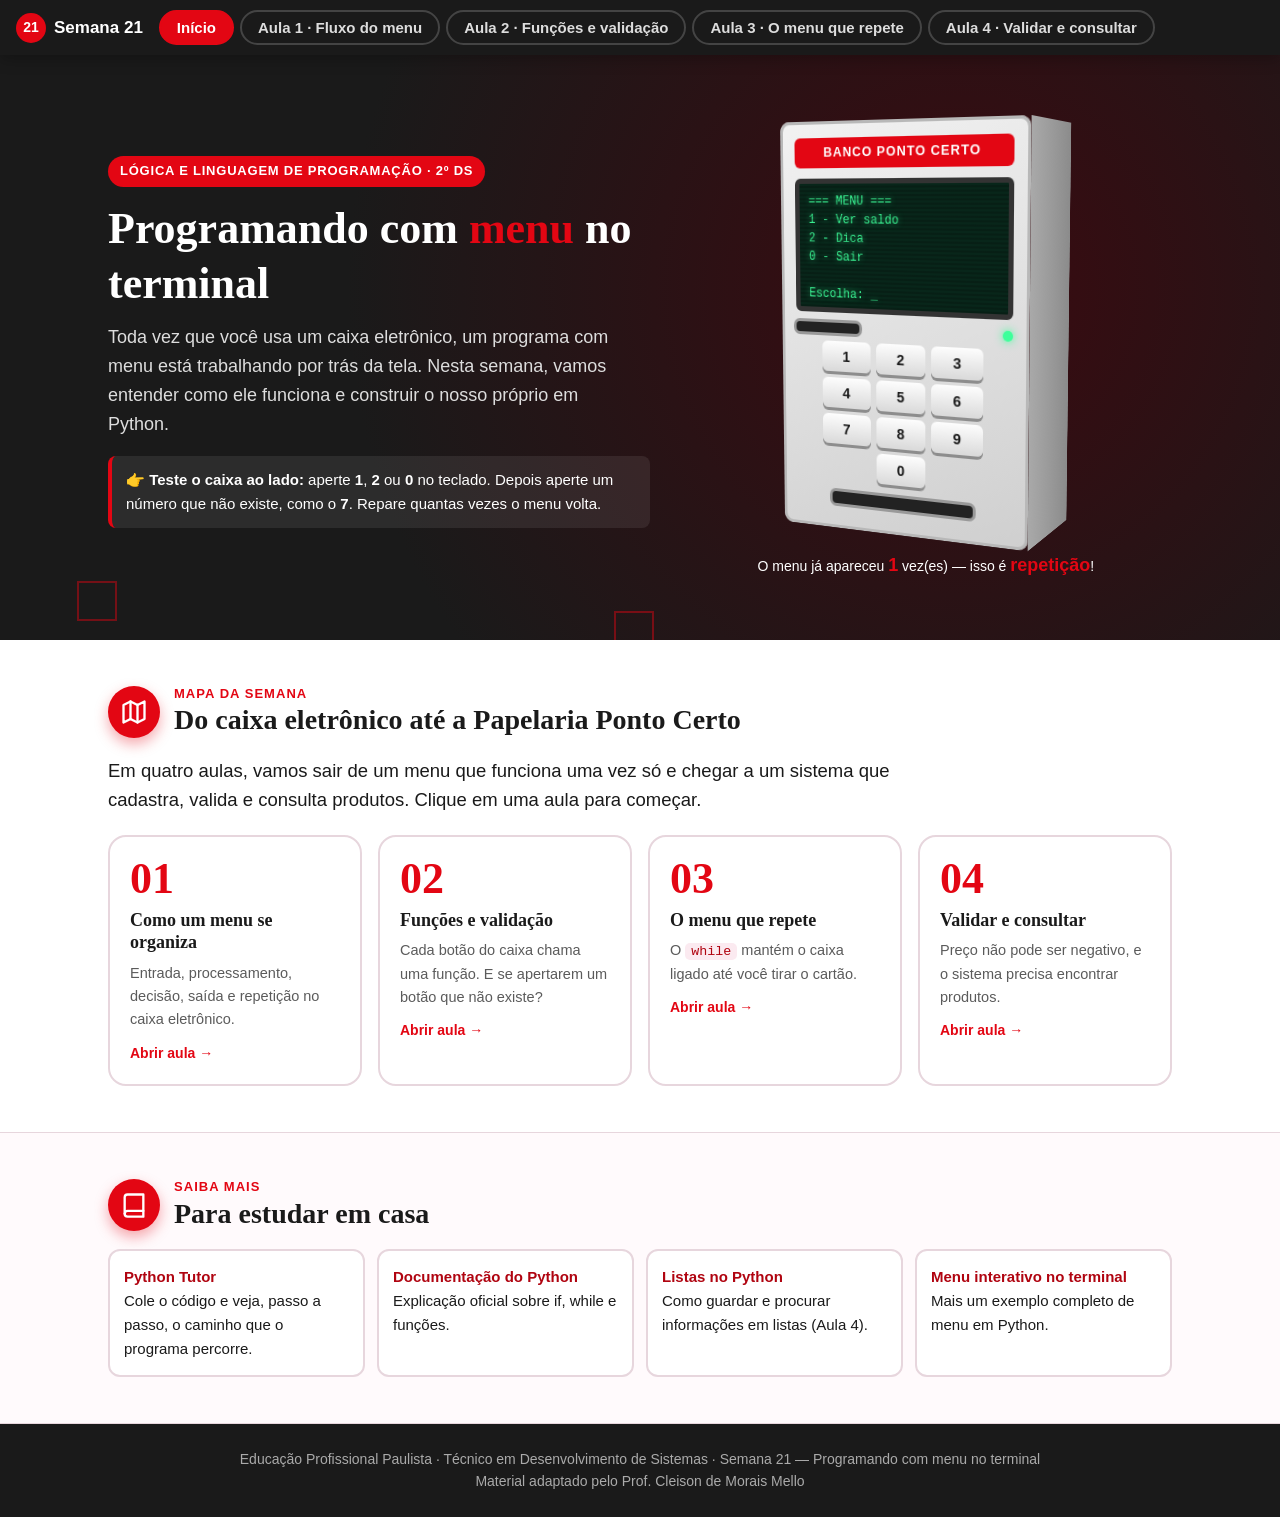
<file: index.html>
<!DOCTYPE html>
<html lang="pt-BR">
<head>
<meta charset="UTF-8">
<meta name="viewport" content="width=device-width, initial-scale=1.0">
<title>Semana 21 – Menu no Terminal</title>
<style>
:root{
  --red:#E30613; --red-d:#B00410; --black:#1A1A1A; --pink:#FBEAF0; --pink-d:#F5D3E0;
  --gray:#5b5b5b; --line:#e7d6dd; --bg:#fffafc;
  --vs-bg:#1e1e1e; --vs-side:#252526; --vs-bar:#323233; --vs-tab:#2d2d2d;
}
*{box-sizing:border-box;margin:0;padding:0}
html{scroll-behavior:smooth}
body{font-family:"Segoe UI",Roboto,Arial,sans-serif;background:var(--bg);color:var(--black);line-height:1.6;font-size:17px}
h1,h2,h3{font-family:"Bookman Old Style","Bookman",Georgia,serif;line-height:1.25}
code,.mono{font-family:Consolas,"Cascadia Code","Courier New",monospace}
p code,li code,td code{background:var(--pink);color:var(--red-d);padding:1px 6px;border-radius:5px;font-size:.92em}

/* ---------- NAV ---------- */
nav{position:sticky;top:0;z-index:50;background:var(--black);display:flex;gap:6px;padding:10px 16px;overflow-x:auto;box-shadow:0 4px 14px rgba(0,0,0,.25)}
nav .brand{color:#fff;font-weight:700;margin-right:10px;white-space:nowrap;display:flex;align-items:center;gap:8px}
nav .brand span{background:var(--red);border-radius:50%;width:30px;height:30px;display:grid;place-items:center;font-size:14px}
nav button{background:transparent;color:#ddd;border:2px solid #444;border-radius:999px;padding:7px 16px;font-size:15px;cursor:pointer;white-space:nowrap;font-weight:600;transition:.2s}
nav button:hover{border-color:var(--red);color:#fff}
nav button.on{background:var(--red);border-color:var(--red);color:#fff}

.page{display:none;animation:fade .5s ease}
.page.on{display:block}
@keyframes fade{from{opacity:0;transform:translateY(14px)}to{opacity:1;transform:none}}
.wrap{max-width:1100px;margin:0 auto;padding:0 18px}

/* ---------- HERO ---------- */
.hero{background:radial-gradient(circle at 75% 40%,#3a0a10 0%,var(--black) 60%);color:#fff;padding:50px 0 60px;overflow:hidden;position:relative}
.hero .wrap{display:grid;grid-template-columns:1.1fr 1fr;gap:30px;align-items:center}
.tag{display:inline-block;background:var(--red);color:#fff;font-weight:700;font-size:13px;letter-spacing:.06em;text-transform:uppercase;padding:5px 12px;border-radius:999px}
.hero h1{font-size:44px;margin:14px 0 12px}
.hero h1 em{color:var(--red);font-style:normal}
.hero p{color:#ddd;font-size:18px;max-width:520px}
.hero .hint{margin-top:18px;background:rgba(255,255,255,.08);border-left:4px solid var(--red);padding:12px 14px;border-radius:8px;font-size:15px}
.cubes span{position:absolute;width:40px;height:40px;border:2px solid rgba(227,6,19,.45);animation:drift 14s linear infinite;transform-style:preserve-3d}
@keyframes drift{0%{transform:translateY(0) rotateX(0) rotateY(0)}100%{transform:translateY(-520px) rotateX(360deg) rotateY(360deg);opacity:0}}

/* ---------- ATM 3D ---------- */
.stage{perspective:1200px;display:flex;justify-content:center;padding:20px 0}
.atm{position:relative;width:260px;height:400px;transform-style:preserve-3d;transform:rotateX(-6deg) rotateY(-24deg);transition:transform .25s ease-out;animation:float 5s ease-in-out infinite}
@keyframes float{0%,100%{translate:0 0}50%{translate:0 -12px}}
.face{position:absolute;backface-visibility:hidden}
.f-front{width:260px;height:400px;left:0;top:0;transform:translateZ(60px);background:linear-gradient(160deg,#f2f2f2,#cfcfcf);border-radius:10px;padding:16px;box-shadow:inset 0 0 0 3px #b8b8b8}
.f-back{width:260px;height:400px;left:0;top:0;transform:rotateY(180deg) translateZ(60px);background:#8f8f8f;border-radius:10px}
.f-right{width:120px;height:400px;left:70px;top:0;transform:rotateY(90deg) translateZ(130px);background:linear-gradient(90deg,#a9a9a9,#8b8b8b)}
.f-left{width:120px;height:400px;left:70px;top:0;transform:rotateY(-90deg) translateZ(130px);background:linear-gradient(90deg,#8b8b8b,#a9a9a9)}
.f-top{width:260px;height:120px;left:0;top:140px;transform:rotateX(90deg) translateZ(200px);background:var(--red)}
.f-bottom{width:260px;height:120px;left:0;top:140px;transform:rotateX(-90deg) translateZ(200px);background:#555}
.atm-head{background:var(--red);color:#fff;text-align:center;font-weight:800;font-size:13px;border-radius:6px;padding:4px;letter-spacing:.08em;margin-bottom:10px}
.screen{background:#08261a;border:5px solid #333;border-radius:6px;height:130px;padding:8px 10px;color:#3dff9a;font-family:Consolas,monospace;font-size:12.5px;line-height:1.45;white-space:pre;overflow:hidden;text-shadow:0 0 6px rgba(61,255,154,.6);position:relative}
.screen::after{content:"";position:absolute;inset:0;background:repeating-linear-gradient(0deg,rgba(0,0,0,.18) 0 2px,transparent 2px 4px);pointer-events:none}
.slots{display:flex;justify-content:space-between;align-items:center;margin:10px 0 8px}
.card-slot{width:70px;height:10px;background:#222;border-radius:4px;box-shadow:0 0 0 3px #999}
.led{width:10px;height:10px;border-radius:50%;background:#3dff9a;box-shadow:0 0 8px #3dff9a;animation:blink 1.4s infinite}
@keyframes blink{50%{opacity:.25}}
.keypad{display:grid;grid-template-columns:repeat(3,1fr);gap:6px;width:170px;margin:0 auto}
.keypad button{height:30px;border:none;border-radius:6px;background:linear-gradient(#fdfdfd,#d9d9d9);box-shadow:0 3px 0 #8d8d8d;font-weight:800;font-size:15px;cursor:pointer;color:var(--black)}
.keypad button:active{transform:translateY(3px);box-shadow:none}
.keypad button.k0{grid-column:2}
.cash{width:150px;height:12px;background:#222;margin:12px auto 0;border-radius:4px;box-shadow:0 0 0 3px #999}
.counter{color:#fff;text-align:center;font-size:14px;margin-top:6px}
.counter b{color:var(--red);font-size:18px}

/* ---------- SECTIONS ---------- */
section.block{padding:46px 0;border-bottom:1px solid var(--line)}
section.block:nth-child(even){background:#fff}
.sec-title{display:flex;align-items:center;gap:14px;margin-bottom:18px}
.ico{flex:none;width:52px;height:52px;border-radius:50%;background:var(--red);display:grid;place-items:center;box-shadow:0 6px 14px rgba(227,6,19,.35)}
.ico svg{width:28px;height:28px;stroke:#fff;fill:none;stroke-width:2;stroke-linecap:round;stroke-linejoin:round}
.sec-title h2{font-size:28px}
.sec-title small{display:block;font-family:"Segoe UI",Arial,sans-serif;color:var(--red);font-size:13px;font-weight:700;letter-spacing:.08em;text-transform:uppercase}
.lead{font-size:18.5px;max-width:860px}
.lead+.lead{margin-top:12px}
.q-big{margin-top:20px;background:var(--black);color:#fff;border-radius:14px;padding:18px 22px;font-size:19px;font-weight:600;display:flex;gap:14px;align-items:center}
.q-big::before{content:"?";flex:none;width:40px;height:40px;border-radius:50%;background:var(--red);display:grid;place-items:center;font-size:22px;font-weight:800}
.note{background:var(--pink);border-left:6px solid var(--red);border-radius:10px;padding:14px 18px;margin-top:18px}
.note b{color:var(--red-d)}
.warn{background:#fff4e5;border-left-color:#f08c00}
.two{display:grid;grid-template-columns:1fr 1fr;gap:26px;align-items:center}
.aula-hero{background:linear-gradient(120deg,var(--black) 0%,#2b0a0e 100%);color:#fff;padding:38px 0}
.aula-hero h1{font-size:36px;margin:10px 0 6px}
.aula-hero p{color:#ddd;max-width:760px}
.meta{display:flex;gap:10px;flex-wrap:wrap;margin-top:14px}
.meta span{background:rgba(255,255,255,.1);border:1px solid rgba(255,255,255,.2);border-radius:999px;padding:4px 12px;font-size:14px}

/* ---------- ILLUSTRATION ---------- */
.illus{background:#fff;border-radius:16px;border:2px solid var(--line);padding:14px}
.illus svg{width:100%;height:auto;display:block}

/* ---------- STAGE CARDS (Aula 1) ---------- */
.steps{display:grid;grid-template-columns:repeat(5,1fr);gap:14px;margin-top:22px;perspective:900px}
.step{background:#fff;border:2px solid var(--line);border-radius:16px;padding:18px 14px;text-align:center;transition:transform .35s,box-shadow .35s;transform-style:preserve-3d;opacity:0;transform:rotateY(-70deg)}
.show .step{opacity:1;transform:none;transition:transform .7s cubic-bezier(.2,.8,.2,1),opacity .7s}
.show .step:nth-child(2){transition-delay:.12s}.show .step:nth-child(3){transition-delay:.24s}.show .step:nth-child(4){transition-delay:.36s}.show .step:nth-child(5){transition-delay:.48s}
.step:hover{transform:translateY(-8px) rotateX(8deg)!important;box-shadow:0 18px 30px rgba(227,6,19,.18);border-color:var(--red)}
.step .n{width:46px;height:46px;border-radius:50%;background:var(--red);color:#fff;font-weight:800;display:grid;place-items:center;margin:0 auto 8px;font-size:20px}
.step h3{font-size:18px;margin-bottom:6px}
.step p{font-size:14.5px;color:var(--gray)}
.step .ex{margin-top:8px;font-size:13.5px;background:var(--pink);border-radius:8px;padding:6px}

/* ---------- FLIP CARDS (Aula 2) ---------- */
.flips{display:grid;grid-template-columns:repeat(4,1fr);gap:16px;margin-top:20px}
.flip{perspective:900px;height:170px;cursor:pointer}
.flip-in{position:relative;width:100%;height:100%;transform-style:preserve-3d;transition:transform .7s cubic-bezier(.3,.8,.3,1)}
.flip:hover .flip-in,.flip.open .flip-in{transform:rotateY(180deg)}
.flip-f,.flip-b{position:absolute;inset:0;border-radius:16px;backface-visibility:hidden;display:flex;flex-direction:column;justify-content:center;align-items:center;padding:14px;text-align:center}
.flip-f{background:var(--vs-bg);color:#dcdcaa;font-family:Consolas,monospace;font-size:17px;box-shadow:0 10px 22px rgba(0,0,0,.25)}
.flip-f small{color:#888;font-family:"Segoe UI",sans-serif;font-size:12px;margin-top:10px}
.flip-b{background:var(--red);color:#fff;transform:rotateY(180deg);font-size:15.5px}
.flip-b b{font-size:17px;margin-bottom:6px}

/* ---------- RING (Aula 3) ---------- */
.ring-stage{perspective:1000px;height:300px;display:flex;align-items:center;justify-content:center;position:relative}
.ring{width:160px;height:96px;position:relative;transform-style:preserve-3d;animation:spin 14s linear infinite}
@keyframes spin{from{transform:rotateX(-12deg) rotateY(0)}to{transform:rotateX(-12deg) rotateY(-360deg)}}
.ring div{position:absolute;inset:0;border-radius:14px;background:var(--black);color:#fff;display:grid;place-items:center;text-align:center;font-weight:700;padding:8px;border:3px solid var(--red);font-size:15px}
.ring div:nth-child(1){transform:rotateY(0) translateZ(180px)}
.ring div:nth-child(2){transform:rotateY(90deg) translateZ(180px)}
.ring div:nth-child(3){transform:rotateY(180deg) translateZ(180px)}
.ring div:nth-child(4){transform:rotateY(270deg) translateZ(180px)}
.ring-center{position:absolute;font-family:Consolas,monospace;background:var(--pink);color:var(--red-d);font-weight:800;padding:8px 14px;border-radius:10px;border:2px dashed var(--red);font-size:16px}

/* ---------- VALIDATION VISOR (Aula 4) ---------- */
.visor-stage{perspective:800px;display:flex;flex-direction:column;align-items:center;gap:14px}
.visor{width:260px;height:120px;position:relative;transform-style:preserve-3d;transition:transform .6s}
.visor .vf{position:absolute;inset:0;border-radius:16px;display:flex;flex-direction:column;align-items:center;justify-content:center;backface-visibility:hidden;font-family:Consolas,monospace}
.visor .v1{background:var(--black);color:#fff;font-size:30px}
.visor .v1 small{font-family:"Segoe UI";font-size:13px;color:#aaa}
.visor .v2{transform:rotateX(180deg);font-size:20px;font-weight:800;color:#fff;text-align:center;padding:10px}
.visor.flipped{transform:rotateX(180deg)}
.lists{display:grid;gap:10px;margin-top:10px}
.lrow{display:flex;gap:8px;align-items:center;flex-wrap:wrap}
.lrow .lname{width:96px;font-family:Consolas,monospace;font-weight:700;font-size:15px}
.cell{width:110px;text-align:center;border:2px solid var(--line);background:#fff;border-radius:10px;padding:8px 4px;font-family:Consolas,monospace;font-size:14.5px;transition:.25s;cursor:pointer}
.cell i{display:block;font-style:normal;font-size:11px;color:var(--gray)}
.cell.hl{background:var(--red);border-color:var(--red);color:#fff;transform:translateY(-4px) scale(1.04)}
.cell.hl i{color:#ffd5d9}

/* ---------- VS CODE ---------- */
.vscode{background:var(--vs-bg);border-radius:12px;overflow:hidden;box-shadow:0 22px 50px rgba(0,0,0,.35);margin-top:20px;transform:perspective(1400px) rotateX(10deg) translateY(30px);opacity:0;transition:transform .9s cubic-bezier(.2,.8,.2,1),opacity .9s}
.vscode.show{transform:none;opacity:1}
.vs-top{background:var(--vs-bar);display:flex;align-items:center;gap:8px;padding:8px 12px;color:#ccc;font-size:13px}
.vs-top i{width:12px;height:12px;border-radius:50%;display:inline-block}
.vs-top .t{margin-left:10px;flex:1;text-align:center}
.vs-body{display:flex}
.vs-side{width:46px;background:var(--vs-side);display:flex;flex-direction:column;align-items:center;gap:16px;padding-top:12px}
.vs-side span{width:22px;height:22px;border:2px solid #858585;border-radius:4px;opacity:.7}
.vs-side span:first-child{border-color:#fff;opacity:1}
.vs-main{flex:1;min-width:0}
.vs-tabs{display:flex;background:var(--vs-tab)}
.vs-tabs div{padding:7px 16px;color:#fff;font-size:13px;background:var(--vs-bg);border-top:2px solid var(--red);display:flex;align-items:center;gap:6px}
.vs-tabs div::before{content:"🐍";font-size:12px}
.vs-code{padding:12px 0;overflow-x:auto;font-family:Consolas,"Cascadia Code",monospace;font-size:15px;line-height:1.65}
.ln{display:flex;white-space:pre;opacity:0;transform:translateX(-10px)}
.vscode.show .ln{opacity:1;transform:none;transition:opacity .35s,transform .35s;transition-delay:calc(var(--i) * 70ms)}
.ln .num{width:44px;text-align:right;padding-right:16px;color:#858585;flex:none;user-select:none}
.ln .c{color:#d4d4d4;padding-right:18px}
.kw{color:#c586c0}.st{color:#ce9178}.cm{color:#6a9955;font-style:italic}.bi{color:#dcdcaa}.fn{color:#dcdcaa}.nm{color:#b5cea8}.df{color:#569cd6}
.vs-status{background:var(--red);color:#fff;font-size:12px;padding:4px 12px;display:flex;justify-content:space-between}
.vs-actions{display:flex;gap:10px;padding:10px 14px;background:var(--vs-side);border-top:1px solid #3c3c3c;flex-wrap:wrap}
.btn{border:none;border-radius:8px;padding:9px 16px;font-weight:700;cursor:pointer;font-size:14.5px;display:inline-flex;gap:8px;align-items:center}
.btn.run{background:#2ea043;color:#fff}
.btn.run:hover{background:#3fb950}
.btn.copy{background:#3c3c3c;color:#ddd}
.btn.copy:hover{background:#505050}
.terminal{background:#0c0c0c;border-top:1px solid #3c3c3c}
.terminal .tt{color:#ccc;font-size:12px;padding:6px 14px;border-bottom:1px solid #2a2a2a;letter-spacing:.06em}
.terminal .tt b{border-bottom:2px solid var(--red);padding-bottom:4px;color:#fff}
.term-body{min-height:150px;max-height:320px;overflow-y:auto;padding:10px 14px;font-family:Consolas,monospace;font-size:15px;color:#e6e6e6;white-space:pre-wrap;cursor:text}
.term-body .in-line{display:flex}
.term-body input{flex:1;background:transparent;border:none;outline:none;color:#ffd866;font-family:inherit;font-size:inherit;caret-color:#ffd866}
.term-body .typed{color:#ffd866}
.term-body .end{color:#888;font-style:italic;margin-top:6px}
.term-body .err{color:#ff6b6b}
.term-body .ph{color:#777}

/* ---------- ANATOMY ---------- */
.anat{display:grid;grid-template-columns:1.2fr 1fr;gap:20px;margin-top:18px;align-items:start}
.anat-code{background:var(--vs-bg);border-radius:12px;padding:18px;font-family:Consolas,monospace;font-size:17px;color:#d4d4d4;line-height:1.9;white-space:pre}
.anat-code .mk{border-radius:5px;padding:1px 3px;cursor:pointer;transition:.2s}
.anat-code .mk:hover,.anat-code .mk.hl{background:var(--red);color:#fff}
.anat-list li{list-style:none;background:#fff;border:2px solid var(--line);border-radius:10px;padding:10px 12px;margin-bottom:8px;cursor:pointer;transition:.2s;font-size:15.5px}
.anat-list li:hover,.anat-list li.hl{border-color:var(--red);background:var(--pink)}
.anat-list b{color:var(--red-d)}

/* ---------- TABLE ---------- */
table.trace{border-collapse:collapse;width:100%;margin-top:16px;background:#fff;border-radius:12px;overflow:hidden;font-size:15.5px}
.trace th{background:var(--black);color:#fff;padding:10px;text-align:left}
.trace td{padding:10px;border-bottom:1px solid var(--line)}
.trace tr:nth-child(even) td{background:var(--pink)}

/* ---------- FLOW ---------- */
.flow-box{background:#fff;border:2px solid var(--line);border-radius:16px;padding:16px;max-width:640px;margin:20px auto 0}
.flow-box svg{width:100%;height:auto}
.nd{fill:var(--black)}
.nd.end{fill:var(--red)}
.nd.bad{fill:#8a1c1c}
.nd.dec{fill:#2f2f2f;stroke:var(--red);stroke-width:3}
.nlabel{fill:#fff;font:600 15px "Segoe UI",Arial,sans-serif;text-anchor:middle}
.elabel{fill:var(--red-d);font:800 15px "Segoe UI",Arial,sans-serif;text-anchor:middle}
.edge{stroke-dasharray:6 6;animation:dash 1.2s linear infinite}
@keyframes dash{to{stroke-dashoffset:-24}}

/* ---------- PRACTICE ---------- */
.practice{display:grid;grid-template-columns:repeat(auto-fit,minmax(220px,1fr));gap:14px;margin-top:18px;counter-reset:p}
.practice div{background:#fff;border:2px solid var(--line);border-radius:14px;padding:16px 16px 16px 60px;position:relative;font-size:15.5px;counter-increment:p}
.practice div::before{content:counter(p);position:absolute;left:14px;top:14px;width:34px;height:34px;border-radius:50%;background:var(--red);color:#fff;font-weight:800;display:grid;place-items:center}

/* ---------- RESUMO ---------- */
.resumo{background:var(--pink);border-radius:18px;padding:26px 30px;border:2px solid var(--pink-d);position:relative}
.resumo::before{content:"";position:absolute;left:0;top:20px;bottom:20px;width:6px;background:var(--red);border-radius:0 6px 6px 0}
.resumo p{font-family:Georgia,"Bookman Old Style",serif;font-size:18px;text-align:justify;margin-bottom:12px}
.resumo p:last-child{margin-bottom:0}

/* ---------- QUIZ ---------- */
.quiz{display:grid;gap:16px;margin-top:10px}
.qcard{background:#fff;border:2px solid var(--line);border-radius:16px;padding:18px}
.qcard h3{font-family:"Segoe UI",Arial,sans-serif;font-size:17.5px;margin-bottom:12px;display:flex;gap:10px}
.qcard h3 span{flex:none;background:var(--black);color:#fff;border-radius:8px;padding:0 9px;font-size:15px;height:26px;display:grid;place-items:center}
.opts{display:grid;grid-template-columns:1fr 1fr;gap:10px}
.opts button{text-align:left;background:#fafafa;border:2px solid #ddd;border-radius:10px;padding:10px 12px;font-size:15.5px;cursor:pointer;display:flex;gap:10px;align-items:flex-start;transition:.15s;color:var(--black)}
.opts button b{flex:none;width:26px;height:26px;border-radius:50%;background:#e8e8e8;display:grid;place-items:center;font-size:13px}
.opts button:hover{border-color:var(--red)}
.opts button.sel{border-color:var(--red);background:var(--pink)}
.opts button.sel b{background:var(--red);color:#fff}
.quiz-foot{display:flex;justify-content:space-between;align-items:center;flex-wrap:wrap;gap:10px;margin-top:6px;color:var(--gray);font-size:15px}
.btn.clear{background:var(--black);color:#fff}

/* ---------- HOME MAP ---------- */
.map{display:grid;grid-template-columns:repeat(4,1fr);gap:16px;margin-top:20px;perspective:1000px}
.mcard{background:#fff;border:2px solid var(--line);border-radius:18px;padding:20px;cursor:pointer;transition:transform .35s,box-shadow .35s,border-color .35s}
.mcard:hover{transform:translateY(-10px) rotateX(10deg);box-shadow:0 20px 34px rgba(0,0,0,.14);border-color:var(--red)}
.mcard .n{font-family:"Bookman Old Style",Georgia,serif;font-size:44px;color:var(--red);font-weight:700;line-height:1}
.mcard h3{font-size:18px;margin:8px 0}
.mcard p{font-size:14.5px;color:var(--gray)}
.mcard .go{margin-top:10px;font-weight:700;color:var(--red);font-size:14px}
.links{display:grid;grid-template-columns:repeat(auto-fit,minmax(240px,1fr));gap:12px;margin-top:14px}
.links a{display:block;background:#fff;border:2px solid var(--line);border-radius:12px;padding:14px;color:var(--black);text-decoration:none;font-size:15px}
.links a:hover{border-color:var(--red)}
.links a b{display:block;color:var(--red-d)}
footer{background:var(--black);color:#aaa;text-align:center;padding:24px;font-size:14px}
.next-btn{display:flex;justify-content:flex-end;padding:26px 0}
.next-btn button{background:var(--red);color:#fff;border:none;border-radius:999px;padding:12px 24px;font-weight:700;font-size:16px;cursor:pointer}

/* ---------- SWITCHES ---------- */
.switches{display:grid;grid-template-columns:repeat(3,1fr);gap:18px;margin-top:20px;perspective:900px}
.sw{background:#fff;border:2px solid var(--line);border-radius:18px;padding:20px;text-align:center;cursor:pointer;transition:transform .4s,border-color .3s,box-shadow .3s;user-select:none}
.sw:hover{transform:translateY(-6px) rotateX(8deg);box-shadow:0 16px 28px rgba(0,0,0,.12)}
.sw.pop{animation:pop .5s}
@keyframes pop{50%{transform:rotateY(180deg) scale(.9)}}
.sw-name{font-family:Consolas,monospace;font-weight:800;font-size:19px}
.sw-toggle{width:84px;height:44px;border-radius:999px;background:#b9b9b9;margin:12px auto;position:relative;transition:.3s;box-shadow:inset 0 3px 6px rgba(0,0,0,.25)}
.sw-toggle i{position:absolute;top:4px;left:4px;width:36px;height:36px;border-radius:50%;background:#fff;box-shadow:0 3px 6px rgba(0,0,0,.3);transition:.3s}
.sw[data-on="1"]{border-color:#2e7d32}
.sw[data-on="1"] .sw-toggle{background:#2e7d32}
.sw[data-on="1"] .sw-toggle i{left:44px}
.sw[data-on="0"]{border-color:var(--red)}
.sw-val{font-family:Consolas,monospace;font-size:22px;font-weight:800}
.sw[data-on="1"] .sw-val{color:#2e7d32}.sw[data-on="0"] .sw-val{color:var(--red)}
.sw p{font-size:15.5px;margin:6px 0}
.sw[data-on="1"] .sw-f,.sw[data-on="0"] .sw-t{display:none}
.sw small{color:var(--gray);font-size:13px}

/* ---------- SHELF / BUSCA ---------- */
.shelf{display:flex;gap:16px;flex-wrap:wrap;margin-top:18px;perspective:800px}
.tbox{width:150px;border-radius:14px;background:var(--black);color:#fff;padding:12px;text-align:center;transition:transform .4s,background .3s,opacity .3s,box-shadow .3s;border:3px solid transparent}
.tbox .ix{font-family:Consolas,monospace;font-size:13px;color:#ffb3ba}
.tbox .pn{font-size:18px;font-weight:800;margin:4px 0}
.tbox .pr{font-family:Consolas,monospace;font-size:14px;color:#ffd866}
.tbox .code{font-family:Consolas,monospace;font-size:11.5px;color:#aaa;margin-top:6px}
.tbox.cur{transform:translateY(-12px) rotateX(14deg);border-color:#ffd866;box-shadow:0 18px 26px rgba(0,0,0,.3)}
.tbox.hit{background:#2e7d32;border-color:#2e7d32;transform:translateY(-12px) scale(1.06)}
.tbox.miss{opacity:.35}
.searcher{display:flex;gap:12px;flex-wrap:wrap;align-items:center;margin-top:18px;font-weight:700}
.searcher select{font-size:16px;padding:8px 10px;border-radius:8px;border:2px solid var(--line);margin-left:6px}
.trace-box{margin-top:14px;background:#0c0c0c;color:#e6e6e6;border-radius:12px;padding:14px 16px;font-family:Consolas,monospace;font-size:15px;min-height:120px;line-height:1.7}
.trace-box .ph2{color:#888;font-family:"Segoe UI",sans-serif}
.trace-box div{animation:fade .35s}
.trace-box .ok{color:#7ee787}.trace-box .no{color:#ff7b72}.trace-box .y{color:#ffd866}

/* ---------- REGISTRO ---------- */
.reg{background:linear-gradient(180deg,#fff 0%,var(--pink) 100%)!important}
.who{display:grid;grid-template-columns:2fr 1fr;gap:14px;margin-top:16px}
.who label,.relato label{font-weight:700;font-size:15px;display:block}
.who input{display:block;width:100%;margin-top:4px;font-size:16px;padding:10px 12px;border:2px solid var(--line);border-radius:10px}
.progress{display:flex;align-items:center;gap:14px;margin:18px 0 6px;font-weight:700}
.pbar{flex:1;height:16px;background:#eee;border-radius:999px;overflow:hidden}
.pbar i{display:block;height:100%;width:0;background:linear-gradient(90deg,var(--red),#ff5a66);transition:width .6s;border-radius:999px}
.mission{background:#fff;border:3px solid var(--line);border-radius:20px;padding:22px;margin-top:20px;transition:border-color .4s,box-shadow .4s}
.mission.done{border-color:#2e7d32;box-shadow:0 0 0 6px rgba(46,125,50,.12)}
.m-head{display:flex;align-items:center;gap:12px;margin-bottom:8px}
.m-num{width:46px;height:46px;border-radius:50%;background:var(--red);color:#fff;font-weight:800;font-size:20px;display:grid;place-items:center;flex:none;transition:.4s}
.mission.done .m-num{background:#2e7d32}
.m-head h3{font-size:21px}
.m-head small{display:block;color:var(--red);font-family:"Segoe UI";font-size:12.5px;font-weight:700;letter-spacing:.06em;text-transform:uppercase}
.mini{background:var(--vs-bg);border-radius:12px;padding:12px 0;margin:12px 0;overflow-x:auto;font-family:Consolas,monospace;font-size:15px;line-height:1.65}
.mini .ln{opacity:1;transform:none}
.slot{display:inline-block;min-width:150px;border:2px dashed #ffd866;border-radius:6px;padding:0 8px;color:#ffd866;text-align:center;animation:pulse 1.4s infinite}
@keyframes pulse{50%{background:rgba(255,216,102,.15)}}
.slot.ok{border-style:solid;border-color:#3fb950;background:rgba(63,185,80,.18);color:#7ee787;animation:none}
.chips{display:flex;flex-wrap:wrap;gap:10px}
.chip{font-family:Consolas,monospace;font-size:15px;border:2px solid var(--black);background:#fff;border-radius:10px;padding:9px 14px;cursor:pointer;transition:.15s;box-shadow:0 4px 0 var(--black);color:var(--black)}
.chip:hover{transform:translateY(-2px)}
.chip:active{transform:translateY(3px);box-shadow:none}
.chip.wrong{border-color:var(--red);color:var(--red);box-shadow:0 4px 0 var(--red);animation:shake .4s}
.chip.right{background:#2e7d32;border-color:#2e7d32;color:#fff;box-shadow:0 4px 0 #1b5e20}
.chip:disabled{cursor:default}
@keyframes shake{25%{transform:translateX(-6px)}75%{transform:translateX(6px)}}
.fb{margin-top:12px;border-radius:10px;padding:10px 14px;font-weight:600;display:none}
.fb.show{display:block;animation:fade .4s}
.fb.no{background:#fde7e9;color:var(--red-d)}
.fb.yes{background:#e6f4ea;color:#1b5e20}
.m-q{margin-top:16px;border-top:2px dashed var(--line);padding-top:14px}
.m-q b{display:block;margin-bottom:6px}
.m-q textarea,.relato textarea{width:100%;font-family:inherit;font-size:16px;padding:10px 12px;border:2px solid var(--line);border-radius:10px;resize:vertical;margin-top:4px}
.m-q textarea:focus,.relato textarea:focus,.who input:focus{outline:none;border-color:var(--red)}
.m-q details{margin-top:6px;color:var(--gray);font-size:14.5px}
.m-q summary{cursor:pointer;color:var(--red-d);font-weight:700}
.m-tests{margin-top:10px;font-size:15px;background:var(--pink);border-radius:10px;padding:10px 14px}
.unlock{margin-top:24px}
.lock-msg{background:var(--black);color:#fff;border-radius:14px;padding:18px;text-align:center;font-weight:700;font-size:17px}
.mt{margin-top:28px;font-size:21px}
.checklist{display:grid;gap:8px;margin-top:10px}
.checklist label{background:#fff;border:2px solid var(--line);border-radius:12px;padding:12px 14px;display:flex;gap:12px;align-items:center;cursor:pointer;font-size:16px}
.checklist input{width:22px;height:22px;accent-color:#2e7d32}
.checklist label:has(input:checked){border-color:#2e7d32;background:#e6f4ea}
.relato{display:grid;gap:12px;margin-top:12px}
.copy-row{display:flex;gap:14px;align-items:center;flex-wrap:wrap;margin-top:16px}
.btn.big{background:var(--red);color:#fff;font-size:17px;padding:14px 22px}
.btn.big:hover{background:var(--red-d)}
#copyOk{font-weight:700;color:#2e7d32}

@media (max-width:860px){
  .switches{grid-template-columns:1fr}
  .hero .wrap,.two,.anat{grid-template-columns:1fr}
  .hero h1{font-size:34px}
  .steps{grid-template-columns:1fr 1fr}
  .flips,.map{grid-template-columns:1fr 1fr}
  .opts{grid-template-columns:1fr}
  .stage{transform:scale(.85)}
}
@media (max-width:520px){
  .steps,.flips,.map{grid-template-columns:1fr}
  .vs-side{display:none}
  .vs-code{font-size:13px}
  .anat-code{font-size:14px}
}
</style>
</head>
<body>

<nav>
  <div class="brand"><span>21</span>Semana 21</div>
  <button data-go="inicio" class="on">Início</button>
  <button data-go="a1">Aula 1 · Fluxo do menu</button>
  <button data-go="a2">Aula 2 · Funções e validação</button>
  <button data-go="a3">Aula 3 · O menu que repete</button>
  <button data-go="a4">Aula 4 · Validar e consultar</button>
</nav>

<!-- =====================================================  INÍCIO  ===================================================== -->
<div class="page on" id="inicio">
  <header class="hero">
    <div class="cubes" aria-hidden="true">
      <span style="left:6%;top:90%;animation-delay:0s"></span>
      <span style="left:22%;top:100%;animation-delay:4s;width:26px;height:26px"></span>
      <span style="left:48%;top:95%;animation-delay:8s"></span>
      <span style="left:88%;top:100%;animation-delay:2s;width:30px;height:30px"></span>
      <span style="left:66%;top:100%;animation-delay:10s;width:20px;height:20px"></span>
    </div>
    <div class="wrap">
      <div>
        <span class="tag">Lógica e Linguagem de Programação · 2º DS</span>
        <h1>Programando com <em>menu</em> no terminal</h1>
        <p>Toda vez que você usa um caixa eletrônico, um programa com menu está trabalhando por trás da tela. Nesta semana, vamos entender como ele funciona e construir o nosso próprio em Python.</p>
        <div class="hint">👉 <b>Teste o caixa ao lado:</b> aperte <b>1</b>, <b>2</b> ou <b>0</b> no teclado. Depois aperte um número que não existe, como o <b>7</b>. Repare quantas vezes o menu volta.</div>
      </div>
      <div>
        <div class="stage">
          <div class="atm" id="atm">
            <div class="face f-back"></div><div class="face f-right"></div><div class="face f-left"></div>
            <div class="face f-top"></div><div class="face f-bottom"></div>
            <div class="face f-front">
              <div class="atm-head">BANCO PONTO CERTO</div>
              <div class="screen" id="atmScreen"></div>
              <div class="slots"><div class="card-slot"></div><div class="led"></div></div>
              <div class="keypad" id="keypad">
                <button>1</button><button>2</button><button>3</button>
                <button>4</button><button>5</button><button>6</button>
                <button>7</button><button>8</button><button>9</button>
                <button class="k0">0</button>
              </div>
              <div class="cash"></div>
            </div>
          </div>
        </div>
        <div class="counter">O menu já apareceu <b id="menuCount">1</b> vez(es) — isso é <b>repetição</b>!</div>
      </div>
    </div>
  </header>

  <section class="block">
    <div class="wrap">
      <div class="sec-title"><div class="ico"><svg viewBox="0 0 24 24"><path d="M3 6l6-3 6 3 6-3v15l-6 3-6-3-6 3z"/><path d="M9 3v15M15 6v15"/></svg></div>
        <h2><small>Mapa da semana</small>Do caixa eletrônico até a Papelaria Ponto Certo</h2></div>
      <p class="lead">Em quatro aulas, vamos sair de um menu que funciona uma vez só e chegar a um sistema que cadastra, valida e consulta produtos. Clique em uma aula para começar.</p>
      <div class="map">
        <div class="mcard" data-go="a1"><div class="n">01</div><h3>Como um menu se organiza</h3><p>Entrada, processamento, decisão, saída e repetição no caixa eletrônico.</p><div class="go">Abrir aula →</div></div>
        <div class="mcard" data-go="a2"><div class="n">02</div><h3>Funções e validação</h3><p>Cada botão do caixa chama uma função. E se apertarem um botão que não existe?</p><div class="go">Abrir aula →</div></div>
        <div class="mcard" data-go="a3"><div class="n">03</div><h3>O menu que repete</h3><p>O <code>while</code> mantém o caixa ligado até você tirar o cartão.</p><div class="go">Abrir aula →</div></div>
        <div class="mcard" data-go="a4"><div class="n">04</div><h3>Validar e consultar</h3><p>Preço não pode ser negativo, e o sistema precisa encontrar produtos.</p><div class="go">Abrir aula →</div></div>
      </div>
    </div>
  </section>

  <section class="block">
    <div class="wrap">
      <div class="sec-title"><div class="ico"><svg viewBox="0 0 24 24"><path d="M4 19.5A2.5 2.5 0 016.5 17H20V3H6.5A2.5 2.5 0 004 5.5z"/><path d="M4 19.5A2.5 2.5 0 006.5 22H20v-5"/></svg></div>
        <h2><small>Saiba mais</small>Para estudar em casa</h2></div>
      <div class="links">
        <a href="https://pythontutor.com/visualize.html" target="_blank"><b>Python Tutor</b>Cole o código e veja, passo a passo, o caminho que o programa percorre.</a>
        <a href="https://docs.python.org/pt-br/3/tutorial/controlflow.html" target="_blank"><b>Documentação do Python</b>Explicação oficial sobre if, while e funções.</a>
        <a href="https://www.hashtagtreinamentos.com/listas-no-python" target="_blank"><b>Listas no Python</b>Como guardar e procurar informações em listas (Aula 4).</a>
        <a href="https://academify.com.br/criar-menu-interativo-terminal-python/" target="_blank"><b>Menu interativo no terminal</b>Mais um exemplo completo de menu em Python.</a>
      </div>
    </div>
  </section>
</div>

<!-- =====================================================  AULA 1  ===================================================== -->
<div class="page" id="a1">
  <div class="aula-hero"><div class="wrap">
    <span class="tag">Aula 1 · SISANO1C1B4S21A1</span>
    <h1>Como um programa com menu se organiza</h1>
    <p>Objetivo: entender que todo programa com menu segue uma sequência de etapas — entrada, processamento, decisão, saída e repetição.</p>
    <div class="meta"><span>⏱ 50 minutos</span><span>👥 Prática em duplas</span><span>🏧 Tema: caixa eletrônico</span></div>
  </div></div>

  <section class="block"><div class="wrap two">
    <div>
      <div class="sec-title"><div class="ico"><svg viewBox="0 0 24 24"><circle cx="12" cy="12" r="9"/><path d="M12 7v5l3 3"/></svg></div><h2><small>Ponto de partida</small>Você no caixa eletrônico</h2></div>
      <p class="lead">Pense na última vez que alguém da sua casa foi ao caixa eletrônico. A pessoa coloca o cartão, digita a senha e aparece uma tela com opções: saldo, saque, extrato. Ela aperta um botão, o caixa “pensa” por alguns segundos e mostra a resposta.</p>
      <p class="lead">Muitos desses sistemas de banco rodam programas criados há décadas, em uma linguagem antiga chamada COBOL. Mesmo sem tela bonita, eles atendem milhões de pessoas por dia sem errar — porque seguem um <b>caminho organizado</b> para cada escolha.</p>
      <div class="q-big">Depois que a pessoa escolhe uma opção, o que o caixa faz antes de mostrar o menu de novo?</div>
    </div>
    <div class="illus">
      <svg viewBox="0 0 400 320" aria-label="Pessoa usando caixa eletrônico">
        <rect x="0" y="270" width="400" height="50" fill="#f3e3ea"/>
        <rect x="200" y="40" width="150" height="240" rx="12" fill="#d6d6d6" stroke="#9a9a9a" stroke-width="3"/>
        <rect x="200" y="40" width="150" height="28" rx="12" fill="#E30613"/><text x="275" y="59" fill="#fff" font-size="13" font-weight="800" text-anchor="middle" font-family="Segoe UI">CAIXA 24h</text>
        <rect x="215" y="80" width="120" height="80" rx="6" fill="#08261a"/>
        <text x="225" y="100" fill="#3dff9a" font-family="Consolas" font-size="11">=== MENU ===</text>
        <text x="225" y="118" fill="#3dff9a" font-family="Consolas" font-size="11">1 - Ver saldo</text>
        <text x="225" y="134" fill="#3dff9a" font-family="Consolas" font-size="11">2 - Sacar</text>
        <text x="225" y="150" fill="#3dff9a" font-family="Consolas" font-size="11">0 - Sair</text>
        <g fill="#f5f5f5" stroke="#999"><rect x="235" y="175" width="22" height="16" rx="3"/><rect x="264" y="175" width="22" height="16" rx="3"/><rect x="293" y="175" width="22" height="16" rx="3"/><rect x="235" y="197" width="22" height="16" rx="3"/><rect x="264" y="197" width="22" height="16" rx="3"/><rect x="293" y="197" width="22" height="16" rx="3"/></g>
        <rect x="235" y="230" width="80" height="8" rx="3" fill="#222"/>
        <g><rect x="250" y="236" width="50" height="22" fill="#79c37b" stroke="#3c8a3e"><animate attributeName="y" values="230;246;246;230" dur="3s" repeatCount="indefinite"/></rect></g>
        <!-- pessoa -->
        <circle cx="110" cy="95" r="28" fill="#8d5a3b"/>
        <path d="M82 92c0-22 56-26 56 0-8-8-48-10-56 0z" fill="#1A1A1A"/>
        <path d="M70 270v-110c0-25 20-38 40-38s40 13 40 38v110z" fill="#E30613"/>
        <path d="M145 160l55 20" stroke="#8d5a3b" stroke-width="14" stroke-linecap="round"><animateTransform attributeName="transform" type="rotate" values="0 145 160;-6 145 160;0 145 160" dur="1.2s" repeatCount="indefinite"/></path>
        <g font-family="Segoe UI" font-weight="800" font-size="22" fill="#E30613"><text x="150" y="40">?</text><text x="170" y="25" font-size="16">?</text></g>
      </svg>
    </div>
  </div></section>

  <section class="block"><div class="wrap">
    <div class="sec-title"><div class="ico"><svg viewBox="0 0 24 24"><path d="M4 6h16M4 12h16M4 18h10"/></svg></div><h2><small>Construindo o conceito</small>As 5 etapas de um programa com menu</h2></div>
    <p class="lead">Quando você pede o saldo no caixa, acontecem cinco coisas, sempre na mesma ordem. Passe o mouse em cada cartão.</p>
    <div class="steps" data-reveal>
      <div class="step"><div class="n">1</div><h3>Entrada</h3><p>O programa recebe uma informação de quem está usando.</p><div class="ex">Você digita <b>1</b> (Ver saldo)</div></div>
      <div class="step"><div class="n">2</div><h3>Processamento</h3><p>O programa trabalha com essa informação.</p><div class="ex">O caixa busca seu saldo no banco</div></div>
      <div class="step"><div class="n">3</div><h3>Decisão</h3><p>O programa escolhe qual caminho seguir.</p><div class="ex">Tem dinheiro para o saque? Sim ou não?</div></div>
      <div class="step"><div class="n">4</div><h3>Saída</h3><p>O programa mostra o resultado.</p><div class="ex">Tela: “Seu saldo é R$ 350,00”</div></div>
      <div class="step"><div class="n">5</div><h3>Repetição</h3><p>O menu volta para uma nova escolha.</p><div class="ex">“Deseja outra operação?”</div></div>
    </div>
    <div class="note"><b>Em Python:</b> a <b>entrada</b> é feita com <code>input()</code>, a <b>decisão</b> com <code>if</code> e a <b>saída</b> com <code>print()</code>. A <b>repetição</b> vamos aprender na Aula 3.</div>
  </div></section>

  <section class="block"><div class="wrap">
    <div class="sec-title"><div class="ico"><svg viewBox="0 0 24 24"><path d="M8 6l-6 6 6 6M16 6l6 6-6 6"/></svg></div><h2><small>Código no VS Code</small>Nosso primeiro caixa eletrônico</h2></div>
    <p class="lead">Este é o programa completo. Clique em <b>▶ Executar</b>, digite uma opção no terminal e aperte <b>Enter</b>. Teste o 1, depois o 0, depois um número qualquer.</p>
    <div class="vscode" data-code="c1" data-file="caixa.py" data-prog="p1"></div>
    <div class="note warn"><b>Repare:</b> depois de uma escolha, o programa <b>acaba</b>. E se você digitar 5, ele não fala nada! Um caixa de verdade não funciona assim — ele avisa o erro e mostra o menu de novo. Vamos resolver isso nas próximas aulas.</div>
    <div class="q-big">O que o programa precisaria fazer para que o menu aparecesse de novo depois de executar uma opção?</div>
  </div></section>

  <section class="block"><div class="wrap">
    <div class="sec-title"><div class="ico"><svg viewBox="0 0 24 24"><rect x="3" y="3" width="7" height="5" rx="1"/><rect x="14" y="16" width="7" height="5" rx="1"/><path d="M6.5 8v4h11v4"/></svg></div><h2><small>Fluxograma</small>O caminho do programa da Aula 1</h2></div>
    <div class="flow-box"><svg id="flow1"></svg></div>
  </div></section>

  <section class="block"><div class="wrap">
    <div class="sec-title"><div class="ico"><svg viewBox="0 0 24 24"><path d="M14.7 6.3a4 4 0 00-5.4 5.4L3 18l3 3 6.3-6.3a4 4 0 005.4-5.4l-2.5 2.5-2.5-2.5z"/></svg></div><h2><small>Colocando em prática · em duplas · 20 min</small>Executando o primeiro programa com menu</h2></div>
    <div class="practice">
      <div>Digite o programa <code>caixa.py</code> no VS Code (ou no ambiente que a turma usa) e execute.</div>
      <div>Teste as opções <b>1</b> e <b>0</b>. Anote o que aparece em cada uma.</div>
      <div>Teste uma opção que não existe, como <b>5</b>. O que acontece? Anote.</div>
      <div>Troque a mensagem do saldo por outra de sua escolha e execute de novo.</div>
    </div>
  </div></section>

  <section class="block"><div class="wrap">
    <div class="sec-title"><div class="ico"><svg viewBox="0 0 24 24"><path d="M12 20h9M16.5 3.5a2.1 2.1 0 013 3L7 19l-4 1 1-4z"/></svg></div><h2><small>Resumo para o caderno</small>O que aprendemos hoje</h2></div>
    <div class="resumo">
      <p>Um programa com menu funciona como um caixa eletrônico: ele mostra opções na tela e espera a pessoa escolher uma. Para responder corretamente, o programa segue sempre o mesmo caminho, dividido em etapas.</p>
      <p>Primeiro vem a <b>entrada</b>, quando o programa recebe a escolha do usuário — em Python, usamos o comando <code>input()</code>. Depois vem o <b>processamento</b>, quando o programa trabalha com essa informação, e a <b>decisão</b>, quando ele compara a opção digitada com as opções do menu usando o <code>if</code>. Por fim, vem a <b>saída</b>, quando o resultado aparece na tela com o <code>print()</code>.</p>
      <p>O programa que construímos hoje ainda tem um limite: ele faz apenas uma operação e termina. Em sistemas de verdade, o menu volta a aparecer para que o usuário possa fazer outra operação. Essa quinta etapa se chama <b>repetição</b>.</p>
    </div>
  </div></section>

  <section class="block"><div class="wrap">
    <div class="sec-title"><div class="ico"><svg viewBox="0 0 24 24"><path d="M9 11l3 3 8-8"/><path d="M20 12v7a2 2 0 01-2 2H5a2 2 0 01-2-2V5a2 2 0 012-2h11"/></svg></div><h2><small>Quiz da Aula 1</small>Pause e responda</h2></div>
    <div class="quiz" data-quiz="q1"></div>
    <div class="next-btn"><button data-go="a2">Ir para a Aula 2 →</button></div>
  </div></section>
</div>

<!-- =====================================================  AULA 2  ===================================================== -->
<div class="page" id="a2">
  <div class="aula-hero"><div class="wrap">
    <span class="tag">Aula 2 · SISANO1C1B4S21A2</span>
    <h1>Por que usar funções e validar entradas</h1>
    <p>Objetivo: perceber como funções deixam o programa organizado e como a validação impede que o programa se perca com opções que não existem.</p>
    <div class="meta"><span>⏱ 50 minutos</span><span>👥 Prática em duplas</span><span>🏧 Tema: caixa eletrônico</span></div>
  </div></div>

  <section class="block"><div class="wrap two">
    <div>
      <div class="sec-title"><div class="ico"><svg viewBox="0 0 24 24"><circle cx="12" cy="12" r="9"/><path d="M12 7v5l3 3"/></svg></div><h2><small>Ponto de partida</small>O caixa que cresceu demais</h2></div>
      <p class="lead">O caixa da Aula 1 tinha só duas opções. Mas um caixa de verdade tem saldo, saque, extrato, Pix, depósito, recarga de celular... Imagine todo esse código escrito em um único bloco, um embaixo do outro. Para achar um erro, você teria que ler tudo.</p>
      <p class="lead">Os bancos resolvem isso dividindo o programa em <b>partes com nome</b>. Cada parte cuida de uma tarefa só. Em programação, essas partes se chamam <b>funções</b>.</p>
      <div class="q-big">O que poderíamos fazer para deixar o programa mais organizado, sem mudar o que ele faz?</div>
    </div>
    <div class="illus">
      <svg viewBox="0 0 400 300" aria-label="Código bagunçado versus organizado">
        <text x="95" y="24" text-anchor="middle" font-family="Segoe UI" font-weight="800" fill="#8a1c1c">Tudo em um bloco</text>
        <rect x="20" y="36" width="150" height="240" rx="10" fill="#1e1e1e"/>
        <g fill="#ce9178"><rect x="32" y="50" width="110" height="7" rx="3"/><rect x="32" y="64" width="80" height="7" rx="3" fill="#c586c0"/><rect x="40" y="78" width="120" height="7" rx="3"/><rect x="32" y="92" width="60" height="7" rx="3" fill="#dcdcaa"/><rect x="40" y="106" width="100" height="7" rx="3"/><rect x="32" y="120" width="125" height="7" rx="3" fill="#c586c0"/><rect x="40" y="134" width="90" height="7" rx="3"/><rect x="32" y="148" width="115" height="7" rx="3" fill="#dcdcaa"/><rect x="40" y="162" width="70" height="7" rx="3"/><rect x="32" y="176" width="120" height="7" rx="3" fill="#c586c0"/><rect x="40" y="190" width="100" height="7" rx="3"/><rect x="32" y="204" width="85" height="7" rx="3"/><rect x="40" y="218" width="118" height="7" rx="3" fill="#dcdcaa"/><rect x="32" y="232" width="95" height="7" rx="3"/><rect x="40" y="246" width="110" height="7" rx="3" fill="#c586c0"/><rect x="32" y="260" width="70" height="7" rx="3"/></g>
        <text x="95" y="160" font-size="44" text-anchor="middle">😵</text>
        <path d="M185 150h30" stroke="#E30613" stroke-width="4" marker-end="url(#arr2)"/>
        <defs><marker id="arr2" viewBox="0 0 10 10" refX="8" refY="5" markerWidth="6" markerHeight="6" orient="auto"><path d="M0 0L10 5L0 10z" fill="#E30613"/></marker></defs>
        <text x="305" y="24" text-anchor="middle" font-family="Segoe UI" font-weight="800" fill="#2e7d32">Em funções</text>
        <g font-family="Consolas" font-size="13">
          <rect x="230" y="36" width="150" height="50" rx="10" fill="#1A1A1A"/><text x="242" y="66" fill="#dcdcaa">mostrar_menu()</text>
          <rect x="230" y="96" width="150" height="50" rx="10" fill="#E30613"/><text x="242" y="126" fill="#fff">ver_saldo()</text>
          <rect x="230" y="156" width="150" height="50" rx="10" fill="#1A1A1A"/><text x="242" y="186" fill="#dcdcaa">sacar()</text>
          <rect x="230" y="216" width="150" height="50" rx="10" fill="#E30613"/><text x="242" y="246" fill="#fff">ver_extrato()</text>
        </g>
      </svg>
    </div>
  </div></section>

  <section class="block"><div class="wrap">
    <div class="sec-title"><div class="ico"><svg viewBox="0 0 24 24"><rect x="3" y="4" width="18" height="16" rx="2"/><path d="M3 10h18M9 4v16"/></svg></div><h2><small>Construindo o conceito</small>Cada botão do caixa chama uma função</h2></div>
    <p class="lead">Uma <b>função</b> reúne instruções que fazem uma mesma tarefa. Cada função tem <b>uma única responsabilidade</b>. Passe o mouse (ou toque) nos cartões para ver o que cada uma faz.</p>
    <div class="flips">
      <div class="flip"><div class="flip-in"><div class="flip-f">mostrar_menu()<small>passe o mouse</small></div><div class="flip-b"><b>Mostra o menu</b>Só exibe as opções na tela. Se precisar mudar uma opção, você muda aqui e em nenhum outro lugar.</div></div></div>
      <div class="flip"><div class="flip-in"><div class="flip-f">ver_saldo()<small>passe o mouse</small></div><div class="flip-b"><b>Mostra o saldo</b>Só exibe quanto dinheiro tem na conta.</div></div></div>
      <div class="flip"><div class="flip-in"><div class="flip-f">sacar()<small>passe o mouse</small></div><div class="flip-b"><b>Faz o saque</b>Só cuida de tirar dinheiro da conta.</div></div></div>
      <div class="flip"><div class="flip-in"><div class="flip-f">opcao_invalida()<small>passe o mouse</small></div><div class="flip-b"><b>Avisa o erro</b>Só mostra a mensagem quando a pessoa aperta um botão que não existe.</div></div></div>
    </div>

    <h3 style="margin-top:34px;font-size:22px">Anatomia de uma função</h3>
    <p class="lead">Clique em cada parte da lista para ver onde ela está no código.</p>
    <div class="anat">
<div class="anat-code"><span class="mk" data-a="1">def</span> <span class="mk" data-a="2">ver_saldo</span><span class="mk" data-a="3">()</span><span class="mk" data-a="4">:</span>
<span class="mk" data-a="5">    print("Seu saldo é R$ 350,00")</span>


<span class="mk" data-a="6">ver_saldo()</span></div>
      <ul class="anat-list">
        <li data-a="1"><b>def</b> — palavra que avisa o Python: “vou criar uma função”.</li>
        <li data-a="2"><b>Nome</b> — diz o que a função faz. Sem espaço e sem acento.</li>
        <li data-a="3"><b>Parênteses ( )</b> — fazem parte de toda função.</li>
        <li data-a="4"><b>Dois-pontos :</b> — abre o bloco da função.</li>
        <li data-a="5"><b>Corpo (com recuo)</b> — os comandos da função ficam afastados para a direita.</li>
        <li data-a="6"><b>Chamada</b> — criar não basta! A função só roda quando é chamada pelo nome.</li>
      </ul>
    </div>
  </div></section>

  <section class="block"><div class="wrap two">
    <div>
      <div class="sec-title"><div class="ico"><svg viewBox="0 0 24 24"><path d="M12 22s8-4 8-10V5l-8-3-8 3v7c0 6 8 10 8 10z"/><path d="M9 12l2 2 4-4"/></svg></div><h2><small>Construindo o conceito</small>Validação: o caixa não aceita qualquer coisa</h2></div>
      <p class="lead">O nosso programa ainda tem um problema: se a pessoa digitar <b>8</b>, ele não faz nada e não avisa nada. A pessoa fica sem saber o que aconteceu.</p>
      <p class="lead"><b>Validar</b> é conferir se a informação digitada faz sentido <b>antes</b> de usar. Se não fizer, o programa avisa: <b>“Opção inválida.”</b> É como o caixa que recusa uma senha errada.</p>
      <div class="note"><b>Tome nota:</b> validar a entrada deixa o programa mais confiável e evita erros causados por informações inesperadas.</div>
    </div>
    <div class="illus">
      <svg viewBox="0 0 360 260" aria-label="Validação de entrada">
        <rect x="20" y="20" width="320" height="220" rx="16" fill="#1A1A1A"/>
        <text x="180" y="54" fill="#fff" font-family="Segoe UI" font-size="16" font-weight="700" text-anchor="middle">Usuário digitou:</text>
        <g font-family="Consolas" font-size="40" font-weight="800" text-anchor="middle">
          <text x="180" y="112" fill="#ffd866"><animate attributeName="opacity" values="1;1;0;0;1" dur="4s" repeatCount="indefinite"/>1</text>
          <text x="180" y="112" fill="#ff6b6b" opacity="0"><animate attributeName="opacity" values="0;0;1;1;0" dur="4s" repeatCount="indefinite"/>8</text>
        </g>
        <g font-family="Segoe UI" font-size="18" font-weight="800" text-anchor="middle">
          <rect x="70" y="140" width="220" height="70" rx="12" fill="#2e7d32"><animate attributeName="fill" values="#2e7d32;#2e7d32;#E30613;#E30613;#2e7d32" dur="4s" repeatCount="indefinite"/></rect>
          <text x="180" y="182" fill="#fff"><animate attributeName="opacity" values="1;1;0;0;1" dur="4s" repeatCount="indefinite"/>✓ Opção válida</text>
          <text x="180" y="182" fill="#fff" opacity="0"><animate attributeName="opacity" values="0;0;1;1;0" dur="4s" repeatCount="indefinite"/>✗ Opção inválida</text>
        </g>
      </svg>
    </div>
  </div></section>

  <section class="block"><div class="wrap">
    <div class="sec-title"><div class="ico"><svg viewBox="0 0 24 24"><path d="M8 6l-6 6 6 6M16 6l6 6-6 6"/></svg></div><h2><small>Código no VS Code</small>Caixa organizado em funções e com validação</h2></div>
    <p class="lead">Mesmo caixa da Aula 1, agora com <b>funções</b> e com <b>validação</b>. Execute e tente digitar 8, “a” ou deixar em branco.</p>
    <div class="vscode" data-code="c2" data-file="caixa.py" data-prog="p2"></div>
    <div class="note"><b>Leia a última condição em voz alta:</b> <code>if opcao != "1" and opcao != "0"</code> quer dizer “se a opção for <b>diferente</b> de 1 <b>e</b> também <b>diferente</b> de 0”. Ou seja: não é nenhuma das opções do menu.</div>
    <div class="q-big">Por que um programa organizado em funções também precisa validar a entrada do usuário?</div>
  </div></section>

  <section class="block"><div class="wrap">
    <div class="sec-title"><div class="ico"><svg viewBox="0 0 24 24"><rect x="3" y="3" width="7" height="5" rx="1"/><rect x="14" y="16" width="7" height="5" rx="1"/><path d="M6.5 8v4h11v4"/></svg></div><h2><small>Fluxograma</small>Programa com validação de entrada</h2></div>
    <div class="flow-box"><svg id="flow2"></svg></div>
  </div></section>

  <section class="block"><div class="wrap">
    <div class="sec-title"><div class="ico"><svg viewBox="0 0 24 24"><path d="M14.7 6.3a4 4 0 00-5.4 5.4L3 18l3 3 6.3-6.3a4 4 0 005.4-5.4l-2.5 2.5-2.5-2.5z"/></svg></div><h2><small>Colocando em prática · em duplas · 20 min</small>Organizando e validando o programa do menu</h2></div>
    <div class="practice">
      <div>Pegue o <code>caixa.py</code> da Aula 1. Crie a função <code>mostrar_menu()</code> e mova para ela os <code>print</code> do menu.</div>
      <div>Crie a função <code>ver_saldo()</code> para mostrar a mensagem da opção 1.</div>
      <div>Execute e confirme que ele continua funcionando igual. Depois, acrescente a verificação que mostra <b>“Opção inválida.”</b> quando digitarem algo diferente de 1 ou 0.</div>
      <div>Execute de novo e teste várias entradas: 1, 0, 8, uma letra, e só Enter.</div>
    </div>
  </div></section>

  <section class="block"><div class="wrap">
    <div class="sec-title"><div class="ico"><svg viewBox="0 0 24 24"><path d="M12 20h9M16.5 3.5a2.1 2.1 0 013 3L7 19l-4 1 1-4z"/></svg></div><h2><small>Resumo para o caderno</small>O que aprendemos hoje</h2></div>
    <div class="resumo">
      <p>À medida que um programa cresce, deixar todo o código em um único bloco torna difícil ler, corrigir e mudar. Para organizar, usamos <b>funções</b>: blocos de código com um nome, criados com a palavra <code>def</code>, que fazem uma tarefa só. A função <code>mostrar_menu()</code>, por exemplo, só mostra o menu. Se for preciso mudar uma opção, a mudança é feita em um único lugar.</p>
      <p>Uma função só funciona quando é <b>chamada</b> pelo nome. Em um programa com menu, cada opção escolhida pode chamar uma função diferente, assim como cada botão do caixa eletrônico leva a uma operação diferente.</p>
      <p>Além de organizado, o programa precisa ser confiável. Por isso fazemos a <b>validação</b>: antes de executar uma ação, o programa confere se a opção digitada existe no menu. Se não existir, ele avisa “Opção inválida” em vez de ficar em silêncio.</p>
    </div>
  </div></section>

  <section class="block"><div class="wrap">
    <div class="sec-title"><div class="ico"><svg viewBox="0 0 24 24"><path d="M9 11l3 3 8-8"/><path d="M20 12v7a2 2 0 01-2 2H5a2 2 0 01-2-2V5a2 2 0 012-2h11"/></svg></div><h2><small>Quiz da Aula 2</small>Pause e responda</h2></div>
    <div class="quiz" data-quiz="q2"></div>
    <div class="next-btn"><button data-go="a3">Ir para a Aula 3 →</button></div>
  </div></section>
</div>

<!-- =====================================================  AULA 3  ===================================================== -->
<div class="page" id="a3">
  <div class="aula-hero"><div class="wrap">
    <span class="tag">Aula 3 · SISANO1C1B4S21A3</span>
    <h1>Construindo o menu do projeto</h1>
    <p>Objetivo: fazer o menu repetir com o <code style="background:#333;color:#ffd866">while</code> até o usuário escolher sair — primeiro no caixa eletrônico, depois na Papelaria Ponto Certo.</p>
    <div class="meta"><span>⏱ 50 minutos</span><span>👥 Prática em duplas · 40 min</span><span>🏧 Caixa → 📒 Papelaria</span></div>
  </div></div>

  <section class="block"><div class="wrap two">
    <div>
      <div class="sec-title"><div class="ico"><svg viewBox="0 0 24 24"><circle cx="12" cy="12" r="9"/><path d="M12 7v5l3 3"/></svg></div><h2><small>Ponto de partida</small>O caixa que expulsa você</h2></div>
      <p class="lead">Imagine um caixa eletrônico que, depois de mostrar o saldo, devolvesse o cartão e desligasse. Para sacar, você teria que colocar o cartão e digitar a senha de novo. Ninguém aguentaria!</p>
      <p class="lead">Até agora, o nosso programa faz exatamente isso: uma operação e acabou. Hoje vamos fazer o menu <b>continuar aparecendo enquanto a pessoa quiser</b>, até ela escolher <b>0 - Sair</b>.</p>
      <div class="q-big">O que garante que o menu continue aparecendo até o usuário escolher sair?</div>
    </div>
    <div>
      <div class="ring-stage">
        <div class="ring"><div>1. Mostrar menu</div><div>2. Receber opção</div><div>3. Executar a função</div><div>4. Voltar ao início</div></div>
        <div class="ring-center">while opcao != "0"</div>
      </div>
      <p style="text-align:center;color:var(--gray);font-size:15px">O <code>while</code> gira o ciclo sem parar, até a opção ser 0.</p>
    </div>
  </div></section>

  <section class="block"><div class="wrap">
    <div class="sec-title"><div class="ico"><svg viewBox="0 0 24 24"><path d="M17 1l4 4-4 4"/><path d="M3 11V9a4 4 0 014-4h14M7 23l-4-4 4-4"/><path d="M21 13v2a4 4 0 01-4 4H3"/></svg></div><h2><small>Construindo o conceito</small>O <code>while</code>: “enquanto”</h2></div>
    <p class="lead"><code>while</code> em inglês quer dizer <b>enquanto</b>. Ele repete um bloco de código <b>enquanto</b> uma condição for verdadeira. No caixa, a regra é: <b>enquanto</b> a opção for diferente de 0, mostre o menu de novo.</p>
    <table class="trace">
      <tr><th>Volta</th><th>Valor de <code style="background:none;color:#ffd866">opcao</code> antes</th><th><code style="background:none;color:#ffd866">opcao != "0"</code>?</th><th>O que acontece</th></tr>
      <tr><td>1ª</td><td><code>""</code> (vazio)</td><td>Verdadeiro ✔</td><td>Entra no loop, mostra o menu. Usuário digita <b>1</b> → vê o saldo</td></tr>
      <tr><td>2ª</td><td><code>"1"</code></td><td>Verdadeiro ✔</td><td>Mostra o menu de novo. Usuário digita <b>2</b> → vê a dica</td></tr>
      <tr><td>3ª</td><td><code>"2"</code></td><td>Verdadeiro ✔</td><td>Mostra o menu de novo. Usuário digita <b>0</b> → “Encerrando...”</td></tr>
      <tr><td>—</td><td><code>"0"</code></td><td>Falso ✘</td><td><b>Sai do loop.</b> O programa termina.</td></tr>
    </table>
    <div class="note"><b>Por que começar com <code>opcao = ""</code>?</b> Porque o <code>while</code> precisa conferir a variável logo na primeira vez. Se ela não existir, o Python dá erro. Começando vazia, ela é diferente de "0" e o loop começa.</div>
    <div class="note warn"><b>Cuidado com o loop infinito!</b> O <code>input()</code> precisa ficar <b>dentro</b> do <code>while</code>. Se ficar fora, a opção nunca muda e o menu aparece para sempre. Se isso acontecer, aperte <b>Ctrl + C</b> no terminal para parar.</div>
  </div></section>

  <section class="block"><div class="wrap">
    <div class="sec-title"><div class="ico"><svg viewBox="0 0 24 24"><path d="M8 6l-6 6 6 6M16 6l6 6-6 6"/></svg></div><h2><small>Código no VS Code</small>Caixa eletrônico que não desliga</h2></div>
    <p class="lead">Repare que tudo o que vem depois do <code>while</code> está com recuo: é o bloco que se repete. Execute e use o caixa várias vezes antes de sair. Aqui também aparece o <code>elif</code> (“senão, se”) e o <code>else</code> (“senão”), que deixam a validação mais curta.</p>
    <div class="vscode" data-code="c3" data-file="caixa.py" data-prog="p3"></div>
  </div></section>

  <section class="block"><div class="wrap two">
    <div>
      <div class="sec-title"><div class="ico"><svg viewBox="0 0 24 24"><path d="M3 9l1-5h16l1 5"/><path d="M4 9v11h16V9"/><path d="M9 20v-6h6v6"/></svg></div><h2><small>Projeto</small>Agora é na Papelaria Ponto Certo</h2></div>
      <p class="lead">A <b>Papelaria Ponto Certo</b> precisa de um sistema simples para cadastrar seus produtos. É a mesma ideia do caixa: um menu que repete, com uma função para cada opção.</p>
      <p class="lead">Para guardar os produtos, usamos uma <b>lista</b>: <code>produtos = []</code>. Ela começa vazia. O comando <code>produtos.append((nome, preco))</code> coloca um produto novo no final da lista, como colocar um item numa prateleira. O nome e o preço vão <b>juntos</b>, dentro de parênteses, como uma etiqueta colada no produto.</p>
      <p class="lead">Repare também que agora a função recebe a lista entre os parênteses: <code>cadastrar_produto(produtos)</code>. É como <b>entregar a prateleira</b> para a função colocar o produto nela.</p>
    </div>
    <div class="illus">
      <svg viewBox="0 0 380 240" aria-label="Prateleira da papelaria representando uma lista">
        <text x="190" y="26" text-anchor="middle" font-family="Consolas" font-size="16" font-weight="700" fill="#1A1A1A">produtos = [ ... ]</text>
        <rect x="20" y="150" width="340" height="12" rx="4" fill="#8a5a3b"/>
        <rect x="20" y="40" width="10" height="160" fill="#8a5a3b"/><rect x="350" y="40" width="10" height="160" fill="#8a5a3b"/>
        <g font-family="Segoe UI" font-size="13" font-weight="700" text-anchor="middle">
          <g><rect x="50" y="80" width="70" height="70" rx="8" fill="#E30613"/><text x="85" y="120" fill="#fff">caneta</text><text x="85" y="182" fill="#5b5b5b">posição 0</text></g>
          <g><rect x="150" y="80" width="70" height="70" rx="8" fill="#1A1A1A"/><text x="185" y="120" fill="#fff">caderno</text><text x="185" y="182" fill="#5b5b5b">posição 1</text></g>
          <g><rect x="250" y="80" width="70" height="70" rx="8" fill="#E30613"><animate attributeName="y" values="-80;80;80" keyTimes="0;.3;1" dur="3s" repeatCount="indefinite"/></rect><text x="285" y="120" fill="#fff"><animate attributeName="y" values="-40;120;120" keyTimes="0;.3;1" dur="3s" repeatCount="indefinite"/>borracha</text><text x="285" y="182" fill="#5b5b5b">posição 2</text></g>
        </g>
        <text x="190" y="225" text-anchor="middle" font-family="Consolas" font-size="14" fill="#B00410">produtos.append(("borracha", 1.0))</text>
      </svg>
    </div>
  </div>
  <div class="wrap">
    <div class="vscode" data-code="c3b" data-file="papelaria.py" data-prog="p3b"></div>
  </div></section>

  <section class="block"><div class="wrap">
    <div class="sec-title"><div class="ico"><svg viewBox="0 0 24 24"><rect x="3" y="3" width="7" height="5" rx="1"/><rect x="14" y="16" width="7" height="5" rx="1"/><path d="M6.5 8v4h11v4"/></svg></div><h2><small>Fluxograma</small>O menu com repetição</h2></div>
    <div class="flow-box"><svg id="flow3"></svg></div>
  </div></section>

  <section class="block"><div class="wrap">
    <div class="sec-title"><div class="ico"><svg viewBox="0 0 24 24"><path d="M14.7 6.3a4 4 0 00-5.4 5.4L3 18l3 3 6.3-6.3a4 4 0 005.4-5.4l-2.5 2.5-2.5-2.5z"/></svg></div><h2><small>Colocando em prática · em duplas · 40 min</small>Construindo o menu do projeto: Papelaria Ponto Certo</h2></div>
    <div class="practice">
      <div>Abram o Roteiro de Atividade Prática.</div>
      <div>Retomem o programa das aulas anteriores (o menu com funções e validação).</div>
      <div>Criem a lista <code>produtos = []</code> e a função <code>cadastrar_produto()</code>.</div>
      <div>Coloquem o menu dentro do <code>while</code>, liguem a função à opção 1 e testem cadastrando 3 produtos.</div>
      <div>Observem e anotem como a repetição (<code>while</code>), a decisão (<code>if</code>) e as funções trabalham juntas.</div>
    </div>
  </div></section>

  <section class="block"><div class="wrap">
    <div class="sec-title"><div class="ico"><svg viewBox="0 0 24 24"><path d="M12 20h9M16.5 3.5a2.1 2.1 0 013 3L7 19l-4 1 1-4z"/></svg></div><h2><small>Resumo para o caderno</small>O que aprendemos hoje</h2></div>
    <div class="resumo">
      <p>Um caixa eletrônico não desliga depois de cada operação: ele mostra o menu de novo até a pessoa escolher sair. Para fazer isso em Python, usamos a estrutura de repetição <code>while</code>, que significa “enquanto”. Ela repete um bloco de código enquanto uma condição for verdadeira.</p>
      <p>No nosso menu, a condição é <code>while opcao != "0"</code>: enquanto a opção for diferente de zero, o programa mostra o menu, recebe a escolha e chama a função certa. Quando o usuário digita 0, a condição fica falsa e o programa sai da repetição. Antes do <code>while</code>, criamos a variável <code>opcao</code> vazia para que o loop possa começar.</p>
      <p>No projeto da Papelaria Ponto Certo, usamos essa mesma ideia para cadastrar produtos. Os produtos ficam guardados em uma <b>lista</b>, e o comando <code>append()</code> coloca cada novo produto no final dela. Assim, repetição, decisão e funções trabalham juntas no mesmo programa.</p>
    </div>
  </div></section>

  <section class="block"><div class="wrap">
    <div class="sec-title"><div class="ico"><svg viewBox="0 0 24 24"><path d="M9 11l3 3 8-8"/><path d="M20 12v7a2 2 0 01-2 2H5a2 2 0 01-2-2V5a2 2 0 012-2h11"/></svg></div><h2><small>Quiz da Aula 3</small>Pause e responda</h2></div>
    <div class="quiz" data-quiz="q3"></div>
    <div class="next-btn"><button data-go="a4">Ir para a Aula 4 →</button></div>
  </div></section>
</div>

<!-- =====================================================  AULA 4  ===================================================== -->
<div class="page" id="a4">
  <div class="aula-hero"><div class="wrap">
    <span class="tag">Aula 4 · SISANO1C1B4S21A4</span>
    <h1>Ampliando o sistema com validação e consulta de produtos</h1>
    <p>Objetivo: deixar o cadastro mais confiável (sem preço errado), criar a consulta de produtos e manter tudo funcionando no mesmo menu.</p>
    <div class="meta"><span>⏱ 50 minutos</span><span>👥 Em duplas · 45 min</span><span>📒 Papelaria Ponto Certo</span><span>📝 Vale como Atividade de Registro</span></div>
  </div></div>

  <section class="block"><div class="wrap two">
    <div>
      <div class="sec-title"><div class="ico"><svg viewBox="0 0 24 24"><circle cx="12" cy="12" r="9"/><path d="M12 7v5l3 3"/></svg></div><h2><small>Ponto de partida</small>O caixa diz “não”</h2></div>
      <p class="lead">Tente sacar <b>R$ -50</b> num caixa eletrônico. O caixa recusa e pede outro valor. Ele <b>não deixa a informação errada entrar</b>.</p>
      <p class="lead">A papelaria precisa do mesmo cuidado: um produto com preço <b>0</b> ou <b>negativo</b> não existe. Hoje o sistema vai ganhar duas melhorias: <b>validar o preço</b> e <b>consultar produtos pelo nome</b>.</p>
    </div>
    <div class="visor-stage">
      <div class="visor" id="visor">
        <div class="vf v1"><small>Preço do produto</small><span id="vval">R$ -5.00</span></div>
        <div class="vf v2" id="vres">✗ Preço inválido!</div>
      </div>
      <p style="text-align:center;color:var(--gray);font-size:15px;max-width:300px">Só passa preço <b>maior que zero</b>.</p>
    </div>
  </div></section>

  <section class="block"><div class="wrap">
    <div class="sec-title"><div class="ico"><svg viewBox="0 0 24 24"><rect x="2" y="7" width="20" height="10" rx="5"/><circle cx="16" cy="12" r="3"/></svg></div><h2><small>Ideia-chave da aula</small>O interruptor: variável que é True ou False</h2></div>
    <p class="lead">O programa de hoje usa três <b>interruptores</b>. Um interruptor é uma variável que só pode valer <code>True</code> (ligado, verdadeiro) ou <code>False</code> (desligado, falso). O <code>while</code> olha para o interruptor para saber se continua ou para. <b>Clique em cada interruptor</b> para ligar e desligar.</p>
    <div class="switches">
      <div class="sw" data-on="1"><div class="sw-name">continuar</div><div class="sw-toggle"><i></i></div><div class="sw-val"></div><p class="sw-t">O menu continua aparecendo.</p><p class="sw-f">O menu para. O sistema é encerrado.</p><small>Usado no menu principal</small></div>
      <div class="sw" data-on="0"><div class="sw-name">preco_valido</div><div class="sw-toggle"><i></i></div><div class="sw-val"></div><p class="sw-t">O preço está certo. Pode cadastrar!</p><p class="sw-f">O preço ainda não está certo. Pede de novo.</p><small>Usado no cadastro</small></div>
      <div class="sw" data-on="0"><div class="sw-name">encontrado</div><div class="sw-toggle"><i></i></div><div class="sw-val"></div><p class="sw-t">Achou o produto. Pode parar de procurar.</p><p class="sw-f">Ainda não achou. Continua procurando.</p><small>Usado na consulta</small></div>
    </div>
    <div class="note"><b>A palavrinha <code>not</code> inverte o valor:</b> <code>not False</code> vira <code>True</code>, e <code>not True</code> vira <code>False</code>. Então <code>while not preco_valido</code> se lê: “<b>enquanto o preço NÃO for válido</b>, repita”.</div>
  </div></section>

  <section class="block"><div class="wrap">
    <div class="sec-title"><div class="ico"><svg viewBox="0 0 24 24"><path d="M12 22s8-4 8-10V5l-8-3-8 3v7c0 6 8 10 8 10z"/><path d="M9 12l2 2 4-4"/></svg></div><h2><small>Construindo o conceito</small>Validar o preço: perguntar até acertar</h2></div>
    <p class="lead">Na Aula 2, o <code>if</code> só avisava o erro <b>uma vez</b>. Agora queremos que o programa <b>pergunte de novo até</b> receber um preço certo. Por isso usamos o <code>while</code>. Clique em cada parte:</p>
    <div class="anat">
<div class="anat-code"><span class="mk" data-b="1">preco_valido = False</span>

<span class="mk" data-b="2">while not preco_valido:</span>
<span class="mk" data-b="3">    preco = float(input("Preço: "))</span>
<span class="mk" data-b="4">    if preco &gt; 0:</span>
<span class="mk" data-b="4">        preco_valido = True</span>
<span class="mk" data-b="5">    else:</span>
<span class="mk" data-b="5">        print("Preço inválido.")</span></div>
      <ul class="anat-list">
        <li data-b="1"><b>Começa desligado.</b> Ainda não temos preço nenhum, então ele não é válido.</li>
        <li data-b="2"><b>Enquanto NÃO for válido</b>, repete o bloco.</li>
        <li data-b="3"><b>Pede o preço.</b> O <code>float()</code> transforma o que foi digitado em número.</li>
        <li data-b="4"><b>Preço maior que zero?</b> Liga o interruptor. Na próxima conferida, o <code>while</code> para.</li>
        <li data-b="5"><b>Senão</b>, avisa o erro e o <code>while</code> pergunta de novo.</li>
      </ul>
    </div>
    <div class="note warn"><b>Atenção ao digitar o preço:</b> em Python, os centavos usam <b>ponto</b>: <code>2.50</code>. Se digitar <code>2,50</code> ou uma palavra, o programa para com o erro <code>ValueError</code>.</div>
  </div></section>

  <section class="block"><div class="wrap">
    <div class="sec-title"><div class="ico"><svg viewBox="0 0 24 24"><circle cx="11" cy="11" r="7"/><path d="M21 21l-4.5-4.5"/></svg></div><h2><small>Construindo o conceito</small>Consultar: procurar caixa por caixa</h2></div>
    <p class="lead">Cada produto é guardado como um <b>par</b>: <code>(nome, preço)</code>, como uma etiqueta de preço colada no produto. Para pegar o nome do produto da posição 1, usamos <code>produtos[1][0]</code>. Para pegar o preço, <code>produtos[1][1]</code>.</p>
    <div class="shelf" id="shelf"></div>
    <div class="searcher">
      <label>Procurar: <select id="busca"><option>caneta</option><option selected>caderno</option><option>borracha</option><option>mochila</option></select></label>
      <button class="btn run" id="buscaGo">▶ Procurar passo a passo</button>
    </div>
    <div class="trace-box" id="traceBox"><div class="ph2">Escolha um produto e clique em “Procurar passo a passo”.</div></div>
    <div class="note"><b>Por que o <code>while</code> confere duas coisas ao mesmo tempo?</b> <code>i &lt; len(produtos)</code> evita procurar depois do fim da lista (daria erro). <code>not encontrado</code> faz parar assim que acha o produto. Como estão ligadas por <code>and</code>, a busca só continua se <b>as duas</b> forem verdadeiras.</div>
  </div></section>

  <!-- =================== ATIVIDADE DE REGISTRO =================== -->
  <section class="block reg" id="registro"><div class="wrap">
    <div class="sec-title"><div class="ico"><svg viewBox="0 0 24 24"><path d="M14 2H6a2 2 0 00-2 2v16a2 2 0 002 2h12a2 2 0 002-2V8z"/><path d="M14 2v6h6M9 15l2 2 4-4"/></svg></div><h2><small>Atividade de Registro · em duplas · 45 min</small>Ampliando o sistema da Papelaria Ponto Certo</h2></div>
    <p class="lead">São <b>3 missões</b>. Em cada uma, falta um pedaço do código. <b>Clique na peça certa</b> para completar. Depois responda a pergunta usando o começo de frase que já está pronto.</p>
    <div class="who">
      <label>Nome da dupla <input type="text" id="regNome" placeholder="Ex.: Ana e João"></label>
      <label>Turma <input type="text" id="regTurma" placeholder="Ex.: 2º DS"></label>
    </div>
    <div class="progress"><div class="pbar"><i id="pfill"></i></div><span id="ptext">0 de 3 missões concluídas</span></div>
    <div id="missions"></div>

    <div class="unlock" id="unlock">
      <div class="lock-msg" id="lockMsg">🔒 Complete as 3 missões para liberar o programa completo.</div>
      <div id="fullCode" style="display:none">
        <h3 class="mt">🎉 Programa completo liberado! Agora teste no terminal:</h3>
        <div class="vscode" data-code="c4" data-file="papelaria.py" data-prog="p4"></div>
        <table class="trace">
          <tr><th>Teste</th><th>O que digitar</th><th>O que deve acontecer</th></tr>
          <tr><td>1</td><td>1 → caneta → 2.5</td><td>“Produto cadastrado com sucesso!”</td></tr>
          <tr><td>2</td><td>1 → lápis → -3, depois 0, depois 1.5</td><td>Avisa “Preço inválido” duas vezes e cadastra com 1.5</td></tr>
          <tr><td>3</td><td>2 → caneta</td><td>“Produto encontrado: caneta - R$ 2.50”</td></tr>
          <tr><td>4</td><td>2 → mochila</td><td>“Produto não encontrado.”</td></tr>
          <tr><td>5</td><td>9</td><td>“Opção inválida.” e o menu volta</td></tr>
          <tr><td>6</td><td>0</td><td>“Encerrando o sistema...” e o programa termina</td></tr>
        </table>
      </div>
    </div>

    <h3 class="mt">✅ Checklist: o programa de vocês...</h3>
    <div class="checklist" id="checklist">
      <label><input type="checkbox"> aceita apenas preços maiores que zero.</label>
      <label><input type="checkbox"> faz o cadastro corretamente.</label>
      <label><input type="checkbox"> encontra produtos que existem.</label>
      <label><input type="checkbox"> avisa quando o produto não é encontrado.</label>
      <label><input type="checkbox"> continua mostrando o menu depois de cada operação.</label>
    </div>

    <h3 class="mt">📝 Registro no AVA: relato da semana</h3>
    <p class="lead">Complete cada frase com as suas palavras. No final, clique em <b>Copiar tudo</b> e cole no AVA.</p>
    <div class="relato">
      <label>1. No começo da semana…<textarea rows="2" data-rel>No começo da semana, o nosso programa mostrava um menu, mas </textarea></label>
      <label>2. Com as funções e a validação…<textarea rows="2" data-rel>Depois, usamos funções para </textarea></label>
      <label>3. Com o while…<textarea rows="2" data-rel>Com o while, o menu passou a </textarea></label>
      <label>4. No final…<textarea rows="2" data-rel>No final, o sistema da Papelaria Ponto Certo consegue </textarea></label>
    </div>
    <div class="copy-row"><button class="btn big" id="copyAll">⧉ Copiar tudo (respostas + relato) para o AVA</button><span id="copyOk"></span></div>
  </div></section>

  <section class="block"><div class="wrap">
    <div class="sec-title"><div class="ico"><svg viewBox="0 0 24 24"><rect x="3" y="3" width="7" height="5" rx="1"/><rect x="14" y="16" width="7" height="5" rx="1"/><path d="M6.5 8v4h11v4"/></svg></div><h2><small>Fluxograma</small>O sistema completo da papelaria</h2></div>
    <div class="flow-box"><svg id="flow4"></svg></div>
  </div></section>

  <section class="block"><div class="wrap">
    <div class="sec-title"><div class="ico"><svg viewBox="0 0 24 24"><path d="M12 20h9M16.5 3.5a2.1 2.1 0 013 3L7 19l-4 1 1-4z"/></svg></div><h2><small>Resumo para o caderno</small>O que aprendemos hoje</h2></div>
    <div class="resumo">
      <p>Assim como o caixa eletrônico recusa um saque de valor negativo, um bom sistema não deixa informações erradas entrarem. No cadastro da Papelaria Ponto Certo, usamos uma variável chamada <code>preco_valido</code>, que funciona como um interruptor: começa em <code>False</code> e só muda para <code>True</code> quando o preço digitado é maior que zero. O comando <code>while not preco_valido</code> faz o programa pedir o preço de novo enquanto ele não for válido.</p>
      <p>Também criamos a <b>consulta</b>. Cada produto fica guardado na lista como um par (nome, preço). Para procurar, o programa olha a lista caixa por caixa, usando um contador <code>i</code>. A busca para em duas situações: quando a lista acaba ou quando o produto é encontrado. Por isso o <code>while</code> confere as duas coisas ao mesmo tempo, ligadas pelo <code>and</code>.</p>
      <p>A nova função de consulta foi ligada à opção 2 do menu sem mudar o resto do programa. Isso mostra a vantagem de organizar o código em funções: o sistema cresce, mas a estrutura principal continua a mesma. O menu repete enquanto o interruptor <code>continuar</code> estiver ligado e termina quando o usuário escolhe 0.</p>
    </div>
  </div></section>

  <section class="block"><div class="wrap">
    <div class="sec-title"><div class="ico"><svg viewBox="0 0 24 24"><path d="M9 11l3 3 8-8"/><path d="M20 12v7a2 2 0 01-2 2H5a2 2 0 01-2-2V5a2 2 0 012-2h11"/></svg></div><h2><small>Quiz da Aula 4</small>Pause e responda</h2></div>
    <div class="quiz" data-quiz="q4"></div>
  </div></section>
</div>

<footer>Educação Profissional Paulista · Técnico em Desenvolvimento de Sistemas · Semana 21 — Programando com menu no terminal<br>Material adaptado pelo Prof. Cleison de Morais Mello</footer>

<script>
/* =============================== CÓDIGOS =============================== */
const CODES = {
c1:`print("=== CAIXA ELETRÔNICO ===")
print("1 - Ver saldo")
print("0 - Sair")

opcao = input("Escolha: ")

if opcao == "1":
    print("Seu saldo é R$ 350,00")

if opcao == "0":
    print("Encerrando... retire seu cartão.")`,

c2:`def mostrar_menu():
    print("=== CAIXA ELETRÔNICO ===")
    print("1 - Ver saldo")
    print("0 - Sair")

def ver_saldo():
    print("Seu saldo é R$ 350,00")

mostrar_menu()

opcao = input("Escolha: ")

if opcao == "1":
    ver_saldo()

if opcao == "0":
    print("Encerrando... retire seu cartão.")

if opcao != "1" and opcao != "0":
    print("Opção inválida.")`,

c3:`def mostrar_menu():
    print()
    print("=== CAIXA ELETRÔNICO ===")
    print("1 - Ver saldo")
    print("2 - Dica de segurança")
    print("0 - Sair")

def ver_saldo():
    print("Seu saldo é R$ 350,00")

def dica_seguranca():
    print("Nunca aceite ajuda de estranhos no caixa!")

opcao = ""

while opcao != "0":
    mostrar_menu()
    opcao = input("Escolha: ")

    if opcao == "1":
        ver_saldo()
    elif opcao == "2":
        dica_seguranca()
    elif opcao == "0":
        print("Encerrando... retire seu cartão.")
    else:
        print("Opção inválida.")`,

c3b:`def mostrar_menu(total):
    print()
    print("=== PAPELARIA PONTO CERTO ===")
    print("Produtos cadastrados:", total)
    print("1 - Cadastrar produto")
    print("0 - Sair")

def cadastrar_produto(produtos):
    nome = input("Nome do produto: ")
    preco = float(input("Preço do produto: "))
    produtos.append((nome, preco))
    print("Produto cadastrado com sucesso!")

produtos = []
opcao = ""

while opcao != "0":
    mostrar_menu(len(produtos))
    opcao = input("Escolha uma opção: ")

    if opcao == "1":
        cadastrar_produto(produtos)
    elif opcao == "0":
        print("Encerrando o sistema...")
    else:
        print("Opção inválida.")`,

c4:`def mostrar_menu(total):
    print()
    print("=== PAPELARIA PONTO CERTO ===")
    print("Produtos cadastrados:", total)
    print("1 - Cadastrar produto")
    print("2 - Consultar produto")
    print("0 - Sair")

def cadastrar_produto(produtos):
    nome = input("Nome do produto: ")
    preco_valido = False

    while not preco_valido:
        preco = float(input("Preço do produto (maior que zero): "))
        if preco > 0:
            preco_valido = True
        else:
            print("Preço inválido. Digite um valor maior que zero.")

    produtos.append((nome, preco))
    print("Produto cadastrado com sucesso!")

def consultar_produto(produtos):
    nome_busca = input("Digite o nome do produto: ")
    encontrado = False
    i = 0

    while i < len(produtos) and not encontrado:
        if produtos[i][0] == nome_busca:
            print(f"Produto encontrado: {produtos[i][0]} - R$ {produtos[i][1]:.2f}")
            encontrado = True
        i += 1

    if not encontrado:
        print("Produto não encontrado.")

produtos = []
continuar = True

while continuar:
    mostrar_menu(len(produtos))
    opcao = input("Escolha uma opção: ")

    if opcao == "1":
        cadastrar_produto(produtos)
    elif opcao == "2":
        consultar_produto(produtos)
    elif opcao == "0":
        continuar = False
        print("Encerrando o sistema...")
    else:
        print("Opção inválida.")`
};

/* =============================== PROGRAMAS SIMULADOS =============================== */
const pyFloat = n => Number.isInteger(n) ? n.toFixed(1) : String(n);
class PyErr extends Error{}
function toFloat(s){
  const t=s.trim();
  if(t==='' || isNaN(Number(t))) throw new PyErr(`ValueError: could not convert string to float: '${s}'`);
  return Number(t);
}
const PROGS = {
  p1: async t=>{
    t.print("=== CAIXA ELETRÔNICO ==="); t.print("1 - Ver saldo"); t.print("0 - Sair");
    const op = await t.input("Escolha: ");
    if(op==="1") t.print("Seu saldo é R$ 350,00");
    if(op==="0") t.print("Encerrando... retire seu cartão.");
  },
  p2: async t=>{
    t.print("=== CAIXA ELETRÔNICO ==="); t.print("1 - Ver saldo"); t.print("0 - Sair");
    const op = await t.input("Escolha: ");
    if(op==="1") t.print("Seu saldo é R$ 350,00");
    if(op==="0") t.print("Encerrando... retire seu cartão.");
    if(op!=="1" && op!=="0") t.print("Opção inválida.");
  },
  p3: async t=>{
    let op="";
    while(op!=="0"){
      t.print(""); t.print("=== CAIXA ELETRÔNICO ==="); t.print("1 - Ver saldo"); t.print("2 - Dica de segurança"); t.print("0 - Sair");
      op = await t.input("Escolha: ");
      if(op==="1") t.print("Seu saldo é R$ 350,00");
      else if(op==="2") t.print("Nunca aceite ajuda de estranhos no caixa!");
      else if(op==="0") t.print("Encerrando... retire seu cartão.");
      else t.print("Opção inválida.");
    }
  },
  p3b: async t=>{
    const produtos=[]; let op="";
    while(op!=="0"){
      t.print(""); t.print("=== PAPELARIA PONTO CERTO ==="); t.print("Produtos cadastrados: "+produtos.length); t.print("1 - Cadastrar produto"); t.print("0 - Sair");
      op = await t.input("Escolha uma opção: ");
      if(op==="1"){ const nome=await t.input("Nome do produto: "); const preco=toFloat(await t.input("Preço do produto: ")); produtos.push([nome,preco]); t.print("Produto cadastrado com sucesso!"); }
      else if(op==="0") t.print("Encerrando o sistema...");
      else t.print("Opção inválida.");
    }
  },
  p4: async t=>{
    const produtos=[]; let continuar=true;
    while(continuar){
      t.print(""); t.print("=== PAPELARIA PONTO CERTO ==="); t.print("Produtos cadastrados: "+produtos.length); t.print("1 - Cadastrar produto"); t.print("2 - Consultar produto"); t.print("0 - Sair");
      const op = await t.input("Escolha uma opção: ");
      if(op==="1"){
        const nome=await t.input("Nome do produto: "); let ok=false, preco;
        while(!ok){ preco=toFloat(await t.input("Preço do produto (maior que zero): ")); if(preco>0) ok=true; else t.print("Preço inválido. Digite um valor maior que zero."); }
        produtos.push([nome,preco]); t.print("Produto cadastrado com sucesso!");
      } else if(op==="2"){
        const busca=await t.input("Digite o nome do produto: "); let achou=false, i=0;
        while(i<produtos.length && !achou){ if(produtos[i][0]===busca){ t.print("Produto encontrado: "+produtos[i][0]+" - R$ "+produtos[i][1].toFixed(2)); achou=true; } i++; }
        if(!achou) t.print("Produto não encontrado.");
      } else if(op==="0"){ continuar=false; t.print("Encerrando o sistema..."); }
      else t.print("Opção inválida.");
    }
  }
};

/* =============================== SYNTAX HIGHLIGHT =============================== */
function esc(s){return s.replace(/&/g,'&amp;').replace(/</g,'&lt;').replace(/>/g,'&gt;')}
function hl(line){
  const re=/(#.*$)|("[^"]*")|\b(def)\b|\b(while|if|elif|else|return|in|and|or|not)\b|\b(print|input|float|int|len)\b(?=\()|\b(\d+(?:\.\d+)?)\b|\b([a-z_][a-z0-9_]*)(?=\()/g;
  let out='',last=0,m;
  while((m=re.exec(line))){
    out+=esc(line.slice(last,m.index));
    const v=esc(m[0]);
    out+= m[1]?`<span class="cm">${v}</span>`: m[2]?`<span class="st">${v}</span>`: m[3]?`<span class="df">${v}</span>`: m[4]?`<span class="kw">${v}</span>`: m[5]?`<span class="bi">${v}</span>`: m[6]?`<span class="nm">${v}</span>`:`<span class="fn">${v}</span>`;
    last=re.lastIndex;
  }
  return out+esc(line.slice(last));
}

/* =============================== VS CODE + TERMINAL =============================== */
document.querySelectorAll('.vscode').forEach(box=>{
  const code=CODES[box.dataset.code], file=box.dataset.file, prog=PROGS[box.dataset.prog];
  const lines=code.split('\n').map((l,i)=>`<div class="ln" style="--i:${Math.min(i,18)}"><span class="num">${i+1}</span><span class="c">${hl(l)||' '}</span></div>`).join('');
  box.innerHTML=`
    <div class="vs-top"><i style="background:#ff5f57"></i><i style="background:#febc2e"></i><i style="background:#28c840"></i><span class="t">${file} — semana21 — Visual Studio Code</span></div>
    <div class="vs-body"><div class="vs-side"><span></span><span></span><span></span><span></span></div>
      <div class="vs-main"><div class="vs-tabs"><div>${file}</div></div><div class="vs-code">${lines}</div></div></div>
    <div class="vs-actions"><button class="btn run">▶ Executar</button><button class="btn copy">⧉ Copiar código</button></div>
    <div class="terminal"><div class="tt"><b>TERMINAL</b></div><div class="term-body"><span class="ph">PS C:\\semana21&gt; Clique em ▶ Executar para rodar o ${file}</span></div></div>
    <div class="vs-status"><span>⎇ main</span><span>Python 3 · UTF-8</span></div>`;
  const body=box.querySelector('.term-body');
  let run=0;
  function start(){
    run++; const my=run; body.innerHTML='';
    const add=(txt,cls)=>{const d=document.createElement('div'); if(cls)d.className=cls; d.textContent=txt; body.appendChild(d); body.scrollTop=body.scrollHeight;};
    add(`PS C:\\semana21> python ${file}`,'ph');
    const t={
      print:(s='')=>{ if(my===run) add(s===''?' ':s); },
      input:p=>new Promise(res=>{
        if(my!==run) return;
        const d=document.createElement('div'); d.className='in-line';
        const sp=document.createElement('span'); sp.textContent=p;
        const inp=document.createElement('input'); inp.type='text'; inp.autocomplete='off'; inp.spellcheck=false;
        d.append(sp,inp); body.appendChild(d); body.scrollTop=body.scrollHeight;
        inp.focus({preventScroll:true});
        inp.addEventListener('keydown',e=>{ if(e.key==='Enter'){ const v=inp.value; const s2=document.createElement('span'); s2.className='typed'; s2.textContent=v; inp.replaceWith(s2); res(v);} });
      })
    };
    prog(t).then(()=>{ if(my===run) add('>>> Programa encerrado. Clique em ▶ Executar para rodar de novo.','end'); })
      .catch(err=>{ if(my!==run) return; add('Traceback (most recent call last):','err'); add(err.message,'err'); add('>>> O programa parou por causa do erro. Lembre: use ponto nos centavos (2.50).','end'); });
  }
  box.querySelector('.run').onclick=start;
  box.querySelector('.copy').onclick=e=>{
    const b=e.currentTarget;
    const done=()=>{b.textContent='✔ Copiado!'; setTimeout(()=>b.textContent='⧉ Copiar código',1600);};
    if(navigator.clipboard) navigator.clipboard.writeText(code).then(done).catch(()=>fallback());
    else fallback();
    function fallback(){const ta=document.createElement('textarea'); ta.value=code; document.body.appendChild(ta); ta.select(); try{document.execCommand('copy');}catch(_){} ta.remove(); done();}
  };
  body.onclick=()=>{const i=body.querySelector('input'); if(i) i.focus({preventScroll:true});};
});

/* =============================== REVEAL =============================== */
const io=new IntersectionObserver(es=>es.forEach(e=>{ if(e.isIntersecting){ e.target.classList.add('show'); io.unobserve(e.target);} }),{threshold:.15});
function observeAll(){ document.querySelectorAll('.page.on .vscode:not(.show), .page.on [data-reveal]:not(.show)').forEach(el=>io.observe(el)); }

/* =============================== NAV =============================== */
function go(id){
  document.querySelectorAll('.page').forEach(p=>p.classList.toggle('on',p.id===id));
  document.querySelectorAll('nav button').forEach(b=>b.classList.toggle('on',b.dataset.go===id));
  window.scrollTo({top:0});
  setTimeout(observeAll,60);
}
document.querySelectorAll('[data-go]').forEach(el=>el.addEventListener('click',()=>go(el.dataset.go)));

/* =============================== ATM 3D =============================== */
(function(){
  const atm=document.getElementById('atm'), scr=document.getElementById('atmScreen'), cnt=document.getElementById('menuCount');
  let count=1, busy=false;
  const MENU="=== MENU ===\n1 - Ver saldo\n2 - Dica\n0 - Sair\n\nEscolha: _";
  scr.textContent=MENU;
  function back(ms){ setTimeout(()=>{ scr.textContent=MENU; count++; cnt.textContent=count; busy=false; },ms); }
  document.querySelectorAll('#keypad button').forEach(b=>b.addEventListener('click',()=>{
    if(busy) return; busy=true; const k=b.textContent;
    if(k==='1'){ scr.textContent="Escolha: 1\n\nSeu saldo é:\nR$ 350,00"; back(2000); }
    else if(k==='2'){ scr.textContent="Escolha: 2\n\nNunca aceite\najuda de estranhos\nno caixa!"; back(2200); }
    else if(k==='0'){ scr.textContent="Escolha: 0\n\nEncerrando...\nRetire seu cartão.\nObrigado!"; setTimeout(()=>{ scr.textContent="\n\n  INSIRA SEU\n  CARTÃO..."; },2000); back(3600); }
    else { scr.textContent=`Escolha: ${k}\n\n*** OPÇÃO ***\n*** INVÁLIDA ***`; back(1800); }
  }));
  const hero=document.querySelector('.hero');
  hero.addEventListener('mousemove',e=>{
    const r=hero.getBoundingClientRect(); const x=(e.clientX-r.left)/r.width-.5, y=(e.clientY-r.top)/r.height-.5;
    atm.style.transform=`rotateX(${-6 - y*14}deg) rotateY(${-24 + x*40}deg)`;
  });
  hero.addEventListener('mouseleave',()=>atm.style.transform='');
})();

/* =============================== ANATOMIA =============================== */
function anat(attr){
  document.querySelectorAll(`[data-${attr}]`).forEach(el=>{
    const on=()=>{ document.querySelectorAll(`[data-${attr}]`).forEach(x=>x.classList.toggle('hl',x.dataset[attr]===el.dataset[attr])); };
    el.addEventListener('mouseenter',on); el.addEventListener('click',on);
  });
}
anat('a'); anat('b');
document.querySelectorAll('.flip').forEach(f=>f.addEventListener('click',()=>f.classList.toggle('open')));

/* =============================== VISOR (AULA 4) =============================== */
(function(){
  const vals=[[-5,false],[0,false],[3.5,true],[-12,false],[18.9,true]];
  let i=0; const v=document.getElementById('visor'), val=document.getElementById('vval'), res=document.getElementById('vres');
  function tick(){
    const [n,ok]=vals[i%vals.length]; v.classList.remove('flipped');
    setTimeout(()=>{ val.textContent='R$ '+n.toFixed(2); res.textContent= ok?'✓ Preço aceito!\nProduto cadastrado':'✗ Preço inválido!\nDigite de novo'; res.style.background= ok?'#2e7d32':'#E30613'; res.style.whiteSpace='pre-line'; },300);
    setTimeout(()=>v.classList.add('flipped'),1500);
    i++;
  }
  tick(); setInterval(tick,3600);
})();

/* =============================== INTERRUPTORES (AULA 4) =============================== */
document.querySelectorAll('.sw').forEach(sw=>{
  const val=sw.querySelector('.sw-val');
  const draw=()=>val.textContent= sw.dataset.on==='1'?'True':'False';
  draw();
  sw.addEventListener('click',()=>{ sw.dataset.on= sw.dataset.on==='1'?'0':'1'; draw(); sw.classList.remove('pop'); void sw.offsetWidth; sw.classList.add('pop'); });
});

/* =============================== PRATELEIRA + BUSCA PASSO A PASSO (AULA 4) =============================== */
(function(){
  const itens=[["caneta",2.5],["caderno",18.9],["borracha",1.0]];
  const shelf=document.getElementById('shelf'), box=document.getElementById('traceBox');
  shelf.innerHTML=itens.map((p,i)=>`<div class="tbox" data-i="${i}"><div class="ix">posição ${i}</div><div class="pn">${p[0]}</div><div class="pr">R$ ${p[1].toFixed(2)}</div><div class="code">produtos[${i}][0] · produtos[${i}][1]</div></div>`).join('');
  const boxes=[...shelf.children];
  let token=0;
  const sleep=ms=>new Promise(r=>setTimeout(r,ms));
  document.getElementById('buscaGo').addEventListener('click',async()=>{
    const my=++token, alvo=document.getElementById('busca').value;
    const say=(h)=>{ if(my!==token) return; const d=document.createElement('div'); d.innerHTML=h; box.appendChild(d); };
    box.innerHTML=''; boxes.forEach(b=>b.className='tbox');
    say(`nome_busca = <span class="y">"${alvo}"</span> · encontrado = <span class="no">False</span> · i = 0`);
    let i=0, achou=false;
    while(true){
      await sleep(1100); if(my!==token) return;
      const c1=i<itens.length, c2=!achou;
      say(`while <span class="y">${i} &lt; 3</span> ${c1?'<span class="ok">✔</span>':'<span class="no">✘</span>'} and <span class="y">not encontrado</span> ${c2?'<span class="ok">✔</span>':'<span class="no">✘</span>'}`);
      if(!(c1&&c2)) break;
      boxes.forEach(b=>b.classList.remove('cur')); boxes[i].classList.add('cur');
      await sleep(1100); if(my!==token) return;
      if(itens[i][0]===alvo){
        achou=true; boxes[i].classList.remove('cur'); boxes[i].classList.add('hit');
        say(`&nbsp;&nbsp;produtos[${i}][0] é "${itens[i][0]}" → <span class="ok">é igual! encontrado = True</span>`);
      } else {
        boxes[i].classList.remove('cur'); boxes[i].classList.add('miss');
        say(`&nbsp;&nbsp;produtos[${i}][0] é "${itens[i][0]}" → <span class="no">não é "${alvo}"</span>, i passa a ${i+1}`);
      }
      if(achou) say(`&nbsp;&nbsp;i passa a ${i+1}`);
      i++;
    }
    if(achou){ const p=itens.find(x=>x[0]===alvo); say(`<span class="ok">Produto encontrado: ${p[0]} - R$ ${p[1].toFixed(2)}</span> → parou porque <b>achou</b>.`); }
    else say(`<span class="no">Produto não encontrado.</span> → parou porque <b>a lista acabou</b>.`);
  });
})();

/* =============================== MISSÕES DA ATIVIDADE DE REGISTRO =============================== */
const MISSIONS=[
 {parte:"Parte 2",titulo:"Tornando o cadastro mais confiável",
  pede:"Complete a condição do <code>while</code> para o programa continuar pedindo o preço <b>enquanto ele não for válido</b>.",
  code:`def cadastrar_produto(produtos):
    nome = input("Nome do produto: ")
    preco_valido = False

    while @@:
        preco = float(input("Preço do produto (maior que zero): "))
        if preco > 0:
            preco_valido = True
        else:
            print("Preço inválido. Digite um valor maior que zero.")

    produtos.append((nome, preco))
    print("Produto cadastrado com sucesso!")`,
  chips:["preco_valido","not preco_valido","preco > 0","True"], certo:1,
  dicas:["Quase! O interruptor começa em False, então o while nem começaria. Falta uma palavrinha que inverte o valor.","","A variável preco ainda nem existe antes do while! Use o interruptor preco_valido.","Com True o while repete para sempre, mesmo quando o preço estiver certo."],
  ok:"Isso! <b>while not preco_valido</b> = enquanto o preço NÃO for válido, pergunte de novo.",
  pergunta:"Por que a validação do preço utiliza uma estrutura de repetição?",
  inicio:"Porque, se a pessoa digitar um preço errado, o programa precisa ",
  ajuda:"pedir de novo · até · maior que zero · não deixa cadastrar errado"},
 {parte:"Parte 3",titulo:"Ligando a consulta ao menu",
  pede:"Ligue a função de consulta à <b>opção 2</b> do menu principal.",
  code:`while continuar:
    mostrar_menu(len(produtos))
    opcao = input("Escolha uma opção: ")

    if opcao == "1":
        cadastrar_produto(produtos)
    elif opcao == "2":
        @@
    elif opcao == "0":
        continuar = False
    else:
        print("Opção inválida.")`,
  chips:["cadastrar_produto(produtos)","consultar_produto(produtos)","continuar = False","print(\"Consultar\")"], certo:1,
  dicas:["Essa já é a opção 1! A opção 2 é a de consultar.","","Isso desligaria o menu. Esse é o trabalho da opção 0.","Isso só escreve uma palavra na tela, não procura nada. Chame a função!"],
  ok:"Isso! Bastou <b>uma linha</b> chamando a função para o sistema ganhar a consulta.",
  testes:"Depois de liberar o programa completo: cadastre pelo menos <b>dois produtos</b>, consulte <b>um que existe</b> e <b>um que não existe</b>.",
  pergunta:"Como a nova função amplia o sistema sem modificar a estrutura principal do menu?",
  inicio:"Porque bastou chamar a função consultar_produto na opção 2, e o resto do menu ",
  ajuda:"continua igual · elif · função separada · organizado"},
 {parte:"Parte 4",titulo:"Fazendo a busca do produto",
  pede:"Complete a condição: a busca continua <b>enquanto ainda houver produtos para olhar</b> e o produto <b>ainda não tiver sido encontrado</b>.",
  code:`def consultar_produto(produtos):
    nome_busca = input("Digite o nome do produto: ")
    encontrado = False
    i = 0

    while @@:
        if produtos[i][0] == nome_busca:
            print(f"Produto encontrado: {produtos[i][0]} - R$ {produtos[i][1]:.2f}")
            encontrado = True
        i += 1

    if not encontrado:
        print("Produto não encontrado.")`,
  chips:["i < len(produtos)","not encontrado","i < len(produtos) and not encontrado","i < len(produtos) or encontrado"], certo:2,
  dicas:["Falta uma parte: a busca também precisa parar quando ACHAR o produto.","Falta uma parte: a busca também precisa parar quando a LISTA ACABAR, senão dá erro.","","Com or, basta uma ser verdadeira e a busca não para direito. As DUAS precisam ser verdadeiras."],
  ok:"Isso! A busca só continua se <b>as duas</b> forem verdadeiras: ainda tem produto na lista <b>e</b> ainda não achou.",
  pergunta:"Por que a condição do while verifica duas situações ao mesmo tempo?",
  inicio:"Porque a busca precisa parar em dois casos: quando ",
  ajuda:"a lista acaba · o produto é encontrado · and · as duas precisam ser verdadeiras"}
];
(function(){
  const host=document.getElementById('missions'), done=new Set();
  host.innerHTML=MISSIONS.map((m,k)=>{
    const lines=m.code.split('\n').map((l,i)=>`<div class="ln"><span class="num">${i+1}</span><span class="c">${hl(l).replace('@@','<span class="slot" data-k="'+k+'">?</span>')||' '}</span></div>`).join('');
    return `<div class="mission" data-k="${k}">
      <div class="m-head"><div class="m-num">${k+1}</div><h3><small>Missão ${k+1} · ${m.parte}</small>${m.titulo}</h3></div>
      <p>${m.pede}</p>
      <div class="mini">${lines}</div>
      <div class="chips">${m.chips.map((c,j)=>`<button class="chip" data-j="${j}">${esc(c)}</button>`).join('')}</div>
      <div class="fb"></div>
      ${m.testes?`<div class="m-tests">🧪 ${m.testes}</div>`:''}
      <div class="m-q"><b>✍️ ${m.pergunta}</b><textarea rows="3" data-ans="${k}">${esc(m.inicio)}</textarea>
      <details><summary>Precisa de ajuda? Palavras que podem entrar na resposta</summary>${m.ajuda}</details></div>
    </div>`;}).join('');
  host.querySelectorAll('.mission').forEach(card=>{
    const k=+card.dataset.k, m=MISSIONS[k], fb=card.querySelector('.fb'), slot=card.querySelector('.slot');
    card.querySelectorAll('.chip').forEach(ch=>ch.addEventListener('click',()=>{
      if(done.has(k)) return;
      const j=+ch.dataset.j;
      if(j===m.certo){
        ch.classList.add('right'); slot.textContent=m.chips[j]; slot.classList.add('ok');
        card.classList.add('done'); fb.className='fb show yes'; fb.innerHTML='✔ '+m.ok;
        card.querySelectorAll('.chip').forEach(c=>c.disabled=true);
        done.add(k); progress();
      } else {
        ch.classList.remove('wrong'); void ch.offsetWidth; ch.classList.add('wrong');
        fb.className='fb show no'; fb.innerHTML='✘ Ainda não. '+m.dicas[j];
      }
    }));
  });
  function progress(){
    const n=done.size;
    document.getElementById('pfill').style.width=(n/3*100)+'%';
    document.getElementById('ptext').textContent=`${n} de 3 missões concluídas`;
    if(n===3){ document.getElementById('lockMsg').style.display='none'; document.getElementById('fullCode').style.display='block'; observeAll(); }
  }
  window.__missionDone=done;
})();

/* =============================== COPIAR PARA O AVA =============================== */
document.getElementById('copyAll').addEventListener('click',()=>{
  const v=id=>document.getElementById(id).value.trim();
  const done=window.__missionDone;
  let t=`ATIVIDADE DE REGISTRO – Semana 21 – Aula 4\nAmpliando o sistema da Papelaria Ponto Certo\nDupla: ${v('regNome')||'—'}   Turma: ${v('regTurma')||'—'}\n`;
  MISSIONS.forEach((m,k)=>{
    t+=`\n${m.parte} – ${m.titulo}\n`;
    t+=`Código que completa: ${done.has(k)?m.chips[m.certo]:'(missão não concluída)'}\n`;
    t+=`${m.pergunta}\nResposta: ${document.querySelector(`[data-ans="${k}"]`).value.trim()}\n`;
  });
  const checks=[...document.querySelectorAll('#checklist label')].map(l=>(l.querySelector('input').checked?'[x] ':'[ ] ')+'O programa '+l.textContent.trim());
  t+=`\nChecklist:\n${checks.join('\n')}\n`;
  t+=`\nRelato da semana:\n${[...document.querySelectorAll('[data-rel]')].map(x=>x.value.trim()).join(' ')}\n`;
  const ok=document.getElementById('copyOk');
  const fin=()=>{ok.textContent='✔ Copiado! Agora é só colar no AVA.'; setTimeout(()=>ok.textContent='',4000);};
  const fallback=()=>{const ta=document.createElement('textarea'); ta.value=t; document.body.appendChild(ta); ta.select(); try{document.execCommand('copy');}catch(_){} ta.remove(); fin();};
  if(navigator.clipboard) navigator.clipboard.writeText(t).then(fin).catch(fallback); else fallback();
});

/* =============================== FLUXOGRAMAS =============================== */
function flow(id,W,H,nodes,edges,notes){
  const s=document.getElementById(id); s.setAttribute('viewBox',`0 0 ${W} ${H}`);
  let h=`<defs><marker id="m-${id}" viewBox="0 0 10 10" refX="9" refY="5" markerWidth="7" markerHeight="7" orient="auto-start-reverse"><path d="M0,0L10,5L0,10z" fill="#1A1A1A"/></marker></defs>`;
  edges.forEach(e=>{
    h+=`<polyline points="${e.p.map(q=>q.join(',')).join(' ')}" fill="none" stroke="#1A1A1A" stroke-width="2.2" class="edge" ${e.na?'':`marker-end="url(#m-${id})"`}/>`;
    if(e.l) h+=`<text x="${e.lx}" y="${e.ly}" class="elabel">${e.l}</text>`;
  });
  nodes.forEach(n=>{
    if(n.t==='d') h+=`<polygon points="${n.x},${n.y-n.h/2} ${n.x+n.w/2},${n.y} ${n.x},${n.y+n.h/2} ${n.x-n.w/2},${n.y}" class="nd dec"/>`;
    else h+=`<rect x="${n.x-n.w/2}" y="${n.y-n.h/2}" width="${n.w}" height="${n.h}" rx="12" class="nd ${n.c||''}"/>`;
    h+=`<text x="${n.x}" y="${n.y+5}" class="nlabel">${n.l}</text>`;
  });
  (notes||[]).forEach(t=>h+=`<text x="${t.x}" y="${t.y}" class="elabel" style="font-size:14px">${t.l}</text>`);
  s.innerHTML=h;
}
const R=(x,y,l,w=190,h=50,c)=>({x,y,l,w,h,c}), D=(x,y,l,w=170,h=110)=>({t:'d',x,y,l,w,h});
flow('flow1',520,520,
  [R(260,40,'Exibir menu'),R(260,130,'Receber opção'),D(260,245,'Opção'),R(110,375,'Mostrar saldo',170),R(410,375,'Mostrar Encerrando',180),R(260,475,'Fim do programa',190,50,'end')],
  [{p:[[260,65],[260,105]]},{p:[[260,155],[260,190]]},
   {p:[[175,245],[110,245],[110,350]],l:'1',lx:140,ly:236},{p:[[345,245],[410,245],[410,350]],l:'0',lx:380,ly:236},
   {p:[[110,400],[110,475],[165,475]]},{p:[[410,400],[410,475],[355,475]]}]);
flow('flow2',520,540,
  [R(260,40,'Exibir menu'),R(260,130,'Receber opção'),D(260,255,'Opção válida?',200,120),R(100,395,'Opção inválida',180,56,'bad'),R(420,395,'Chamar a função',180,56),R(420,495,'Executar a ação',180,50,'end')],
  [{p:[[260,65],[260,105]]},{p:[[260,155],[260,195]]},
   {p:[[160,255],[100,255],[100,367]],l:'Não',lx:125,ly:245},{p:[[360,255],[420,255],[420,367]],l:'Sim',lx:395,ly:245},
   {p:[[420,423],[420,470]]}]);
flow('flow3',560,540,
  [R(300,40,'Exibir menu'),R(300,130,'Receber opção'),D(300,250,'Opção',160,110),R(110,390,'Ver saldo',160),R(300,390,'Dica de segurança',170),R(480,390,'Encerrar',140,50,'end')],
  [{p:[[300,65],[300,105]]},{p:[[300,155],[300,195]]},
   {p:[[220,250],[110,250],[110,365]],l:'1',lx:160,ly:241},{p:[[300,305],[300,365]],l:'2',lx:314,ly:340},{p:[[380,250],[480,250],[480,365]],l:'0',lx:430,ly:241},
   {p:[[110,415],[110,470]],na:true},{p:[[300,415],[300,470]],na:true},
   {p:[[300,470],[30,470],[30,40],[203,40]]}],
  [{x:165,y:495,l:'↺ volta para o menu (while)'}]);
flow('flow4',600,600,
  [R(300,40,'Exibir menu'),R(300,130,'Escolher opção'),D(300,250,'Opção',160,110),R(110,390,'Consultar produto',180),R(300,390,'Encerrar',130,50,'end'),R(490,390,'Validar preço',170,50,'bad'),R(490,490,'Cadastrar produto',180)],
  [{p:[[300,65],[300,105]]},{p:[[300,155],[300,195]]},
   {p:[[220,250],[110,250],[110,365]],l:'2',lx:160,ly:241},{p:[[300,305],[300,365]],l:'0',lx:314,ly:340},{p:[[380,250],[490,250],[490,365]],l:'1',lx:440,ly:241},
   {p:[[490,415],[490,465]]},
   {p:[[490,515],[490,560],[110,560]],na:true},{p:[[110,415],[110,560],[25,560],[25,40],[203,40]]}],
  [{x:300,y:585,l:'↺ volta para o menu (while)'}]);

/* =============================== QUIZ =============================== */
const QUIZ={
q1:[
 ["Após receber a opção de saque, o programa consulta o saldo, verifica se há valor disponível e mostra uma mensagem. Qual etapa define se o saque pode continuar?",["Entrada da opção.","Decisão sobre o saldo.","Processamento do saldo.","Repetição do menu."]],
 ["No caixa eletrônico, o momento em que você digita a opção no teclado é a etapa de:",["Saída.","Repetição.","Entrada.","Decisão."]],
 ["Qual comando do Python recebe o que o usuário digita?",["print()","input()","if","def"]],
 ["Quando a tela mostra “Seu saldo é R$ 350,00”, o programa está na etapa de:",["Saída.","Entrada.","Decisão.","Validação."]],
 ["O programa da Aula 1 termina depois de uma única escolha. O que está faltando nele?",["Mais opções no menu.","Uma estrutura de repetição.","Mais comandos print().","Uma tela colorida."]]
],
q2:[
 ["Um programa tem funções para cadastrar, consultar e sair. O usuário digita a opção 8, que não existe no menu. O que o programa deve fazer antes de chamar uma função?",["Executar a primeira função disponível.","Validar a entrada informada pelo usuário.","Encerrar o programa imediatamente.","Exibir o menu novamente."]],
 ["Qual palavra é usada para criar uma função em Python?",["print","while","def","input"]],
 ["Qual é a principal vantagem de colocar o menu dentro da função mostrar_menu()?",["O programa fica mais rápido.","Se precisar mudar o menu, a mudança é feita em um único lugar.","O menu fica colorido.","O usuário não precisa digitar nada."]],
 ["Uma função foi criada com def, mas nunca foi chamada. O que acontece quando o programa roda?",["Ela roda automaticamente no início.","Ela roda no final do programa.","Ela não é executada.","O Python apaga a função."]],
 ["A condição  opcao != \"1\" and opcao != \"0\"  é verdadeira quando:",["A opção é 1.","A opção é 0.","A opção não é nem 1 nem 0.","A opção é 1 ou 0."]]
],
q3:[
 ["O que garante que o menu de um programa continue sendo exibido até que o usuário escolha encerrar o programa?",["O número de opções que o menu possui.","A estrutura de repetição (loop) que envolve o menu.","O tamanho do texto exibido na tela.","A velocidade de digitação do usuário."]],
 ["O que significa  while opcao != \"0\" ?",["Repita só uma vez.","Repita enquanto a opção for diferente de 0.","Pare quando a opção for diferente de 0.","Mostre a opção 0 na tela."]],
 ["Por que criamos  opcao = \"\"  antes do while?",["Para apagar o menu.","Para o loop ter um valor para conferir logo na primeira vez.","Para o programa terminar mais rápido.","Porque é obrigatório em todo programa."]],
 ["Se o input() ficar fora do while, o que acontece?",["O programa fica mais organizado.","O menu aparece só uma vez.","O loop nunca termina (loop infinito).","O Python corrige sozinho."]],
 ["Na papelaria, qual comando coloca um novo produto (nome e preço) no final da lista?",["produtos.append((nome, preco))","print(produtos)","input(produtos)","def produtos()"]]
],
q4:[
 ["No cadastro, a variável preco_valido começa com False. Para que ela serve?",["Para guardar o nome do produto.","Para avisar quando o preço já está certo.","Para contar os produtos.","Para mostrar o menu."]],
 ["O comando  while not preco_valido:  repete enquanto:",["O preço ainda não é válido.","O preço já é válido.","O produto foi encontrado.","O menu está aberto."]],
 ["Se produtos = [(\"caneta\", 2.5), (\"caderno\", 18.9)], o que é produtos[1][0]?",["\"caneta\"","\"caderno\"","2.5","18.9"]],
 ["Na busca, por que o while confere  i < len(produtos) and not encontrado ?",["Para parar quando a lista acabar ou quando achar o produto.","Para deixar o programa mais rápido de digitar.","Para cadastrar um produto novo.","Para validar o preço."]],
 ["No caixa eletrônico, qual situação funciona como a validação de preço da papelaria?",["Mostrar o saldo na tela.","Recusar um saque de valor negativo e pedir outro valor.","Devolver o cartão no final.","Mostrar uma dica de segurança."]]
]};
document.querySelectorAll('[data-quiz]').forEach(box=>{
  const qs=QUIZ[box.dataset.quiz], L='ABCD';
  box.innerHTML=qs.map((q,i)=>`<div class="qcard"><h3><span>${i+1}</span>${esc(q[0])}</h3><div class="opts">${q[1].map((o,j)=>`<button><b>${L[j]}</b><span>${esc(o)}</span></button>`).join('')}</div></div>`).join('')+
  `<div class="quiz-foot"><span>✏️ Marque suas respostas e anote no caderno. A correção será feita com o professor.</span><button class="btn clear">Limpar respostas</button></div>`;
  box.querySelectorAll('.opts').forEach(o=>o.querySelectorAll('button').forEach(b=>b.addEventListener('click',()=>{ o.querySelectorAll('button').forEach(x=>x.classList.remove('sel')); b.classList.add('sel'); })));
  box.querySelector('.clear').onclick=()=>box.querySelectorAll('.sel').forEach(x=>x.classList.remove('sel'));
});

observeAll();
</script>
</body>
</html>
</file>
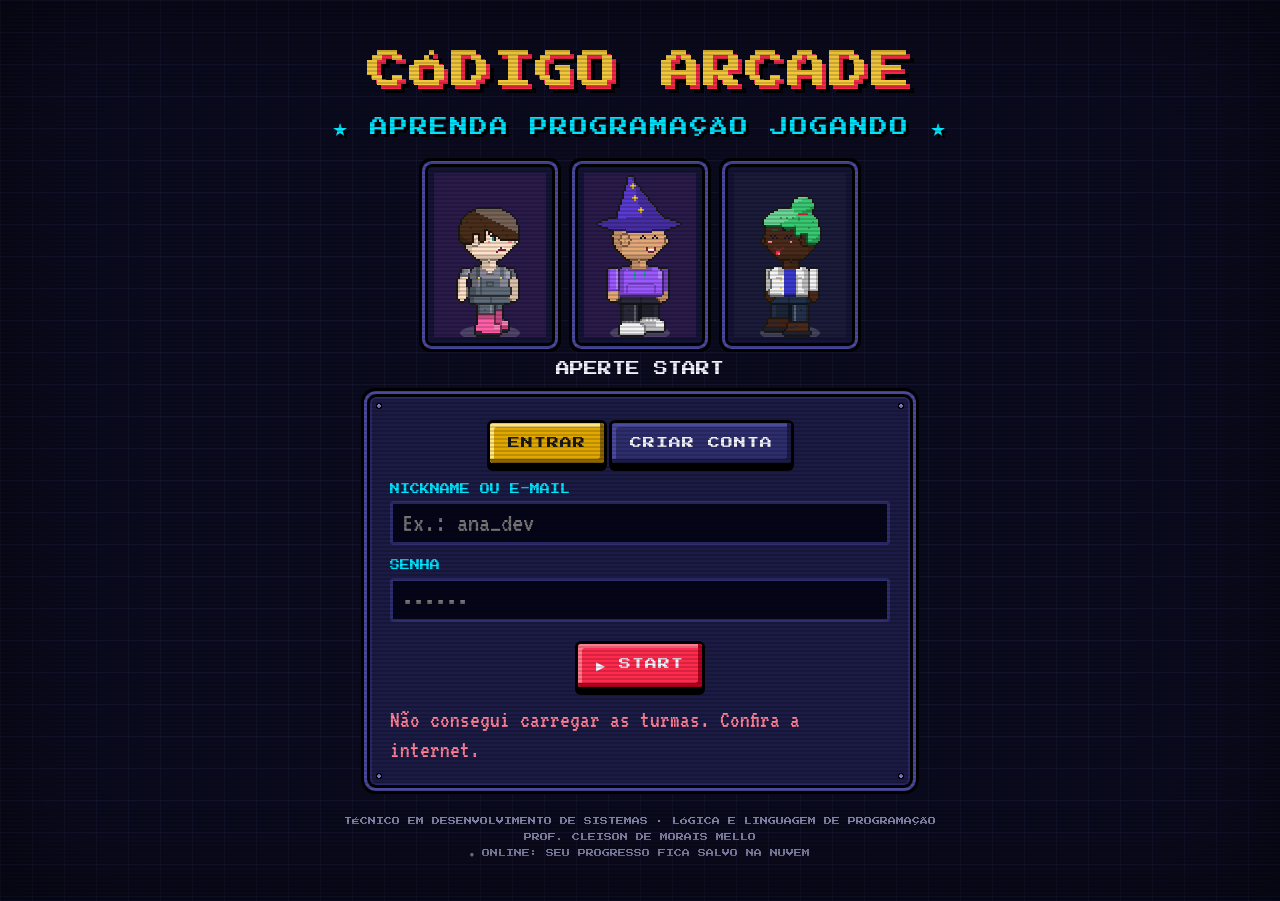
<file: jogo/index.html>
<!DOCTYPE html>
<html lang="pt-BR">
<head>
<meta charset="UTF-8">
<meta name="viewport" content="width=device-width, initial-scale=1.0, viewport-fit=cover">
<meta name="theme-color" content="#0b0b1f">
<meta name="mobile-web-app-capable" content="yes">
<title>Código Arcade</title>
<link rel="stylesheet" href="css/estilo.css">
</head>
<body>
<div class="crt"></div>

<!-- ============================ INÍCIO ============================ -->
<section class="tela on" id="tInicio">
  <div class="wrap">
    <div class="logo"><h1 id="logoNome">CÓDIGO ARCADE</h1></div>
    <div class="sprites" id="spritesInicio"></div>
    <div class="start blink">APERTE START</div>
    <div class="box login">
      <div class="center"><button class="btn yl" id="abaEntrar">ENTRAR</button><button class="btn dk" id="abaCriar">CRIAR CONTA</button></div>
      <div id="formEntrar">
        <label>NICKNAME OU E-MAIL</label>
        <input class="inp" id="lLogin" maxlength="120" autocomplete="username" autocapitalize="off" placeholder="Ex.: ana_dev">
        <label>SENHA</label>
        <input class="inp" id="lSenha" type="password" autocomplete="current-password" placeholder="••••••">
        <div class="center mt"><button class="btn" id="bEntrar">▶ START</button></div>
      </div>
      <div id="formCriar" style="display:none">
        <label>NOME E SOBRENOME</label>
        <input class="inp" id="cNome" maxlength="60" autocomplete="name" placeholder="Ex.: Ana Souza">
        <label>NICKNAME (NOME NO JOGO)</label>
        <input class="inp" id="cNick" maxlength="16" autocomplete="off" autocapitalize="off" placeholder="Ex.: ana_dev">
        <label>E-MAIL DA ESCOLA</label>
        <input class="inp" id="cEmail" type="email" maxlength="120" autocomplete="email" autocapitalize="off" placeholder="seu e-mail">
        <label>SENHA (MÍNIMO 6)</label>
        <input class="inp" id="cSenha" type="password" autocomplete="new-password">
        <label>REPITA A SENHA</label>
        <input class="inp" id="cSenha2" type="password" autocomplete="new-password">
        <label>TURMA</label>
        <select class="inp" id="cTurma"><option>Carregando...</option></select>
        <div class="center mt"><button class="btn gr" id="bCriarConta">CRIAR CONTA ▶</button></div>
      </div>
      <div class="msg" id="lMsg"></div>
    </div>
    <div class="foot" id="rodape"></div>
  </div>
</section>

<!-- ============================ HUD ============================ -->
<div class="hud" id="hud" style="display:none">
  <button class="who" id="hudConta" title="Minha conta"><canvas id="hudAv"></canvas><span class="nm" id="hudNome"></span></button>
  <span class="stat st" id="hudSt"></span>
  <span class="stat xp" id="hudXp"></span>
  <span class="stat md" id="hudMoedas"></span>
  <span class="sync" id="hudSync"></span>
  <div class="menu">
    <button class="btn sm gr" data-go="quarto">QUARTO</button>
    <button class="btn sm cy" data-go="mundos">MUNDOS</button>
    <button class="btn sm cy" data-go="avatar">AVATAR</button>
    <button class="btn sm yl" data-go="loja">LOJA</button>
    <button class="btn sm cy" data-go="ranking">RANKING</button>
    <button class="btn sm cy" data-go="caderno">CADERNO</button>
    <button class="btn sm cy" data-go="trofeus">TROFÉUS</button>
    <button class="btn sm dk" id="bSom" title="Som">♪</button>
    <button class="btn sm dk" id="bSair">SAIR</button>
  </div>
</div>

<!-- ============================ QUARTO ============================ -->
<section class="tela" id="tQuarto"><div class="wrap">
  <div class="fhead"><h2 id="qTitulo">MEU QUARTO</h2><span style="flex:1"></span><button class="btn sm yl" id="bDecorar">DECORAR</button><button class="btn sm gr" data-go2="loja" onclick="ir('loja')">LOJA</button></div>
  <div class="sala"><canvas id="qCanvas"></canvas></div>
  <form class="chat-sala" id="qChat" autocomplete="off"><input id="qFala" maxlength="70" placeholder="Escreva aqui e aperte ENTER para falar"><button class="btn sm cy" type="submit">FALAR</button></form>
  <div class="dica-sala"><b>Clique no chão</b> para andar, <b>clique numa cadeira ou sofá</b> para sentar e use as <b>setas</b> do teclado se preferir. Entre na <b>porta</b> para ir aos mundos.</div>
  <div class="dpad" id="dpad">
    <button id="dp_cima" title="Cima">▲</button><button id="dp_esq" title="Esquerda">◀</button><button id="dp_dir" title="Direita">▶</button><button id="dp_baixo" title="Baixo">▼</button>
  </div>
  <div class="box" id="qPainel" style="display:none"></div>
</div></section>

<section class="tela" id="tVisita"><div class="wrap">
  <div class="fhead"><button class="btn sm dk" onclick="ir('ranking')">◀ VOLTAR</button><h2 id="vTitulo">QUARTO</h2></div>
  <div class="sala"><canvas id="vCanvas"></canvas></div>
</div></section>

<!-- ============================ LOJA ============================ -->
<section class="tela" id="tLoja"><div class="wrap">
  <div class="fhead"><h2>LOJA DE MÓVEIS</h2><span class="tag" style="background:var(--yellow)" id="lojaSaldo"></span></div>
  <p style="margin:0 10px;color:var(--gray)">Ganhe moedas vencendo fases: <b>10 por estrela</b> e <b>+20</b> na primeira vez que vence cada fase.</p>
  <div class="loja" id="lojaGrade"></div>
</div></section>

<section class="tela" id="tMundos"><div class="wrap" id="mundosWrap"></div></section>
<section class="tela" id="tMapa"><div class="wrap" id="mapaWrap"></div></section>
<section class="tela" id="tFase"><div class="wrap" id="faseWrap"></div></section>
<section class="tela" id="tResultado"><div class="wrap" id="resWrap"></div></section>

<!-- ============================ AVATAR ============================ -->
<section class="tela" id="tAvatar"><div class="wrap">
  <div class="fhead"><h2 id="avTitulo">EDITAR PERSONAGEM</h2></div>
  <div class="ed">
    <div class="box prev">
      <div class="moldura palco"><canvas id="avPrev"></canvas></div>
      <div><button class="btn sm dk" id="avGirarE" title="Girar">↺</button><button class="btn sm dk" id="avAndar">▶ ANDAR</button><button class="btn sm dk" id="avGirarD" title="Girar">↻</button></div>
      <div class="px" style="font-size:9px;color:var(--gray);line-height:2;margin-top:8px" id="avEstrelas"></div>
      <div class="mt"><button class="btn dk" id="bAleatorio">🎲 ALEATÓRIO</button><button class="btn gr" id="bSalvarAv">SALVAR</button></div>
    </div>
    <div class="box">
      <div class="tabs" id="avTabs"></div>
      <div id="avGrade"></div>
    </div>
  </div>
</div></section>

<section class="tela" id="tRanking"><div class="wrap">
  <div class="fhead"><h2>RANKING DA TURMA</h2><span class="tag" style="background:var(--cyan)" id="rkTurma"></span></div>
  <div class="box" id="rkLista"></div>
</div></section>

<section class="tela" id="tCaderno"><div class="wrap">
  <div class="fhead"><h2>MEU CADERNO</h2><span class="tag" style="background:var(--green)">RESUMOS DAS FASES</span></div>
  <p style="margin:0 10px;color:var(--gray)">Cada fase vencida libera um resumo aqui. Use para estudar e revisar quando quiser.</p>
  <div id="cadLista" style="margin:0 10px"></div>
</div></section>

<section class="tela" id="tTrofeus"><div class="wrap" id="trofWrap"></div></section>

<div class="modal" id="modal"><div class="box" id="modalBox"></div></div>

<script src="js/config.js?v=10"></script>
<script src="js/dados.js?v=10"></script>
<script src="js/avatar.js?v=10"></script>
<script src="js/cenarios.js?v=10"></script>
<script src="js/moveis.js?v=10"></script>
<script src="js/quarto.js?v=10"></script>
<script src="mundos/mundos.js?v=10"></script>
<script src="mundos/mundo1.js?v=10"></script>
<script src="mundos/mundo2.js?v=10"></script>
<script src="mundos/mundo3.js?v=10"></script>
<script src="js/motor.js?v=10"></script>
</body>
</html>
</file>
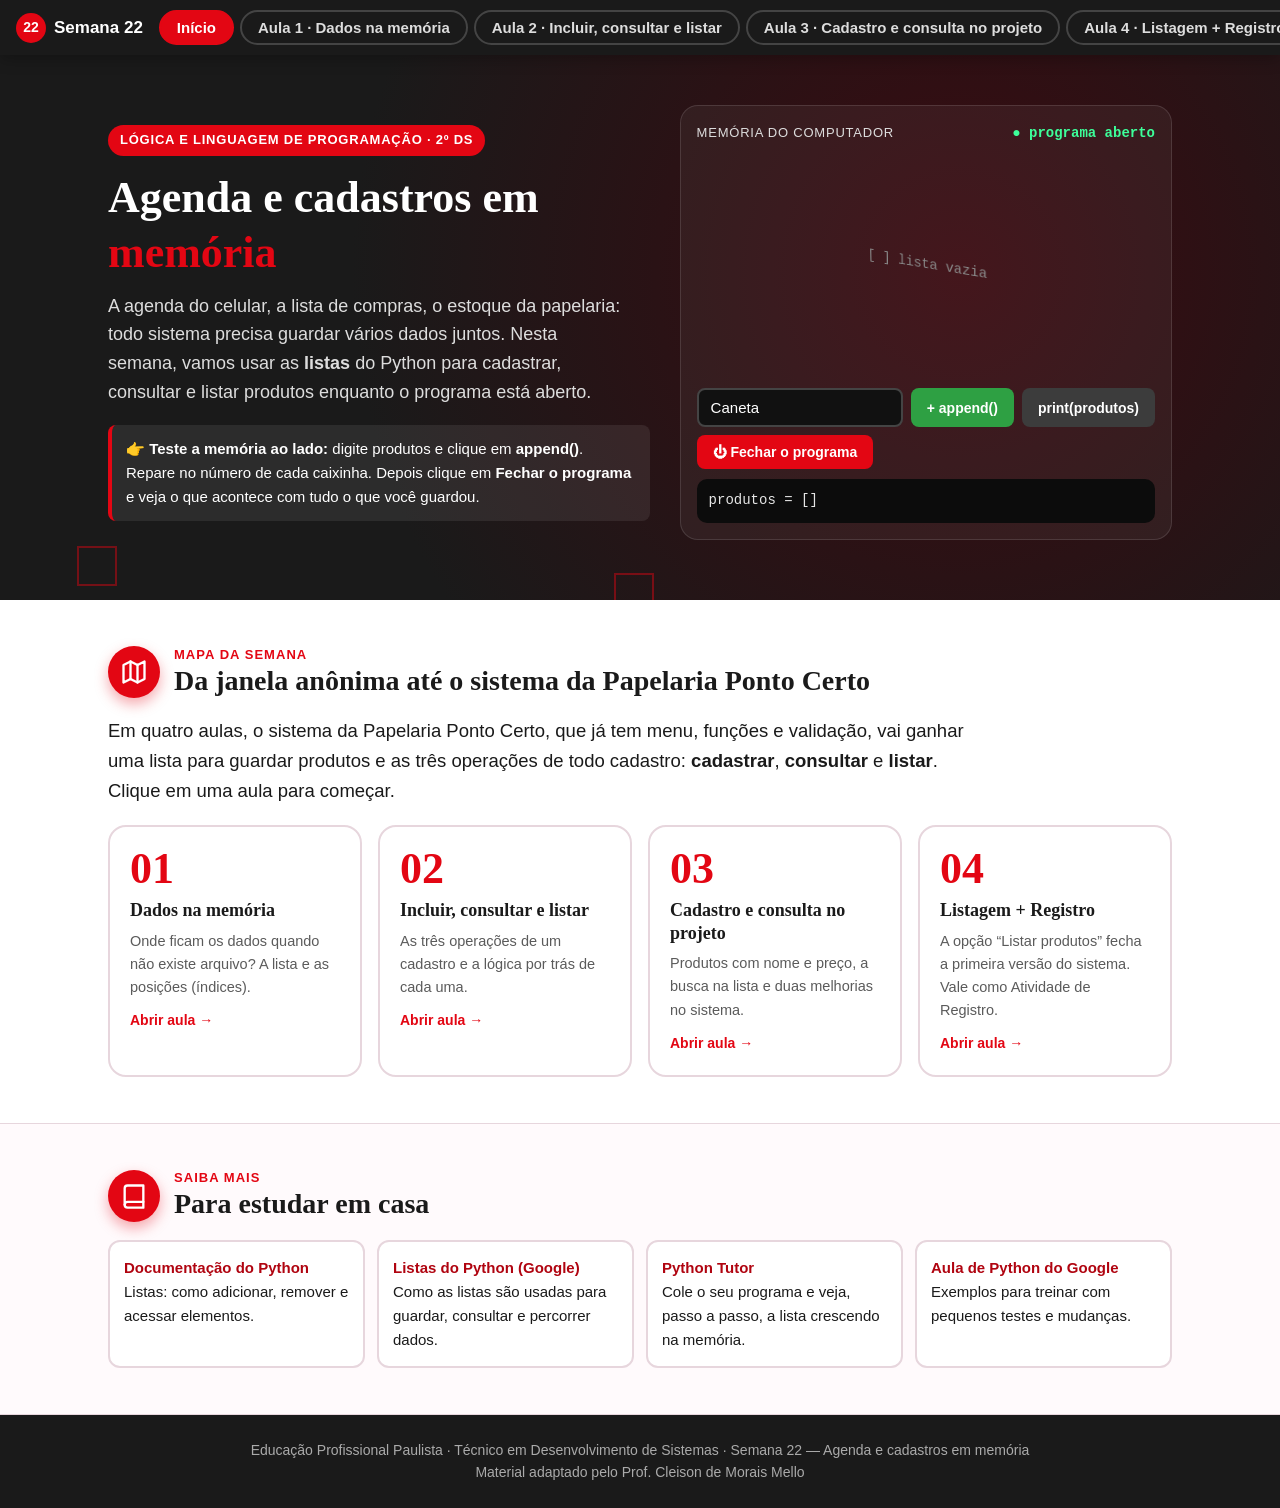
<file: semana-22/index.html>
<!DOCTYPE html>
<html lang="pt-BR">
<head>
<meta charset="UTF-8">
<meta name="viewport" content="width=device-width, initial-scale=1.0">
<title>Semana 22 – Cadastros em Memória</title>
<style>
:root{
  --red:#E30613; --red-d:#B00410; --black:#1A1A1A; --pink:#FBEAF0; --pink-d:#F5D3E0;
  --gray:#5b5b5b; --line:#e7d6dd; --bg:#fffafc;
  --vs-bg:#1e1e1e; --vs-side:#252526; --vs-bar:#323233; --vs-tab:#2d2d2d;
}
*{box-sizing:border-box;margin:0;padding:0}
html{scroll-behavior:smooth}
body{font-family:"Segoe UI",Roboto,Arial,sans-serif;background:var(--bg);color:var(--black);line-height:1.6;font-size:17px}
h1,h2,h3{font-family:"Bookman Old Style","Bookman",Georgia,serif;line-height:1.25}
code,.mono{font-family:Consolas,"Cascadia Code","Courier New",monospace}
p code,li code,td code{background:var(--pink);color:var(--red-d);padding:1px 6px;border-radius:5px;font-size:.92em}

/* ---------- NAV ---------- */
nav{position:sticky;top:0;z-index:50;background:var(--black);display:flex;gap:6px;padding:10px 16px;overflow-x:auto;box-shadow:0 4px 14px rgba(0,0,0,.25)}
nav .brand{color:#fff;font-weight:700;margin-right:10px;white-space:nowrap;display:flex;align-items:center;gap:8px}
nav .brand span{background:var(--red);border-radius:50%;width:30px;height:30px;display:grid;place-items:center;font-size:14px}
nav button{background:transparent;color:#ddd;border:2px solid #444;border-radius:999px;padding:7px 16px;font-size:15px;cursor:pointer;white-space:nowrap;font-weight:600;transition:.2s}
nav button:hover{border-color:var(--red);color:#fff}
nav button.on{background:var(--red);border-color:var(--red);color:#fff}

.page{display:none;animation:fade .5s ease}
.page.on{display:block}
@keyframes fade{from{opacity:0;transform:translateY(14px)}to{opacity:1;transform:none}}
.wrap{max-width:1100px;margin:0 auto;padding:0 18px}

/* ---------- HERO ---------- */
.hero{background:radial-gradient(circle at 75% 40%,#3a0a10 0%,var(--black) 60%);color:#fff;padding:50px 0 60px;overflow:hidden;position:relative}
.hero .wrap{display:grid;grid-template-columns:1.1fr 1fr;gap:30px;align-items:center}
.tag{display:inline-block;background:var(--red);color:#fff;font-weight:700;font-size:13px;letter-spacing:.06em;text-transform:uppercase;padding:5px 12px;border-radius:999px}
.hero h1{font-size:44px;margin:14px 0 12px}
.hero h1 em{color:var(--red);font-style:normal}
.hero p{color:#ddd;font-size:18px;max-width:520px}
.hero .hint{margin-top:18px;background:rgba(255,255,255,.08);border-left:4px solid var(--red);padding:12px 14px;border-radius:8px;font-size:15px}
.cubes span{position:absolute;width:40px;height:40px;border:2px solid rgba(227,6,19,.45);animation:drift 14s linear infinite;transform-style:preserve-3d}
@keyframes drift{0%{transform:translateY(0) rotateX(0) rotateY(0)}100%{transform:translateY(-520px) rotateX(360deg) rotateY(360deg);opacity:0}}

/* ---------- ATM 3D ---------- */
.stage{perspective:1200px;display:flex;justify-content:center;padding:20px 0}
.atm{position:relative;width:260px;height:400px;transform-style:preserve-3d;transform:rotateX(-6deg) rotateY(-24deg);transition:transform .25s ease-out;animation:float 5s ease-in-out infinite}
@keyframes float{0%,100%{translate:0 0}50%{translate:0 -12px}}
.face{position:absolute;backface-visibility:hidden}
.f-front{width:260px;height:400px;left:0;top:0;transform:translateZ(60px);background:linear-gradient(160deg,#f2f2f2,#cfcfcf);border-radius:10px;padding:16px;box-shadow:inset 0 0 0 3px #b8b8b8}
.f-back{width:260px;height:400px;left:0;top:0;transform:rotateY(180deg) translateZ(60px);background:#8f8f8f;border-radius:10px}
.f-right{width:120px;height:400px;left:70px;top:0;transform:rotateY(90deg) translateZ(130px);background:linear-gradient(90deg,#a9a9a9,#8b8b8b)}
.f-left{width:120px;height:400px;left:70px;top:0;transform:rotateY(-90deg) translateZ(130px);background:linear-gradient(90deg,#8b8b8b,#a9a9a9)}
.f-top{width:260px;height:120px;left:0;top:140px;transform:rotateX(90deg) translateZ(200px);background:var(--red)}
.f-bottom{width:260px;height:120px;left:0;top:140px;transform:rotateX(-90deg) translateZ(200px);background:#555}
.atm-head{background:var(--red);color:#fff;text-align:center;font-weight:800;font-size:13px;border-radius:6px;padding:4px;letter-spacing:.08em;margin-bottom:10px}
.screen{background:#08261a;border:5px solid #333;border-radius:6px;height:130px;padding:8px 10px;color:#3dff9a;font-family:Consolas,monospace;font-size:12.5px;line-height:1.45;white-space:pre;overflow:hidden;text-shadow:0 0 6px rgba(61,255,154,.6);position:relative}
.screen::after{content:"";position:absolute;inset:0;background:repeating-linear-gradient(0deg,rgba(0,0,0,.18) 0 2px,transparent 2px 4px);pointer-events:none}
.slots{display:flex;justify-content:space-between;align-items:center;margin:10px 0 8px}
.card-slot{width:70px;height:10px;background:#222;border-radius:4px;box-shadow:0 0 0 3px #999}
.led{width:10px;height:10px;border-radius:50%;background:#3dff9a;box-shadow:0 0 8px #3dff9a;animation:blink 1.4s infinite}
@keyframes blink{50%{opacity:.25}}
.keypad{display:grid;grid-template-columns:repeat(3,1fr);gap:6px;width:170px;margin:0 auto}
.keypad button{height:30px;border:none;border-radius:6px;background:linear-gradient(#fdfdfd,#d9d9d9);box-shadow:0 3px 0 #8d8d8d;font-weight:800;font-size:15px;cursor:pointer;color:var(--black)}
.keypad button:active{transform:translateY(3px);box-shadow:none}
.keypad button.k0{grid-column:2}
.cash{width:150px;height:12px;background:#222;margin:12px auto 0;border-radius:4px;box-shadow:0 0 0 3px #999}
.counter{color:#fff;text-align:center;font-size:14px;margin-top:6px}
.counter b{color:var(--red);font-size:18px}

/* ---------- SECTIONS ---------- */
section.block{padding:46px 0;border-bottom:1px solid var(--line)}
section.block:nth-child(even){background:#fff}
.sec-title{display:flex;align-items:center;gap:14px;margin-bottom:18px}
.ico{flex:none;width:52px;height:52px;border-radius:50%;background:var(--red);display:grid;place-items:center;box-shadow:0 6px 14px rgba(227,6,19,.35)}
.ico svg{width:28px;height:28px;stroke:#fff;fill:none;stroke-width:2;stroke-linecap:round;stroke-linejoin:round}
.sec-title h2{font-size:28px}
.sec-title small{display:block;font-family:"Segoe UI",Arial,sans-serif;color:var(--red);font-size:13px;font-weight:700;letter-spacing:.08em;text-transform:uppercase}
.lead{font-size:18.5px;max-width:860px}
.lead+.lead{margin-top:12px}
.q-big{margin-top:20px;background:var(--black);color:#fff;border-radius:14px;padding:18px 22px;font-size:19px;font-weight:600;display:flex;gap:14px;align-items:center}
.q-big::before{content:"?";flex:none;width:40px;height:40px;border-radius:50%;background:var(--red);display:grid;place-items:center;font-size:22px;font-weight:800}
.note{background:var(--pink);border-left:6px solid var(--red);border-radius:10px;padding:14px 18px;margin-top:18px}
.note b{color:var(--red-d)}
.warn{background:#fff4e5;border-left-color:#f08c00}
.two{display:grid;grid-template-columns:1fr 1fr;gap:26px;align-items:center}
.aula-hero{background:linear-gradient(120deg,var(--black) 0%,#2b0a0e 100%);color:#fff;padding:38px 0}
.aula-hero h1{font-size:36px;margin:10px 0 6px}
.aula-hero p{color:#ddd;max-width:760px}
.meta{display:flex;gap:10px;flex-wrap:wrap;margin-top:14px}
.meta span{background:rgba(255,255,255,.1);border:1px solid rgba(255,255,255,.2);border-radius:999px;padding:4px 12px;font-size:14px}

/* ---------- ILLUSTRATION ---------- */
.illus{background:#fff;border-radius:16px;border:2px solid var(--line);padding:14px}
.illus svg{width:100%;height:auto;display:block}

/* ---------- STAGE CARDS (Aula 1) ---------- */
.steps{display:grid;grid-template-columns:repeat(5,1fr);gap:14px;margin-top:22px;perspective:900px}
.step{background:#fff;border:2px solid var(--line);border-radius:16px;padding:18px 14px;text-align:center;transition:transform .35s,box-shadow .35s;transform-style:preserve-3d;opacity:0;transform:rotateY(-70deg)}
.show .step{opacity:1;transform:none;transition:transform .7s cubic-bezier(.2,.8,.2,1),opacity .7s}
.show .step:nth-child(2){transition-delay:.12s}.show .step:nth-child(3){transition-delay:.24s}.show .step:nth-child(4){transition-delay:.36s}.show .step:nth-child(5){transition-delay:.48s}
.step:hover{transform:translateY(-8px) rotateX(8deg)!important;box-shadow:0 18px 30px rgba(227,6,19,.18);border-color:var(--red)}
.step .n{width:46px;height:46px;border-radius:50%;background:var(--red);color:#fff;font-weight:800;display:grid;place-items:center;margin:0 auto 8px;font-size:20px}
.step h3{font-size:18px;margin-bottom:6px}
.step p{font-size:14.5px;color:var(--gray)}
.step .ex{margin-top:8px;font-size:13.5px;background:var(--pink);border-radius:8px;padding:6px}

/* ---------- FLIP CARDS (Aula 2) ---------- */
.flips{display:grid;grid-template-columns:repeat(4,1fr);gap:16px;margin-top:20px}
.flip{perspective:900px;height:170px;cursor:pointer}
.flip-in{position:relative;width:100%;height:100%;transform-style:preserve-3d;transition:transform .7s cubic-bezier(.3,.8,.3,1)}
.flip:hover .flip-in,.flip.open .flip-in{transform:rotateY(180deg)}
.flip-f,.flip-b{position:absolute;inset:0;border-radius:16px;backface-visibility:hidden;display:flex;flex-direction:column;justify-content:center;align-items:center;padding:14px;text-align:center}
.flip-f{background:var(--vs-bg);color:#dcdcaa;font-family:Consolas,monospace;font-size:17px;box-shadow:0 10px 22px rgba(0,0,0,.25)}
.flip-f small{color:#888;font-family:"Segoe UI",sans-serif;font-size:12px;margin-top:10px}
.flip-b{background:var(--red);color:#fff;transform:rotateY(180deg);font-size:15.5px}
.flip-b b{font-size:17px;margin-bottom:6px}

/* ---------- RING (Aula 3) ---------- */
.ring-stage{perspective:1000px;height:300px;display:flex;align-items:center;justify-content:center;position:relative}
.ring{width:160px;height:96px;position:relative;transform-style:preserve-3d;animation:spin 14s linear infinite}
@keyframes spin{from{transform:rotateX(-12deg) rotateY(0)}to{transform:rotateX(-12deg) rotateY(-360deg)}}
.ring div{position:absolute;inset:0;border-radius:14px;background:var(--black);color:#fff;display:grid;place-items:center;text-align:center;font-weight:700;padding:8px;border:3px solid var(--red);font-size:15px}
.ring div:nth-child(1){transform:rotateY(0) translateZ(180px)}
.ring div:nth-child(2){transform:rotateY(90deg) translateZ(180px)}
.ring div:nth-child(3){transform:rotateY(180deg) translateZ(180px)}
.ring div:nth-child(4){transform:rotateY(270deg) translateZ(180px)}
.ring-center{position:absolute;font-family:Consolas,monospace;background:var(--pink);color:var(--red-d);font-weight:800;padding:8px 14px;border-radius:10px;border:2px dashed var(--red);font-size:16px}

/* ---------- VALIDATION VISOR (Aula 4) ---------- */
.visor-stage{perspective:800px;display:flex;flex-direction:column;align-items:center;gap:14px}
.visor{width:260px;height:120px;position:relative;transform-style:preserve-3d;transition:transform .6s}
.visor .vf{position:absolute;inset:0;border-radius:16px;display:flex;flex-direction:column;align-items:center;justify-content:center;backface-visibility:hidden;font-family:Consolas,monospace}
.visor .v1{background:var(--black);color:#fff;font-size:30px}
.visor .v1 small{font-family:"Segoe UI";font-size:13px;color:#aaa}
.visor .v2{transform:rotateX(180deg);font-size:20px;font-weight:800;color:#fff;text-align:center;padding:10px}
.visor.flipped{transform:rotateX(180deg)}
.lists{display:grid;gap:10px;margin-top:10px}
.lrow{display:flex;gap:8px;align-items:center;flex-wrap:wrap}
.lrow .lname{width:96px;font-family:Consolas,monospace;font-weight:700;font-size:15px}
.cell{width:110px;text-align:center;border:2px solid var(--line);background:#fff;border-radius:10px;padding:8px 4px;font-family:Consolas,monospace;font-size:14.5px;transition:.25s;cursor:pointer}
.cell i{display:block;font-style:normal;font-size:11px;color:var(--gray)}
.cell.hl{background:var(--red);border-color:var(--red);color:#fff;transform:translateY(-4px) scale(1.04)}
.cell.hl i{color:#ffd5d9}

/* ---------- VS CODE ---------- */
.vscode{background:var(--vs-bg);border-radius:12px;overflow:hidden;box-shadow:0 22px 50px rgba(0,0,0,.35);margin-top:20px;transform:perspective(1400px) rotateX(10deg) translateY(30px);opacity:0;transition:transform .9s cubic-bezier(.2,.8,.2,1),opacity .9s}
.vscode.show{transform:none;opacity:1}
.vs-top{background:var(--vs-bar);display:flex;align-items:center;gap:8px;padding:8px 12px;color:#ccc;font-size:13px}
.vs-top i{width:12px;height:12px;border-radius:50%;display:inline-block}
.vs-top .t{margin-left:10px;flex:1;text-align:center}
.vs-body{display:flex}
.vs-side{width:46px;background:var(--vs-side);display:flex;flex-direction:column;align-items:center;gap:16px;padding-top:12px}
.vs-side span{width:22px;height:22px;border:2px solid #858585;border-radius:4px;opacity:.7}
.vs-side span:first-child{border-color:#fff;opacity:1}
.vs-main{flex:1;min-width:0}
.vs-tabs{display:flex;background:var(--vs-tab)}
.vs-tabs div{padding:7px 16px;color:#fff;font-size:13px;background:var(--vs-bg);border-top:2px solid var(--red);display:flex;align-items:center;gap:6px}
.vs-tabs div::before{content:"🐍";font-size:12px}
.vs-code{padding:12px 0;overflow-x:auto;font-family:Consolas,"Cascadia Code",monospace;font-size:15px;line-height:1.65}
.ln{display:flex;white-space:pre;opacity:0;transform:translateX(-10px)}
.vscode.show .ln{opacity:1;transform:none;transition:opacity .35s,transform .35s;transition-delay:calc(var(--i) * 70ms)}
.ln .num{width:44px;text-align:right;padding-right:16px;color:#858585;flex:none;user-select:none}
.ln .c{color:#d4d4d4;padding-right:18px}
.kw{color:#c586c0}.st{color:#ce9178}.cm{color:#6a9955;font-style:italic}.bi{color:#dcdcaa}.fn{color:#dcdcaa}.nm{color:#b5cea8}.df{color:#569cd6}
.vs-status{background:var(--red);color:#fff;font-size:12px;padding:4px 12px;display:flex;justify-content:space-between}
.vs-actions{display:flex;gap:10px;padding:10px 14px;background:var(--vs-side);border-top:1px solid #3c3c3c;flex-wrap:wrap}
.btn{border:none;border-radius:8px;padding:9px 16px;font-weight:700;cursor:pointer;font-size:14.5px;display:inline-flex;gap:8px;align-items:center}
.btn.run{background:#2ea043;color:#fff}
.btn.run:hover{background:#3fb950}
.btn.copy{background:#3c3c3c;color:#ddd}
.btn.copy:hover{background:#505050}
.terminal{background:#0c0c0c;border-top:1px solid #3c3c3c}
.terminal .tt{color:#ccc;font-size:12px;padding:6px 14px;border-bottom:1px solid #2a2a2a;letter-spacing:.06em}
.terminal .tt b{border-bottom:2px solid var(--red);padding-bottom:4px;color:#fff}
.term-body{min-height:150px;max-height:320px;overflow-y:auto;padding:10px 14px;font-family:Consolas,monospace;font-size:15px;color:#e6e6e6;white-space:pre-wrap;cursor:text}
.term-body .in-line{display:flex}
.term-body input{flex:1;background:transparent;border:none;outline:none;color:#ffd866;font-family:inherit;font-size:inherit;caret-color:#ffd866}
.term-body .typed{color:#ffd866}
.term-body .end{color:#888;font-style:italic;margin-top:6px}
.term-body .err{color:#ff6b6b}
.term-body .ph{color:#777}

/* ---------- ANATOMY ---------- */
.anat{display:grid;grid-template-columns:1.2fr 1fr;gap:20px;margin-top:18px;align-items:start}
.anat-code{background:var(--vs-bg);border-radius:12px;padding:18px;font-family:Consolas,monospace;font-size:17px;color:#d4d4d4;line-height:1.9;white-space:pre}
.anat-code .mk{border-radius:5px;padding:1px 3px;cursor:pointer;transition:.2s}
.anat-code .mk:hover,.anat-code .mk.hl{background:var(--red);color:#fff}
.anat-list li{list-style:none;background:#fff;border:2px solid var(--line);border-radius:10px;padding:10px 12px;margin-bottom:8px;cursor:pointer;transition:.2s;font-size:15.5px}
.anat-list li:hover,.anat-list li.hl{border-color:var(--red);background:var(--pink)}
.anat-list b{color:var(--red-d)}

/* ---------- TABLE ---------- */
table.trace{border-collapse:collapse;width:100%;margin-top:16px;background:#fff;border-radius:12px;overflow:hidden;font-size:15.5px}
.trace th{background:var(--black);color:#fff;padding:10px;text-align:left}
.trace td{padding:10px;border-bottom:1px solid var(--line)}
.trace tr:nth-child(even) td{background:var(--pink)}

/* ---------- FLOW ---------- */
.flow-box{background:#fff;border:2px solid var(--line);border-radius:16px;padding:16px;max-width:640px;margin:20px auto 0}
.flow-box svg{width:100%;height:auto}
.nd{fill:var(--black)}
.nd.end{fill:var(--red)}
.nd.bad{fill:#8a1c1c}
.nd.dec{fill:#2f2f2f;stroke:var(--red);stroke-width:3}
.nlabel{fill:#fff;font:600 15px "Segoe UI",Arial,sans-serif;text-anchor:middle}
.elabel{fill:var(--red-d);font:800 15px "Segoe UI",Arial,sans-serif;text-anchor:middle}
.edge{stroke-dasharray:6 6;animation:dash 1.2s linear infinite}
@keyframes dash{to{stroke-dashoffset:-24}}

/* ---------- PRACTICE ---------- */
.practice{display:grid;grid-template-columns:repeat(auto-fit,minmax(220px,1fr));gap:14px;margin-top:18px;counter-reset:p}
.practice div{background:#fff;border:2px solid var(--line);border-radius:14px;padding:16px 16px 16px 60px;position:relative;font-size:15.5px;counter-increment:p}
.practice div::before{content:counter(p);position:absolute;left:14px;top:14px;width:34px;height:34px;border-radius:50%;background:var(--red);color:#fff;font-weight:800;display:grid;place-items:center}

/* ---------- RESUMO ---------- */
.resumo{background:var(--pink);border-radius:18px;padding:26px 30px;border:2px solid var(--pink-d);position:relative}
.resumo::before{content:"";position:absolute;left:0;top:20px;bottom:20px;width:6px;background:var(--red);border-radius:0 6px 6px 0}
.resumo p{font-family:Georgia,"Bookman Old Style",serif;font-size:18px;text-align:justify;margin-bottom:12px}
.resumo p:last-child{margin-bottom:0}

/* ---------- QUIZ ---------- */
.quiz{display:grid;gap:16px;margin-top:10px}
.qcard{background:#fff;border:2px solid var(--line);border-radius:16px;padding:18px}
.qcard h3{font-family:"Segoe UI",Arial,sans-serif;font-size:17.5px;margin-bottom:12px;display:flex;gap:10px}
.qcard h3 span{flex:none;background:var(--black);color:#fff;border-radius:8px;padding:0 9px;font-size:15px;height:26px;display:grid;place-items:center}
.opts{display:grid;grid-template-columns:1fr 1fr;gap:10px}
.opts button{text-align:left;background:#fafafa;border:2px solid #ddd;border-radius:10px;padding:10px 12px;font-size:15.5px;cursor:pointer;display:flex;gap:10px;align-items:flex-start;transition:.15s;color:var(--black)}
.opts button b{flex:none;width:26px;height:26px;border-radius:50%;background:#e8e8e8;display:grid;place-items:center;font-size:13px}
.opts button:hover{border-color:var(--red)}
.opts button.sel{border-color:var(--red);background:var(--pink)}
.opts button.sel b{background:var(--red);color:#fff}
.quiz-foot{display:flex;justify-content:space-between;align-items:center;flex-wrap:wrap;gap:10px;margin-top:6px;color:var(--gray);font-size:15px}
.btn.clear{background:var(--black);color:#fff}

/* ---------- HOME MAP ---------- */
.map{display:grid;grid-template-columns:repeat(4,1fr);gap:16px;margin-top:20px;perspective:1000px}
.mcard{background:#fff;border:2px solid var(--line);border-radius:18px;padding:20px;cursor:pointer;transition:transform .35s,box-shadow .35s,border-color .35s}
.mcard:hover{transform:translateY(-10px) rotateX(10deg);box-shadow:0 20px 34px rgba(0,0,0,.14);border-color:var(--red)}
.mcard .n{font-family:"Bookman Old Style",Georgia,serif;font-size:44px;color:var(--red);font-weight:700;line-height:1}
.mcard h3{font-size:18px;margin:8px 0}
.mcard p{font-size:14.5px;color:var(--gray)}
.mcard .go{margin-top:10px;font-weight:700;color:var(--red);font-size:14px}
.links{display:grid;grid-template-columns:repeat(auto-fit,minmax(240px,1fr));gap:12px;margin-top:14px}
.links a{display:block;background:#fff;border:2px solid var(--line);border-radius:12px;padding:14px;color:var(--black);text-decoration:none;font-size:15px}
.links a:hover{border-color:var(--red)}
.links a b{display:block;color:var(--red-d)}
footer{background:var(--black);color:#aaa;text-align:center;padding:24px;font-size:14px}
.next-btn{display:flex;justify-content:flex-end;padding:26px 0}
.next-btn button{background:var(--red);color:#fff;border:none;border-radius:999px;padding:12px 24px;font-weight:700;font-size:16px;cursor:pointer}

/* ---------- SWITCHES ---------- */
.switches{display:grid;grid-template-columns:repeat(3,1fr);gap:18px;margin-top:20px;perspective:900px}
.sw{background:#fff;border:2px solid var(--line);border-radius:18px;padding:20px;text-align:center;cursor:pointer;transition:transform .4s,border-color .3s,box-shadow .3s;user-select:none}
.sw:hover{transform:translateY(-6px) rotateX(8deg);box-shadow:0 16px 28px rgba(0,0,0,.12)}
.sw.pop{animation:pop .5s}
@keyframes pop{50%{transform:rotateY(180deg) scale(.9)}}
.sw-name{font-family:Consolas,monospace;font-weight:800;font-size:19px}
.sw-toggle{width:84px;height:44px;border-radius:999px;background:#b9b9b9;margin:12px auto;position:relative;transition:.3s;box-shadow:inset 0 3px 6px rgba(0,0,0,.25)}
.sw-toggle i{position:absolute;top:4px;left:4px;width:36px;height:36px;border-radius:50%;background:#fff;box-shadow:0 3px 6px rgba(0,0,0,.3);transition:.3s}
.sw[data-on="1"]{border-color:#2e7d32}
.sw[data-on="1"] .sw-toggle{background:#2e7d32}
.sw[data-on="1"] .sw-toggle i{left:44px}
.sw[data-on="0"]{border-color:var(--red)}
.sw-val{font-family:Consolas,monospace;font-size:22px;font-weight:800}
.sw[data-on="1"] .sw-val{color:#2e7d32}.sw[data-on="0"] .sw-val{color:var(--red)}
.sw p{font-size:15.5px;margin:6px 0}
.sw[data-on="1"] .sw-f,.sw[data-on="0"] .sw-t{display:none}
.sw small{color:var(--gray);font-size:13px}

/* ---------- SHELF / BUSCA ---------- */
.shelf{display:flex;gap:16px;flex-wrap:wrap;margin-top:18px;perspective:800px}
.tbox{width:150px;border-radius:14px;background:var(--black);color:#fff;padding:12px;text-align:center;transition:transform .4s,background .3s,opacity .3s,box-shadow .3s;border:3px solid transparent}
.tbox .ix{font-family:Consolas,monospace;font-size:13px;color:#ffb3ba}
.tbox .pn{font-size:18px;font-weight:800;margin:4px 0}
.tbox .pr{font-family:Consolas,monospace;font-size:14px;color:#ffd866}
.tbox .code{font-family:Consolas,monospace;font-size:11.5px;color:#aaa;margin-top:6px}
.tbox.cur{transform:translateY(-12px) rotateX(14deg);border-color:#ffd866;box-shadow:0 18px 26px rgba(0,0,0,.3)}
.tbox.hit{background:#2e7d32;border-color:#2e7d32;transform:translateY(-12px) scale(1.06)}
.tbox.miss{opacity:.35}
.searcher{display:flex;gap:12px;flex-wrap:wrap;align-items:center;margin-top:18px;font-weight:700}
.searcher select{font-size:16px;padding:8px 10px;border-radius:8px;border:2px solid var(--line);margin-left:6px}
.trace-box{margin-top:14px;background:#0c0c0c;color:#e6e6e6;border-radius:12px;padding:14px 16px;font-family:Consolas,monospace;font-size:15px;min-height:120px;line-height:1.7}
.trace-box .ph2{color:#888;font-family:"Segoe UI",sans-serif}
.trace-box div{animation:fade .35s}
.trace-box .ok{color:#7ee787}.trace-box .no{color:#ff7b72}.trace-box .y{color:#ffd866}

/* ---------- REGISTRO ---------- */
.reg{background:linear-gradient(180deg,#fff 0%,var(--pink) 100%)!important}
.who{display:grid;grid-template-columns:2fr 1fr;gap:14px;margin-top:16px}
.who label,.relato label{font-weight:700;font-size:15px;display:block}
.who input{display:block;width:100%;margin-top:4px;font-size:16px;padding:10px 12px;border:2px solid var(--line);border-radius:10px}
.progress{display:flex;align-items:center;gap:14px;margin:18px 0 6px;font-weight:700}
.pbar{flex:1;height:16px;background:#eee;border-radius:999px;overflow:hidden}
.pbar i{display:block;height:100%;width:0;background:linear-gradient(90deg,var(--red),#ff5a66);transition:width .6s;border-radius:999px}
.mission{background:#fff;border:3px solid var(--line);border-radius:20px;padding:22px;margin-top:20px;transition:border-color .4s,box-shadow .4s}
.mission.done{border-color:#2e7d32;box-shadow:0 0 0 6px rgba(46,125,50,.12)}
.m-head{display:flex;align-items:center;gap:12px;margin-bottom:8px}
.m-num{width:46px;height:46px;border-radius:50%;background:var(--red);color:#fff;font-weight:800;font-size:20px;display:grid;place-items:center;flex:none;transition:.4s}
.mission.done .m-num{background:#2e7d32}
.m-head h3{font-size:21px}
.m-head small{display:block;color:var(--red);font-family:"Segoe UI";font-size:12.5px;font-weight:700;letter-spacing:.06em;text-transform:uppercase}
.mini{background:var(--vs-bg);border-radius:12px;padding:12px 0;margin:12px 0;overflow-x:auto;font-family:Consolas,monospace;font-size:15px;line-height:1.65}
.mini .ln{opacity:1;transform:none}
.slot{display:inline-block;min-width:150px;border:2px dashed #ffd866;border-radius:6px;padding:0 8px;color:#ffd866;text-align:center;animation:pulse 1.4s infinite}
@keyframes pulse{50%{background:rgba(255,216,102,.15)}}
.slot.ok{border-style:solid;border-color:#3fb950;background:rgba(63,185,80,.18);color:#7ee787;animation:none}
.chips{display:flex;flex-wrap:wrap;gap:10px}
.chip{font-family:Consolas,monospace;font-size:15px;border:2px solid var(--black);background:#fff;border-radius:10px;padding:9px 14px;cursor:pointer;transition:.15s;box-shadow:0 4px 0 var(--black);color:var(--black)}
.chip:hover{transform:translateY(-2px)}
.chip:active{transform:translateY(3px);box-shadow:none}
.chip.wrong{border-color:var(--red);color:var(--red);box-shadow:0 4px 0 var(--red);animation:shake .4s}
.chip.right{background:#2e7d32;border-color:#2e7d32;color:#fff;box-shadow:0 4px 0 #1b5e20}
.chip:disabled{cursor:default}
@keyframes shake{25%{transform:translateX(-6px)}75%{transform:translateX(6px)}}
.fb{margin-top:12px;border-radius:10px;padding:10px 14px;font-weight:600;display:none}
.fb.show{display:block;animation:fade .4s}
.fb.no{background:#fde7e9;color:var(--red-d)}
.fb.yes{background:#e6f4ea;color:#1b5e20}
.m-q{margin-top:16px;border-top:2px dashed var(--line);padding-top:14px}
.m-q b{display:block;margin-bottom:6px}
.m-q textarea,.relato textarea{width:100%;font-family:inherit;font-size:16px;padding:10px 12px;border:2px solid var(--line);border-radius:10px;resize:vertical;margin-top:4px}
.m-q textarea:focus,.relato textarea:focus,.who input:focus{outline:none;border-color:var(--red)}
.m-q details{margin-top:6px;color:var(--gray);font-size:14.5px}
.m-q summary{cursor:pointer;color:var(--red-d);font-weight:700}
.m-tests{margin-top:10px;font-size:15px;background:var(--pink);border-radius:10px;padding:10px 14px}
.unlock{margin-top:24px}
.lock-msg{background:var(--black);color:#fff;border-radius:14px;padding:18px;text-align:center;font-weight:700;font-size:17px}
.mt{margin-top:28px;font-size:21px}
.checklist{display:grid;gap:8px;margin-top:10px}
.checklist label{background:#fff;border:2px solid var(--line);border-radius:12px;padding:12px 14px;display:flex;gap:12px;align-items:center;cursor:pointer;font-size:16px}
.checklist input{width:22px;height:22px;accent-color:#2e7d32}
.checklist label:has(input:checked){border-color:#2e7d32;background:#e6f4ea}
.relato{display:grid;gap:12px;margin-top:12px}
.copy-row{display:flex;gap:14px;align-items:center;flex-wrap:wrap;margin-top:16px}
.btn.big{background:var(--red);color:#fff;font-size:17px;padding:14px 22px}
.btn.big:hover{background:var(--red-d)}
#copyOk{font-weight:700;color:#2e7d32}

@media (max-width:860px){
  .switches{grid-template-columns:1fr}
  .hero .wrap,.two,.anat{grid-template-columns:1fr}
  .hero h1{font-size:34px}
  .steps{grid-template-columns:1fr 1fr}
  .flips,.map{grid-template-columns:1fr 1fr}
  .opts{grid-template-columns:1fr}
  .stage{transform:scale(.85)}
}
@media (max-width:520px){
  .steps,.flips,.map{grid-template-columns:1fr}
  .vs-side{display:none}
  .vs-code{font-size:13px}
  .anat-code{font-size:14px}
}

/* =================== SEMANA 22 =================== */
/* ---------- LISTA 3D (hero) ---------- */
.mem{background:rgba(255,255,255,.05);border:1px solid rgba(255,255,255,.12);border-radius:18px;padding:16px}
.mem-head{display:flex;justify-content:space-between;align-items:center;color:#ddd;font-size:13px;letter-spacing:.06em;text-transform:uppercase;margin-bottom:6px}
.mem-head b{color:#3dff9a;font-family:Consolas,monospace;text-transform:none;letter-spacing:0;font-size:14px}
.mem-head b.off{color:#ff6b6b}
.rack{perspective:900px;height:230px;display:flex;align-items:center;justify-content:center}
.rack-in{display:flex;gap:14px;transform-style:preserve-3d;transform:rotateX(-18deg) rotateY(-28deg);transition:transform .3s;animation:float 5s ease-in-out infinite}
.cube{position:relative;width:74px;height:74px;transform-style:preserve-3d;animation:cubeIn .6s cubic-bezier(.2,.9,.3,1.3)}
@keyframes cubeIn{from{transform:translateY(-160px) rotateX(180deg);opacity:0}to{transform:none;opacity:1}}
.cube.bye{animation:cubeOut .7s forwards}
@keyframes cubeOut{to{transform:translateY(120px) rotateX(-90deg) scale(.3);opacity:0}}
.cube i{position:absolute;inset:0;display:grid;place-items:center;font-style:normal;backface-visibility:hidden;border:2px solid rgba(0,0,0,.35)}
.cube .cf{transform:translateZ(37px);background:linear-gradient(160deg,#ff3b47,var(--red));color:#fff;font-weight:800;font-size:13px;text-align:center;padding:4px;line-height:1.2}
.cube .ct{transform:rotateX(90deg) translateZ(37px);background:#ff7a83}
.cube .cr{transform:rotateY(90deg) translateZ(37px);background:var(--red-d)}
.cube .cl{transform:rotateY(-90deg) translateZ(37px);background:#8a0410}
.cube .cb{transform:rotateY(180deg) translateZ(37px);background:#8a0410}
.cube .ix{position:absolute;left:0;right:0;top:-34px;text-align:center;font-family:Consolas,monospace;font-size:13px;color:#ffd866;transform:translateZ(37px)}
.rack-empty{color:#888;font-family:Consolas,monospace;font-size:15px;text-align:center}
.mem-ctrl{display:flex;gap:8px;flex-wrap:wrap;margin-top:8px}
.mem-ctrl input{flex:1;min-width:120px;font-size:15px;padding:9px 12px;border-radius:8px;border:2px solid #444;background:#111;color:#fff}
.mem-ctrl .btn{font-size:14px}
.btn.ap{background:#2ea043;color:#fff}.btn.pr{background:#3c3c3c;color:#fff}.btn.off{background:var(--red);color:#fff}
.mem-out{margin-top:10px;background:#0c0c0c;border-radius:10px;padding:10px 12px;font-family:Consolas,monospace;font-size:14px;color:#e6e6e6;min-height:44px;white-space:pre-wrap}
.mem-out .g{color:#7ee787}.mem-out .r{color:#ff7b72}.mem-out .y{color:#ffd866}

/* ---------- JANELA ANÔNIMA (Aula 1) ---------- */
.browser{background:#2b2a33;border-radius:14px;overflow:hidden;box-shadow:0 18px 40px rgba(0,0,0,.3);transition:transform .5s,opacity .5s}
.browser.closing{transform:scale(.6) rotateX(30deg);opacity:0}
.b-bar{display:flex;align-items:center;gap:8px;padding:10px 12px;background:#1c1b22;color:#ddd;font-size:13px}
.b-bar .mask{background:#7542e5;color:#fff;border-radius:999px;padding:3px 10px;font-weight:700}
.b-bar .x{margin-left:auto;background:var(--red);color:#fff;border:none;border-radius:6px;padding:5px 10px;font-weight:700;cursor:pointer}
.b-body{padding:16px;color:#fff}
.b-search{display:flex;gap:8px}
.b-search input{flex:1;padding:10px 12px;border-radius:999px;border:none;font-size:15px}
.b-search button{border:none;border-radius:999px;padding:0 16px;background:#7542e5;color:#fff;font-weight:700;cursor:pointer}
.b-hist{margin-top:14px;font-size:14px}
.b-hist h4{font-family:"Segoe UI";font-size:12.5px;color:#bbb;letter-spacing:.06em;text-transform:uppercase;margin-bottom:6px}
.b-hist div{background:rgba(255,255,255,.08);border-radius:8px;padding:6px 10px;margin-bottom:6px;animation:fade .3s}
.b-msg{text-align:center;padding:30px 10px;color:#3a3a3a;font-weight:700;font-size:17px}
.b-msg button{margin-top:12px}

/* ---------- MEMÓRIA × ARQUIVO ---------- */
.vs-cards{display:grid;grid-template-columns:1fr 1fr;gap:18px;margin-top:20px}
.vcard{background:#fff;border:2px solid var(--line);border-radius:18px;padding:20px}
.vcard h3{font-size:20px;margin-bottom:6px;display:flex;align-items:center;gap:10px}
.vcard .em{font-size:30px}
.vcard ul{margin:8px 0 0 20px}
.vcard li{margin-bottom:4px}
.vcard.ram{border-color:var(--red)}

/* ---------- ÍNDICES ---------- */
.idx-grid{display:flex;gap:12px;flex-wrap:wrap;margin-top:18px}
.idx{width:130px;border-radius:14px;overflow:hidden;border:2px solid var(--black);cursor:pointer;transition:transform .3s,box-shadow .3s;background:#fff}
.idx:hover,.idx.on{transform:translateY(-8px) rotateX(10deg);box-shadow:0 14px 22px rgba(0,0,0,.18)}
.idx.on{border-color:var(--red)}
.idx .i{background:var(--black);color:#ffd866;font-family:Consolas,monospace;text-align:center;padding:4px;font-size:14px}
.idx.on .i{background:var(--red);color:#fff}
.idx .v{text-align:center;padding:14px 6px;font-weight:800;font-size:17px}
.idx .v small{display:block;font-family:Consolas,monospace;font-weight:400;color:var(--gray);font-size:13px}
.idx-out{margin-top:14px;background:var(--vs-bg);color:#d4d4d4;border-radius:12px;padding:14px 16px;font-family:Consolas,monospace;font-size:16px;line-height:1.8;min-height:60px}
.idx-out .y{color:#ffd866}.idx-out .g{color:#7ee787}.idx-out .c{color:#6a9955}

/* ---------- OPERAÇÕES (Aula 2) ---------- */
.ops3{display:grid;grid-template-columns:repeat(3,1fr);gap:16px;margin-top:20px;perspective:900px}
.op3{background:#fff;border:2px solid var(--line);border-radius:18px;padding:20px;text-align:center;transition:transform .35s,box-shadow .35s,border-color .35s}
.op3:hover{transform:translateY(-8px) rotateX(8deg);box-shadow:0 18px 30px rgba(227,6,19,.16);border-color:var(--red)}
.op3 .em{font-size:38px}
.op3 h3{font-size:20px;margin:6px 0}
.op3 p{font-size:15px;color:var(--gray)}
.op3 code{display:inline-block;margin-top:8px}
.lab{display:grid;grid-template-columns:1.1fr 1fr;gap:18px;margin-top:20px;align-items:start}
.lab-list{background:#fff;border:2px solid var(--line);border-radius:16px;padding:16px;min-height:220px}
.lab-list h4,.lab-ctrl h4{font-size:13px;letter-spacing:.06em;text-transform:uppercase;color:var(--red);margin-bottom:10px}
.chipbox{display:flex;flex-wrap:wrap;gap:10px}
.pitem{background:var(--black);color:#fff;border-radius:12px;padding:8px 12px;font-weight:700;transition:.3s;animation:fade .35s;border:3px solid transparent}
.pitem small{display:block;font-family:Consolas,monospace;font-weight:400;font-size:12px;color:#ffb3ba}
.pitem.hit{background:#2e7d32;transform:translateY(-6px) scale(1.06)}
.pitem.cur{border-color:#ffd866;transform:translateY(-6px)}
.pitem.list{background:#1f3a8a}
.lab-ctrl{background:var(--vs-bg);border-radius:16px;padding:16px;color:#ddd}
.lab-ctrl .row{display:flex;gap:8px;margin-bottom:10px;flex-wrap:wrap}
.lab-ctrl input{flex:1;min-width:120px;font-size:15px;padding:9px 12px;border-radius:8px;border:2px solid #444;background:#111;color:#fff}
.lab-ctrl .btn{font-size:14px}
.btn.b1{background:#2ea043;color:#fff}.btn.b2{background:#d29922;color:#111}.btn.b3{background:#1f6feb;color:#fff}
.lab-log{margin-top:6px;background:#0c0c0c;border-radius:10px;padding:10px 12px;font-family:Consolas,monospace;font-size:14px;min-height:140px;max-height:260px;overflow-y:auto;white-space:pre-wrap;line-height:1.6}
.lab-log .py{color:#c586c0}.lab-log .o{color:#e6e6e6}.lab-log .g{color:#7ee787}.lab-log .r{color:#ff7b72}

/* ---------- DESAFIOS / MELHORIAS ---------- */
.melhorias{display:grid;grid-template-columns:1fr 1fr;gap:16px;margin-top:18px}
.mbox{background:#fff;border:2px solid var(--line);border-radius:16px;padding:18px}
.mbox h3{font-size:18px;margin-bottom:6px}
.mbox .tag{margin-bottom:8px}
.mbox pre{background:var(--vs-bg);color:#d4d4d4;border-radius:10px;padding:12px 14px;font-family:Consolas,monospace;font-size:14.5px;overflow-x:auto;margin-top:10px;line-height:1.6}
.mbox details{margin-top:10px}
.mbox summary{cursor:pointer;color:var(--red-d);font-weight:700}
.dl-row{display:flex;gap:12px;flex-wrap:wrap;align-items:center;margin-top:16px}
.btn.dl{background:#1f6feb;color:#fff;font-size:16px;padding:12px 20px}
.btn.dl:hover{background:#388bfd}
.toggle{display:inline-flex;align-items:center;gap:8px;font-weight:700;cursor:pointer}
.toggle input{width:20px;height:20px;accent-color:var(--red)}

@media (max-width:860px){
  .vs-cards,.ops3,.lab,.melhorias{grid-template-columns:1fr}
  .rack{transform:scale(.8)}
}
.idx-out{white-space:pre-wrap}
</style>
</head>
<body>

<nav>
  <div class="brand"><span>22</span>Semana 22</div>
  <button data-go="inicio" class="on">Início</button>
  <button data-go="a1">Aula 1 · Dados na memória</button>
  <button data-go="a2">Aula 2 · Incluir, consultar e listar</button>
  <button data-go="a3">Aula 3 · Cadastro e consulta no projeto</button>
  <button data-go="a4">Aula 4 · Listagem + Registro</button>
</nav>

<!-- =====================================================  INÍCIO  ===================================================== -->
<div class="page on" id="inicio">
  <header class="hero">
    <div class="cubes" aria-hidden="true">
      <span style="left:6%;top:90%;animation-delay:0s"></span>
      <span style="left:22%;top:100%;animation-delay:4s;width:26px;height:26px"></span>
      <span style="left:48%;top:95%;animation-delay:8s"></span>
      <span style="left:88%;top:100%;animation-delay:2s;width:30px;height:30px"></span>
      <span style="left:66%;top:100%;animation-delay:10s;width:20px;height:20px"></span>
    </div>
    <div class="wrap">
      <div>
        <span class="tag">Lógica e Linguagem de Programação · 2º DS</span>
        <h1>Agenda e cadastros em <em>memória</em></h1>
        <p>A agenda do celular, a lista de compras, o estoque da papelaria: todo sistema precisa guardar vários dados juntos. Nesta semana, vamos usar as <b>listas</b> do Python para cadastrar, consultar e listar produtos enquanto o programa está aberto.</p>
        <div class="hint">👉 <b>Teste a memória ao lado:</b> digite produtos e clique em <b>append()</b>. Repare no número de cada caixinha. Depois clique em <b>Fechar o programa</b> e veja o que acontece com tudo o que você guardou.</div>
      </div>
      <div class="mem">
        <div class="mem-head"><span>Memória do computador</span><b id="memStatus">● programa aberto</b></div>
        <div class="rack"><div class="rack-in" id="rack"></div></div>
        <div class="mem-ctrl">
          <input id="memIn" maxlength="10" placeholder="Ex.: Caneta" value="Caneta">
          <button class="btn ap" id="memAdd">+ append()</button>
          <button class="btn pr" id="memPrint">print(produtos)</button>
          <button class="btn off" id="memOff">⏻ Fechar o programa</button>
        </div>
        <div class="mem-out" id="memOut">produtos = []</div>
      </div>
    </div>
  </header>

  <section class="block">
    <div class="wrap">
      <div class="sec-title"><div class="ico"><svg viewBox="0 0 24 24"><path d="M3 6l6-3 6 3 6-3v15l-6 3-6-3-6 3z"/><path d="M9 3v15M15 6v15"/></svg></div>
        <h2><small>Mapa da semana</small>Da janela anônima até o sistema da Papelaria Ponto Certo</h2></div>
      <p class="lead">Em quatro aulas, o sistema da Papelaria Ponto Certo, que já tem menu, funções e validação, vai ganhar uma lista para guardar produtos e as três operações de todo cadastro: <b>cadastrar</b>, <b>consultar</b> e <b>listar</b>. Clique em uma aula para começar.</p>
      <div class="map">
        <div class="mcard" data-go="a1"><div class="n">01</div><h3>Dados na memória</h3><p>Onde ficam os dados quando não existe arquivo? A lista e as posições (índices).</p><div class="go">Abrir aula →</div></div>
        <div class="mcard" data-go="a2"><div class="n">02</div><h3>Incluir, consultar e listar</h3><p>As três operações de um cadastro e a lógica por trás de cada uma.</p><div class="go">Abrir aula →</div></div>
        <div class="mcard" data-go="a3"><div class="n">03</div><h3>Cadastro e consulta no projeto</h3><p>Produtos com nome e preço, a busca na lista e duas melhorias no sistema.</p><div class="go">Abrir aula →</div></div>
        <div class="mcard" data-go="a4"><div class="n">04</div><h3>Listagem + Registro</h3><p>A opção “Listar produtos” fecha a primeira versão do sistema. Vale como Atividade de Registro.</p><div class="go">Abrir aula →</div></div>
      </div>
    </div>
  </section>

  <section class="block">
    <div class="wrap">
      <div class="sec-title"><div class="ico"><svg viewBox="0 0 24 24"><path d="M4 19.5A2.5 2.5 0 016.5 17H20V3H6.5A2.5 2.5 0 004 5.5z"/><path d="M4 19.5A2.5 2.5 0 006.5 22H20v-5"/></svg></div>
        <h2><small>Saiba mais</small>Para estudar em casa</h2></div>
      <div class="links">
        <a href="https://docs.python.org/pt-br/3/tutorial/datastructures.html" target="_blank"><b>Documentação do Python</b>Listas: como adicionar, remover e acessar elementos.</a>
        <a href="https://developers.google.com/edu/python/lists?hl=pt-BR" target="_blank"><b>Listas do Python (Google)</b>Como as listas são usadas para guardar, consultar e percorrer dados.</a>
        <a href="https://pythontutor.com/visualize.html" target="_blank"><b>Python Tutor</b>Cole o seu programa e veja, passo a passo, a lista crescendo na memória.</a>
        <a href="https://developers.google.com/edu/python?hl=pt-BR" target="_blank"><b>Aula de Python do Google</b>Exemplos para treinar com pequenos testes e mudanças.</a>
      </div>
    </div>
  </section>
</div>

<!-- =====================================================  AULA 1  ===================================================== -->
<div class="page" id="a1">
  <div class="aula-hero"><div class="wrap">
    <span class="tag">Aula 1 · SISANO1C1B4S22A1</span>
    <h1>Como guardar dados sem usar arquivo</h1>
    <p>Objetivo: compreender como as listas podem guardar um conjunto de dados em um programa que não salva nada em arquivo.</p>
    <div class="meta"><span>⏱ 50 minutos</span><span>👤 Prática individual</span><span>🧠 Tema: memória e listas</span></div>
  </div></div>

  <section class="block"><div class="wrap two">
    <div>
      <div class="sec-title"><div class="ico"><svg viewBox="0 0 24 24"><circle cx="12" cy="12" r="9"/><path d="M12 7v5l3 3"/></svg></div><h2><small>Ponto de partida</small>Navegação sem deixar rastro</h2></div>
      <p class="lead">Quando você abre uma <b>janela anônima</b> (navegação privativa), tudo o que pesquisa fica disponível só enquanto ela está aberta. Quando a janela fecha, essas informações desaparecem.</p>
      <p class="lead">Segundo a Mozilla, empresa que faz o Firefox, esse tipo de navegação guarda os dados <b>temporariamente na memória</b> do computador e os descarta no final. Teste na janela ao lado: pesquise algumas coisas e depois feche a janela.</p>
      <div class="q-big">Se essas informações não são gravadas em arquivo, onde elas ficam enquanto o navegador está aberto? E o que acontece com elas quando a janela fecha?</div>
    </div>
    <div id="browserBox">
      <div class="browser" id="browser">
        <div class="b-bar"><span class="mask">🕶 Navegação privativa</span><button class="x" id="bClose">✕ Fechar janela</button></div>
        <div class="b-body">
          <div class="b-search"><input id="bIn" placeholder="Pesquise algo..." value="preço de caderno"><button id="bGo">Buscar</button></div>
          <div class="b-hist"><h4>Guardado na memória (só enquanto a janela está aberta)</h4><div id="bHist"></div></div>
        </div>
      </div>
    </div>
  </div></section>

  <section class="block"><div class="wrap">
    <div class="sec-title"><div class="ico"><svg viewBox="0 0 24 24"><rect x="4" y="4" width="16" height="16" rx="2"/><path d="M9 9h6v6H9zM9 1v3M15 1v3M9 20v3M15 20v3M20 9h3M20 14h3M1 9h3M1 14h3"/></svg></div><h2><small>Construindo o conceito</small>Guardando dados na memória</h2></div>
    <p class="lead">Enquanto um programa está rodando, ele pode guardar informações na <b>memória</b> do computador (a memória RAM). Esses dados existem só enquanto o programa está aberto. Se o programa for encerrado sem salvar em um <b>arquivo</b>, tudo é perdido.</p>
    <div class="vs-cards">
      <div class="vcard ram"><h3><span class="em">🧠</span> Memória (o que usamos nesta semana)</h3>
        <ul><li>É rápida: o programa guarda e pega os dados na hora.</li><li>É temporária: fechou o programa, os dados somem.</li><li>Exemplo: a janela anônima e o nosso cadastro em lista.</li></ul></div>
      <div class="vcard"><h3><span class="em">💾</span> Arquivo (assunto para depois)</h3>
        <ul><li>Fica gravado no disco ou na nuvem.</li><li>É permanente: os dados continuam lá depois de fechar.</li><li>Exemplo: um documento salvo, uma foto, um banco de dados.</li></ul></div>
    </div>
    <div class="note"><b>Exemplo:</b> um programa de agenda pode guardar os nomes dos contatos apenas enquanto está sendo usado. Ao fechar o programa sem salvar, todos esses contatos deixam de existir.</div>
  </div></section>

  <section class="block"><div class="wrap">
    <div class="sec-title"><div class="ico"><svg viewBox="0 0 24 24"><path d="M8 6h13M8 12h13M8 18h13M3 6h.01M3 12h.01M3 18h.01"/></svg></div><h2><small>Construindo o conceito</small>Uma lista guarda vários dados juntos</h2></div>
    <p class="lead">Uma <b>lista</b> guarda vários valores com <b>um único nome</b>. Em vez de criar uma variável para cada contato (<code>contato1</code>, <code>contato2</code>, <code>contato3</code>...), o programa guarda todos na mesma lista. A lista é criada com colchetes <code>[]</code> e novos elementos entram no final com <code>append()</code>.</p>
    <div class="vscode" data-code="c1" data-file="agenda.py" data-prog="p1"></div>
    <div class="q-big">Com suas palavras: por que foi usada uma lista em vez de criar uma variável para cada contato?</div>
  </div></section>

  <section class="block"><div class="wrap">
    <div class="sec-title"><div class="ico"><svg viewBox="0 0 24 24"><path d="M4 7V4h16v3M9 20h6M12 4v16"/></svg></div><h2><small>Construindo o conceito</small>Cada dado tem uma posição: o índice</h2></div>
    <p class="lead">Cada elemento da lista ocupa uma posição chamada <b>índice</b>. Atenção: a contagem começa no <b>zero</b>. O primeiro elemento está na posição <code>0</code>, o segundo na posição <code>1</code>, e assim por diante. Para pegar um elemento, usamos o nome da lista e o índice entre colchetes. <b>Clique em cada caixinha:</b></p>
    <div class="idx-grid" id="idxA1"></div>
    <div class="idx-out" id="idxA1out"><span class="c"># clique em uma caixinha para ver o código</span></div>
    <div class="note"><b>Para lembrar:</b> se a lista tem 3 elementos, os índices vão de <code>0</code> a <code>2</code>. O último índice é sempre <b>um a menos</b> que o tamanho da lista. O tamanho é dado por <code>len(contatos)</code>.</div>
  </div></section>

  <section class="block"><div class="wrap">
    <div class="sec-title"><div class="ico"><svg viewBox="0 0 24 24"><path d="M18.36 6.64A9 9 0 115.64 6.64M12 2v10"/></svg></div><h2><small>Construindo o conceito</small>Sem arquivo, os dados não sobrevivem</h2></div>
    <p class="lead">As listas criadas durante a execução existem <b>apenas na memória</b>. Ao encerrar o programa, todos os dados da lista são perdidos. Para usar essas informações de novo, será preciso cadastrar tudo outra vez ou gravar em um arquivo, assunto que vamos estudar mais adiante.</p>
    <div class="q-big">Para refletir: se você cadastrasse dez produtos em um programa e o computador fosse desligado antes de salvá-los, o que aconteceria com esse cadastro?</div>
  </div></section>

  <section class="block"><div class="wrap">
    <div class="sec-title"><div class="ico"><svg viewBox="0 0 24 24"><path d="M14.7 6.3a4 4 0 00-5.4 5.4L3 18l3 3 6.3-6.3a4 4 0 005.4-5.4l-2.5 2.5-2.5-2.5z"/></svg></div><h2><small>Colocando em prática · individual</small>Criando a lista de produtos</h2></div>
    <p class="lead">O sistema da Papelaria Ponto Certo já tem um menu com as opções de cadastro e consulta. Agora ele precisa <b>guardar os produtos em uma lista</b> enquanto o programa estiver aberto. Rode o código abaixo e siga os passos.</p>
    <div class="vscode" data-code="c1b" data-file="produtos.py" data-prog="p1b"></div>
    <div class="practice">
      <div>Digite o código <code>produtos.py</code> e execute o programa.</div>
      <div>Adicione um <b>quarto produto</b> à lista com mais um <code>append()</code>.</div>
      <div>Execute novamente o programa.</div>
      <div>Mude a <b>ordem</b> das linhas com <code>append()</code> e observe o resultado.</div>
      <div><b>Remova</b> uma das linhas com <code>append()</code> e execute de novo.</div>
    </div>
    <h3 class="mt">✍️ Depois, responda no caderno:</h3>
    <div class="checklist">
      <label>1. Quantos produtos foram exibidos na primeira execução?</label>
      <label>2. Qual é o índice do primeiro produto?</label>
      <label>3. Depois de incluir o quarto produto, qual passou a ser o índice do último?</label>
      <label>4. O que aconteceu quando um dos comandos append() foi removido?</label>
      <label>5. O que mudou quando você alterou a ordem dos produtos?</label>
    </div>
  </div></section>

  <section class="block"><div class="wrap">
    <div class="sec-title"><div class="ico"><svg viewBox="0 0 24 24"><path d="M12 20h9M16.5 3.5a2.1 2.1 0 013 3L7 19l-4 1 1-4z"/></svg></div><h2><small>Resumo para o caderno</small>O que aprendemos hoje</h2></div>
    <div class="resumo">
      <p>Enquanto um programa está em execução, ele pode guardar informações na memória do computador. Esses dados ficam disponíveis apenas enquanto o programa está aberto, como acontece na navegação privativa do navegador: quando a janela é fechada, tudo o que estava guardado desaparece. Para que os dados continuem existindo depois que o programa termina, eles precisam ser gravados em um arquivo.</p>
      <p>Para guardar vários dados juntos, usamos uma <b>lista</b>. A lista tem um único nome e armazena muitos valores, em vez de precisarmos criar uma variável para cada um. Em Python, criamos uma lista vazia com <code>produtos = []</code> e adicionamos elementos no final com <code>produtos.append("Caderno")</code>.</p>
      <p>Cada elemento ocupa uma posição chamada <b>índice</b>, e a contagem começa no zero: o primeiro elemento está na posição 0, o segundo na posição 1, e assim por diante. Para acessar um elemento, escrevemos o nome da lista com o índice entre colchetes, como em <code>produtos[0]</code>. A função <code>len()</code> informa quantos elementos a lista tem.</p>
    </div>
  </div></section>

  <section class="block"><div class="wrap">
    <div class="sec-title"><div class="ico"><svg viewBox="0 0 24 24"><path d="M9 11l3 3 8-8"/><path d="M20 12v7a2 2 0 01-2 2H5a2 2 0 01-2-2V5a2 2 0 012-2h11"/></svg></div><h2><small>Quiz da Aula 1</small>Pause e responda</h2></div>
    <div class="quiz" data-quiz="q1"></div>
    <div class="next-btn"><button data-go="a2">Ir para a Aula 2 →</button></div>
  </div></section>
</div>

<!-- =====================================================  AULA 2  ===================================================== -->
<div class="page" id="a2">
  <div class="aula-hero"><div class="wrap">
    <span class="tag">Aula 2 · SISANO1C1B4S22A2</span>
    <h1>Incluir, consultar e listar: a lógica por trás</h1>
    <p>Objetivo: entender as regras de cada operação de um cadastro em memória: cadastrar, consultar e listar dados.</p>
    <div class="meta"><span>⏱ 50 minutos</span><span>👤 Prática individual</span><span>📒 Papelaria Ponto Certo</span></div>
  </div></div>

  <section class="block"><div class="wrap">
    <div class="sec-title"><div class="ico"><svg viewBox="0 0 24 24"><path d="M4 6h16M4 12h16M4 18h10"/></svg></div><h2><small>Construindo o conceito</small>As 3 operações de um cadastro em memória</h2></div>
    <p class="lead">Depois que os dados estão guardados na lista, o programa pode fazer diferentes <b>operações</b> com eles. Pense na agenda do celular: você <b>salva</b> um contato novo, <b>procura</b> um nome e <b>rola</b> a lista inteira. Um cadastro funciona do mesmo jeito.</p>
    <div class="ops3">
      <div class="op3"><div class="em">➕</div><h3>Cadastrar</h3><p>Adicionar um dado novo na lista.</p><code>produtos.append(nome)</code></div>
      <div class="op3"><div class="em">🔎</div><h3>Consultar</h3><p>Procurar um dado específico. Ele está na lista ou não?</p><code>if nome in produtos:</code></div>
      <div class="op3"><div class="em">📋</div><h3>Listar</h3><p>Mostrar todos os dados guardados, um de cada vez.</p><code>for produto in produtos:</code></div>
    </div>
    <div class="q-big">Com suas palavras: em qual situação você usaria a operação de consultar um produto? E em qual precisaria listar todos os produtos cadastrados?</div>
  </div></section>

  <section class="block"><div class="wrap">
    <div class="sec-title"><div class="ico"><svg viewBox="0 0 24 24"><path d="M10 2v7.31M14 9.3V1.99M8.5 2h7M14 9.3a6.5 6.5 0 11-4 0"/></svg></div><h2><small>Laboratório</small>Teste as 3 operações</h2></div>
    <p class="lead">A lista começa com três produtos. Use os botões e veja, ao mesmo tempo, <b>a linha de Python</b> que faz cada operação e <b>o que aparece no terminal</b>.</p>
    <div class="lab">
      <div class="lab-list"><h4>produtos (na memória)</h4><div class="chipbox" id="labList"></div></div>
      <div class="lab-ctrl">
        <h4>Operações</h4>
        <div class="row"><input id="labIn" placeholder="Nome do produto" value="Lápis"><button class="btn b1" id="labAdd">➕ Cadastrar</button></div>
        <div class="row"><input id="labBusca" placeholder="Produto para consultar" value="Caderno"><button class="btn b2" id="labFind">🔎 Consultar</button></div>
        <div class="row"><button class="btn b3" id="labList3">📋 Listar todos</button><button class="btn copy" id="labReset">↺ Recomeçar</button></div>
        <div class="lab-log" id="labLog"></div>
      </div>
    </div>
    <div class="note warn"><b>Atenção:</b> para o Python, <code>"caderno"</code> e <code>"Caderno"</code> são textos <b>diferentes</b>. Faça o teste: consulte <code>caderno</code> com letra minúscula. Na Aula 3 vamos resolver isso.</div>
  </div></section>

  <section class="block"><div class="wrap">
    <div class="sec-title"><div class="ico"><svg viewBox="0 0 24 24"><path d="M8 6l-6 6 6 6M16 6l6 6-6 6"/></svg></div><h2><small>Código no VS Code</small>Cadastro, consulta e listagem</h2></div>
    <p class="lead">Este programa faz as três operações, uma depois da outra. Clique em <b>▶ Executar</b>, cadastre um produto e depois consulte um que existe ou um que não existe.</p>
    <div class="vscode" data-code="c2" data-file="operacoes.py" data-prog="p2"></div>
    <div class="anat">
<div class="anat-code"><span class="mk" data-a="1">produtos.append(novo)</span>

<span class="mk" data-a="2">if busca in produtos:</span>
<span class="mk" data-a="2">    print(busca, "está cadastrado.")</span>
<span class="mk" data-a="3">else:</span>
<span class="mk" data-a="3">    print(busca, "não foi encontrado.")</span>

<span class="mk" data-a="4">for produto in produtos:</span>
<span class="mk" data-a="5">    print(produto)</span></div>
      <ul class="anat-list">
        <li data-a="1"><b>Cadastrar:</b> o <code>append()</code> coloca o produto novo no <b>final</b> da lista.</li>
        <li data-a="2"><b>Consultar:</b> o <code>in</code> pergunta se o produto <b>está dentro</b> da lista. Se estiver, a condição é verdadeira.</li>
        <li data-a="3"><b>Se não estiver</b>, o programa avisa que não encontrou. Um bom sistema sempre dá uma resposta.</li>
        <li data-a="4"><b>Listar:</b> o <code>for</code> passa pela lista inteira. A cada volta, a variável <code>produto</code> recebe um elemento.</li>
        <li data-a="5"><b>Mostra um por vez</b>, cada produto em uma linha.</li>
      </ul>
    </div>
  </div></section>

  <section class="block"><div class="wrap">
    <div class="sec-title"><div class="ico"><svg viewBox="0 0 24 24"><rect x="3" y="3" width="7" height="5" rx="1"/><rect x="14" y="16" width="7" height="5" rx="1"/><path d="M6.5 8v4h11v4"/></svg></div><h2><small>Fluxograma</small>A lógica da consulta</h2></div>
    <div class="flow-box"><svg id="flow2"></svg></div>
  </div></section>

  <section class="block"><div class="wrap">
    <div class="sec-title"><div class="ico"><svg viewBox="0 0 24 24"><path d="M14.7 6.3a4 4 0 00-5.4 5.4L3 18l3 3 6.3-6.3a4 4 0 005.4-5.4l-2.5 2.5-2.5-2.5z"/></svg></div><h2><small>Colocando em prática · individual</small>Testando as operações de um cadastro</h2></div>
    <p class="lead">Use o código abaixo como ponto de partida. Complete as partes marcadas e execute o programa depois de cada missão, observando como cada operação muda ou usa os dados da lista.</p>
    <div class="mini"><div class="ln"><span class="num">1</span><span class="c" id="pratA2"></span></div></div>
    <div class="practice">
      <div><b>Missão 1:</b> complete o cadastro adicionando um novo produto com <code>append()</code>.</div>
      <div><b>Missão 2:</b> faça uma consulta de um produto que <b>existe</b> e outra de um que <b>não existe</b>.</div>
      <div><b>Missão 3:</b> liste todos os produtos cadastrados com o <code>for</code>.</div>
      <div><b>Missão 4:</b> adicione mais dois produtos e veja como a listagem se atualiza.</div>
    </div>
    <div class="note"><b>Ao terminar, salve o arquivo:</b> ele será usado na próxima aula.</div>
  </div></section>

  <section class="block"><div class="wrap">
    <div class="sec-title"><div class="ico"><svg viewBox="0 0 24 24"><path d="M12 20h9M16.5 3.5a2.1 2.1 0 013 3L7 19l-4 1 1-4z"/></svg></div><h2><small>Resumo para o caderno</small>O que aprendemos hoje</h2></div>
    <div class="resumo">
      <p>Um cadastro em memória mantém os dados disponíveis apenas enquanto o programa está em execução. Depois que os dados estão guardados em uma lista, o programa pode fazer três operações principais com eles: cadastrar, consultar e listar.</p>
      <p><b>Cadastrar</b> é adicionar um novo dado, o que fazemos com <code>append()</code>, que coloca o elemento no final da lista. <b>Consultar</b> é procurar um dado específico: o operador <code>in</code> verifica se um valor está dentro da lista e, junto com o <code>if</code> e o <code>else</code>, permite avisar o usuário se o produto foi encontrado ou não. <b>Listar</b> é mostrar todos os dados guardados, um de cada vez, o que fazemos com o <code>for</code>, que percorre a lista do primeiro ao último elemento.</p>
      <p>Usamos a consulta quando queremos saber sobre um item específico, como conferir se a papelaria tem caderno. Usamos a listagem quando queremos ver tudo o que está cadastrado, como conferir o estoque inteiro. É importante lembrar que o Python diferencia letras maiúsculas de minúsculas: "caderno" e "Caderno" são textos diferentes.</p>
    </div>
  </div></section>

  <section class="block"><div class="wrap">
    <div class="sec-title"><div class="ico"><svg viewBox="0 0 24 24"><path d="M9 11l3 3 8-8"/><path d="M20 12v7a2 2 0 01-2 2H5a2 2 0 01-2-2V5a2 2 0 012-2h11"/></svg></div><h2><small>Quiz da Aula 2</small>Pause e responda</h2></div>
    <div class="quiz" data-quiz="q2"></div>
    <div class="next-btn"><button data-go="a3">Ir para a Aula 3 →</button></div>
  </div></section>
</div>

<!-- =====================================================  AULA 3  ===================================================== -->
<div class="page" id="a3">
  <div class="aula-hero"><div class="wrap">
    <span class="tag">Aula 3 · SISANO1C1B4S22A3</span>
    <h1>Cadastrando e consultando no projeto</h1>
    <p>Objetivo: implementar no projeto da Papelaria Ponto Certo o cadastro e a consulta de produtos usando uma lista em memória.</p>
    <div class="meta"><span>⏱ 50 minutos</span><span>👤 Prática individual</span><span>📒 Papelaria Ponto Certo</span></div>
  </div></div>

  <section class="block"><div class="wrap">
    <div class="sec-title"><div class="ico"><svg viewBox="0 0 24 24"><circle cx="12" cy="12" r="9"/><path d="M12 7v5l3 3"/></svg></div><h2><small>Ponto de partida</small>O sistema da papelaria evoluiu</h2></div>
    <p class="lead">Na Semana 21, o sistema ganhou menu, funções e validação do preço. Agora ele vai virar um <b>cadastro de verdade</b>: cada produto fica guardado na lista <code>produtos</code> com o seu <b>nome</b> e o seu <b>preço</b>. Rode o programa: cadastre três produtos e faça algumas consultas.</p>
    <div class="vscode" data-code="c3" data-file="papelaria.py" data-prog="p3"></div>
    <div class="note warn"><b>Atenção ao digitar o preço:</b> em Python, os centavos usam <b>ponto</b>: <code>2.50</code>. Se digitar <code>2,50</code>, o programa para com o erro <code>ValueError</code>.</div>
  </div></section>

  <section class="block"><div class="wrap">
    <div class="sec-title"><div class="ico"><svg viewBox="0 0 24 24"><path d="M4 7V4h16v3M9 20h6M12 4v16"/></svg></div><h2><small>Missão 2 do roteiro</small>Explorando os dados guardados</h2></div>
    <p class="lead">Cada produto é guardado como um <b>par</b>: <code>(nome, preço)</code>. Por isso usamos <b>dois índices</b>: o primeiro escolhe o produto e o segundo escolhe a informação dentro dele (<code>0</code> = nome, <code>1</code> = preço). <b>Clique em cada produto:</b></p>
    <div class="idx-grid" id="idxA3"></div>
    <div class="idx-out" id="idxA3out"><span class="c"># clique em um produto para ver produtos[i], produtos[i][0] e produtos[i][1]</span></div>
  </div></section>

  <section class="block"><div class="wrap">
    <div class="sec-title"><div class="ico"><svg viewBox="0 0 24 24"><circle cx="11" cy="11" r="7"/><path d="M21 21l-4.5-4.5"/></svg></div><h2><small>Construindo o conceito · Missão 3 do roteiro</small>A consulta passo a passo</h2></div>
    <p class="lead">A função <code>consultar_produto</code> olha a lista <b>produto por produto</b>, usando o contador <code>i</code>, e compara cada nome com o que foi digitado. Escolha um nome e clique em <b>Procurar passo a passo</b>. Teste um produto que existe, um que não existe e um com letras <b>maiúsculas e minúsculas diferentes</b>.</p>
    <div class="shelf" id="shelf"></div>
    <div class="searcher">
      <label>Procurar: <select id="busca"><option>Caneta</option><option selected>Caderno</option><option>caderno</option><option>Mochila</option></select></label>
      <label class="toggle"><input type="checkbox" id="lowerOn"> Usar a melhoria <code>.lower()</code></label>
      <button class="btn run" id="buscaGo">▶ Procurar passo a passo</button>
    </div>
    <div class="trace-box" id="traceBox"><div class="ph2">Escolha um produto e clique em “Procurar passo a passo”.</div></div>
    <div class="q-big">Pause e responda: a consulta percorre a lista comparando cada item. Se a repetição terminar sem encontrar o produto, o que o programa deverá fazer?</div>
  </div></section>

  <section class="block"><div class="wrap">
    <div class="sec-title"><div class="ico"><svg viewBox="0 0 24 24"><path d="M14.7 6.3a4 4 0 00-5.4 5.4L3 18l3 3 6.3-6.3a4 4 0 005.4-5.4l-2.5 2.5-2.5-2.5z"/></svg></div><h2><small>Colocando em prática · individual · Missões do roteiro</small>Implementando o cadastro e a consulta de produtos</h2></div>
    <div class="practice">
      <div><b>1. Validando o cadastro.</b> Cadastre três produtos. Veja se o contador do menu aumenta. Confira a lista com <code>print(produtos)</code>.</div>
      <div><b>2. Explorando os dados.</b> Depois de cadastrar, teste <code>print(produtos[0])</code>, <code>print(produtos[0][0])</code> e <code>print(produtos[0][1])</code>.</div>
      <div><b>3. Testando a consulta.</b> Consulte um produto que existe, um que não existe e um com maiúsculas e minúsculas diferentes.</div>
      <div><b>4. Melhorando o sistema.</b> Faça as duas melhorias abaixo e teste de novo.</div>
    </div>
    <div class="melhorias">
      <div class="mbox"><span class="tag">Melhoria A</span><h3>Consulta sem ligar para maiúsculas</h3>
        <p>O método <code>.lower()</code> deixa o texto todo em letras minúsculas. Se os <b>dois lados</b> da comparação forem para minúsculas, “Caderno”, “caderno” e “CADERNO” passam a ser iguais.</p>
        <pre id="melhA"></pre></div>
      <div class="mbox"><span class="tag">Melhoria B</span><h3>Mostrar o total depois do cadastro</h3>
        <p>No final da função <code>cadastrar_produto</code>, mostre quantos produtos a lista tem. A função <code>len()</code> conta os elementos.</p>
        <pre id="melhB"></pre></div>
    </div>
    <div class="mbox" style="margin-top:16px"><span class="tag">Desafio</span><h3>Inserir um produto na primeira posição</h3>
      <p>O <code>append()</code> sempre coloca no <b>final</b>. Pesquise a função <code>insert()</code> e altere o programa para colocar o produto na <b>primeira posição</b> da lista. Execute de novo e observe o que mudou nos índices.</p>
      <details><summary>Ver uma dica</summary><pre id="desafioA3"></pre></details></div>
    <div class="note"><b>Ao terminar:</b> salve o arquivo, porque ele será usado na Aula 4, e compartilhe o resultado do jeito que o professor pedir.</div>
  </div></section>

  <section class="block"><div class="wrap">
    <div class="sec-title"><div class="ico"><svg viewBox="0 0 24 24"><path d="M12 20h9M16.5 3.5a2.1 2.1 0 013 3L7 19l-4 1 1-4z"/></svg></div><h2><small>Resumo para o caderno</small>O que aprendemos hoje</h2></div>
    <div class="resumo">
      <p>Nesta aula, o sistema da Papelaria Ponto Certo passou a guardar os produtos em uma lista chamada <code>produtos</code>. Cada produto é guardado como um par com o nome e o preço, criado com <code>produtos.append((nome, preco))</code>. Por isso usamos dois índices: <code>produtos[0]</code> é o primeiro produto inteiro, <code>produtos[0][0]</code> é o nome dele e <code>produtos[0][1]</code> é o preço.</p>
      <p>A consulta percorre a lista com um contador <code>i</code>, que começa em zero e aumenta a cada volta do <code>while</code>, comparando o nome de cada produto com o nome digitado. A variável <code>encontrado</code> começa como <code>False</code> e vira <code>True</code> quando o produto aparece. Se a repetição terminar e ela continuar <code>False</code>, o programa informa que o produto não foi encontrado.</p>
      <p>Também vimos que o Python diferencia letras maiúsculas de minúsculas. Para a consulta funcionar com "Caderno" ou "caderno", usamos o método <code>.lower()</code> nos dois lados da comparação. E, com a função <code>len()</code>, o sistema mostra quantos produtos estão cadastrados.</p>
    </div>
  </div></section>

  <section class="block"><div class="wrap">
    <div class="sec-title"><div class="ico"><svg viewBox="0 0 24 24"><path d="M9 11l3 3 8-8"/><path d="M20 12v7a2 2 0 01-2 2H5a2 2 0 01-2-2V5a2 2 0 012-2h11"/></svg></div><h2><small>Quiz da Aula 3</small>Pause e responda</h2></div>
    <div class="quiz" data-quiz="q3"></div>
    <div class="next-btn"><button data-go="a4">Ir para a Aula 4 →</button></div>
  </div></section>
</div>

<!-- =====================================================  AULA 4  ===================================================== -->
<div class="page" id="a4">
  <div class="aula-hero"><div class="wrap">
    <span class="tag">Aula 4 · SISANO1C1B4S22A4</span>
    <h1>Ampliando o cadastro com listagem</h1>
    <p>Objetivo: ampliar o mesmo cadastro com a listagem dos produtos guardados na memória, sem usar arquivos, e fechar a primeira versão do sistema.</p>
    <div class="meta"><span>⏱ 50 minutos</span><span>👥 Em duplas</span><span>📒 Papelaria Ponto Certo</span><span>📝 Vale como Atividade de Registro</span></div>
  </div></div>

  <section class="block"><div class="wrap">
    <div class="sec-title"><div class="ico"><svg viewBox="0 0 24 24"><path d="M8 6h13M8 12h13M8 18h13M3 6h.01M3 12h.01M3 18h.01"/></svg></div><h2><small>Construindo o conceito</small>A listagem caprichada</h2></div>
    <p class="lead">A papelaria precisa ver <b>todos os produtos</b> de uma vez, de um jeito organizado. A listagem tem três cuidados: <b>numerar</b> cada produto, avisar quando a lista está <b>vazia</b> e mostrar o <b>total</b> no final. Clique em cada parte da função:</p>
    <div class="anat">
<div class="anat-code"><span class="mk" data-b="1">def listar_produtos(produtos):</span>
<span class="mk" data-b="2">    if len(produtos) == 0:</span>
<span class="mk" data-b="2">        print("Nenhum produto cadastrado.")</span>
<span class="mk" data-b="3">    else:</span>
<span class="mk" data-b="3">        print("=== Produtos cadastrados ===")</span>
<span class="mk" data-b="4">        numero = 1</span>
<span class="mk" data-b="5">        for produto in produtos:</span>
<span class="mk" data-b="6">            preco = f"{produto[1]:.2f}".replace(".", ",")</span>
<span class="mk" data-b="6">            print(f"{numero}. {produto[0] + ' ':.&lt;18} R$ {preco}")</span>
<span class="mk" data-b="4">            numero += 1</span>
<span class="mk" data-b="7">        print(f"Total de produtos: {len(produtos)}")</span></div>
      <ul class="anat-list">
        <li data-b="1"><b>Uma função nova</b>, que recebe a lista. O resto do sistema não muda.</li>
        <li data-b="2"><b>Lista vazia?</b> Se o tamanho é zero, avisa e não tenta mostrar nada.</li>
        <li data-b="3"><b>Senão</b>, mostra o título da listagem.</li>
        <li data-b="4"><b>Contador</b> que começa em 1 e aumenta a cada produto, para numerar a lista (1, 2, 3...).</li>
        <li data-b="5"><b>O for</b> passa por todos os produtos, do primeiro ao último.</li>
        <li data-b="6"><b>Formata a linha:</b> o preço com 2 casas e vírgula, e o nome completado com pontinhos até 18 letras (<code>:.&lt;18</code>).</li>
        <li data-b="7"><b>Resumo do estoque:</b> o total de produtos, com <code>len()</code>.</li>
      </ul>
    </div>
    <div class="note"><b>Resultado no terminal:</b><pre style="font-family:Consolas,monospace;margin-top:6px">=== Produtos cadastrados ===
1. Caneta ........... R$ 2,50
2. Caderno .......... R$ 18,90
3. Borracha ......... R$ 3,00
Total de produtos: 3</pre></div>
  </div></section>

  <!-- =================== ATIVIDADE DE REGISTRO =================== -->
  <section class="block reg" id="registro"><div class="wrap">
    <div class="sec-title"><div class="ico"><svg viewBox="0 0 24 24"><path d="M14 2H6a2 2 0 00-2 2v16a2 2 0 002 2h12a2 2 0 002-2V8z"/><path d="M14 2v6h6M9 15l2 2 4-4"/></svg></div><h2><small>Atividade de Registro · em duplas</small>Finalizando a primeira versão do sistema</h2></div>
    <p class="lead">São <b>4 missões</b>. Em cada uma, falta um pedaço do código. <b>Clique na peça certa</b> para completar. Depois responda a pergunta usando o começo de frase que já está pronto. No final, <b>baixe o arquivo <code>papelaria.py</code></b> e envie pelo AVA.</p>
    <div class="who">
      <label>Nome da dupla <input type="text" id="regNome" placeholder="Ex.: Ana e João"></label>
      <label>Turma <input type="text" id="regTurma" placeholder="Ex.: 2º DS"></label>
    </div>
    <div class="progress"><div class="pbar"><i id="pfill"></i></div><span id="ptext">0 de 4 missões concluídas</span></div>
    <div id="missions"></div>

    <div class="unlock" id="unlock">
      <div class="lock-msg" id="lockMsg">🔒 Complete as 4 missões para liberar o programa completo.</div>
      <div id="fullCode" style="display:none">
        <h3 class="mt">🎉 Programa completo liberado! Agora teste no terminal:</h3>
        <div class="vscode" data-code="c4" data-file="papelaria.py" data-prog="p4"></div>
        <table class="trace">
          <tr><th>Teste</th><th>O que digitar</th><th>O que deve acontecer</th></tr>
          <tr><td>1</td><td>3 (com a lista vazia)</td><td>“Nenhum produto cadastrado.”</td></tr>
          <tr><td>2</td><td>1 → Caneta → 2.5</td><td>“Produto cadastrado com sucesso!” e “Total de produtos: 1”</td></tr>
          <tr><td>3</td><td>1 → Caderno → -1, depois 18.9</td><td>Avisa “Preço inválido” e cadastra com 18.9</td></tr>
          <tr><td>4</td><td>2 → caneta (minúsculo)</td><td>“Produto encontrado: Caneta - R$ 2.50”</td></tr>
          <tr><td>5</td><td>3</td><td>A lista numerada, com pontinhos, preços com vírgula e o total</td></tr>
          <tr><td>6</td><td>0</td><td>“Encerrando o sistema...” e o programa termina</td></tr>
        </table>
        <div class="dl-row"><button class="btn dl" id="dlPy">⬇ Baixar papelaria.py</button><span style="color:var(--gray)">Abra no VS Code, teste e envie este arquivo pelo AVA.</span></div>
      </div>
    </div>

    <h3 class="mt">✅ Checklist: o programa de vocês...</h3>
    <div class="checklist" id="checklist">
      <label><input type="checkbox"> tem a opção “3 - Listar produtos” no menu.</label>
      <label><input type="checkbox"> mostra os produtos numerados, com o preço formatado.</label>
      <label><input type="checkbox"> avisa “Nenhum produto cadastrado.” quando a lista está vazia.</label>
      <label><input type="checkbox"> mostra o total de produtos depois da listagem.</label>
      <label><input type="checkbox"> continua cadastrando e consultando como antes.</label>
    </div>

    <h3 class="mt">🚀 Desafio de evolução (escolham uma melhoria)</h3>
    <div class="melhorias" id="desafios"></div>

    <h3 class="mt">📝 Registro no AVA: relato da semana</h3>
    <p class="lead">Complete cada frase com as suas palavras. No final, clique em <b>Copiar tudo</b> e cole no AVA junto com o arquivo <code>papelaria.py</code>.</p>
    <div class="relato">
      <label>1. Sobre a memória…<textarea rows="2" data-rel>Nesta semana, aprendemos que os dados guardados em uma lista </textarea></label>
      <label>2. Sobre as operações…<textarea rows="2" data-rel>Um cadastro tem três operações principais: </textarea></label>
      <label>3. Sobre a consulta…<textarea rows="2" data-rel>Para consultar um produto, o programa </textarea></label>
      <label>4. No final…<textarea rows="2" data-rel>No final, o sistema da Papelaria Ponto Certo consegue </textarea></label>
    </div>
    <div class="copy-row"><button class="btn big" id="copyAll">⧉ Copiar tudo (respostas + relato) para o AVA</button><span id="copyOk"></span></div>
  </div></section>

  <section class="block"><div class="wrap">
    <div class="sec-title"><div class="ico"><svg viewBox="0 0 24 24"><rect x="3" y="3" width="7" height="5" rx="1"/><rect x="14" y="16" width="7" height="5" rx="1"/><path d="M6.5 8v4h11v4"/></svg></div><h2><small>Fluxograma</small>A primeira versão do sistema completo</h2></div>
    <div class="flow-box"><svg id="flow4"></svg></div>
  </div></section>

  <section class="block"><div class="wrap">
    <div class="sec-title"><div class="ico"><svg viewBox="0 0 24 24"><path d="M12 20h9M16.5 3.5a2.1 2.1 0 013 3L7 19l-4 1 1-4z"/></svg></div><h2><small>Resumo para o caderno</small>O que aprendemos hoje</h2></div>
    <div class="resumo">
      <p>Nesta aula, o sistema da Papelaria Ponto Certo ganhou a opção de listar os produtos e chegou à sua primeira versão completa: ele cadastra, consulta e lista produtos guardados em uma lista na memória, sem usar arquivos. Para isso, criamos a função <code>listar_produtos</code> e ligamos essa função à opção 3 do menu, sem precisar mudar o resto do programa.</p>
      <p>A listagem usa o <code>for</code> para passar por todos os produtos, um de cada vez. Para deixar a tela organizada, cada produto aparece numerado, com o nome completado por pontinhos e o preço com duas casas decimais e vírgula. Antes de listar, o programa verifica com <code>len(produtos) == 0</code> se a lista está vazia e, nesse caso, mostra a mensagem "Nenhum produto cadastrado.". No final, mostra o total de produtos.</p>
      <p>Tratar situações especiais, como a lista vazia ou um produto que não existe, é um cuidado comum em sistemas reais: o programa nunca fica sem resposta. Mesmo assim, tudo o que foi cadastrado continua existindo só enquanto o programa está aberto. Guardar os dados em arquivo será o próximo passo.</p>
    </div>
  </div></section>

  <section class="block"><div class="wrap">
    <div class="sec-title"><div class="ico"><svg viewBox="0 0 24 24"><path d="M9 11l3 3 8-8"/><path d="M20 12v7a2 2 0 01-2 2H5a2 2 0 01-2-2V5a2 2 0 012-2h11"/></svg></div><h2><small>Quiz da Aula 4</small>Pause e responda</h2></div>
    <div class="quiz" data-quiz="q4"></div>
  </div></section>
</div>

<footer>Educação Profissional Paulista · Técnico em Desenvolvimento de Sistemas · Semana 22 — Agenda e cadastros em memória<br>Material adaptado pelo Prof. Cleison de Morais Mello</footer>
<script>
/* =============================== CÓDIGOS =============================== */
const CODES = {
c1:`contatos = []

contatos.append("Ana")
contatos.append("Bruno")
contatos.append("Carla")

print(contatos)
print("Total de contatos:", len(contatos))`,

c1b:`produtos = []

produtos.append("Caderno")
produtos.append("Caneta")
produtos.append("Borracha")

print(produtos)`,

c2:`produtos = ["Caneta", "Caderno", "Borracha"]

# Cadastro
novo = input("Nome do novo produto: ")
produtos.append(novo)
print(novo, "cadastrado!")

# Consulta
busca = input("Qual produto você procura? ")
if busca in produtos:
    print(busca, "está cadastrado.")
else:
    print(busca, "não foi encontrado.")

# Listagem
print("=== Lista de produtos ===")
for produto in produtos:
    print(produto)`,

c3:`def mostrar_menu(qtd_produtos):
    print("\\n--- Menu ---")
    print(f"Produtos cadastrados: {qtd_produtos}")
    print("1 - Cadastrar produto")
    print("2 - Consultar produto")
    print("0 - Sair")

def cadastrar_produto(produtos):
    nome = input("Nome do produto: ")
    preco_valido = False

    while not preco_valido:
        preco = float(input("Preço do produto (maior que zero): "))
        if preco > 0:
            preco_valido = True
        else:
            print("Preço inválido. Digite um valor maior que zero.")

    produtos.append((nome, preco))
    print("Produto cadastrado com sucesso!")

def consultar_produto(produtos):
    nome_busca = input("Digite o nome do produto: ")
    encontrado = False
    i = 0

    while i < len(produtos):
        if produtos[i][0] == nome_busca:
            print(f"Produto encontrado: {produtos[i][0]} - R$ {produtos[i][1]:.2f}")
            encontrado = True
        i += 1

    if not encontrado:
        print("Produto não encontrado.")

produtos = []
continuar = True

while continuar:
    mostrar_menu(len(produtos))
    opcao = input("Escolha uma opção: ")

    if opcao == "1":
        cadastrar_produto(produtos)
    elif opcao == "2":
        consultar_produto(produtos)
    elif opcao == "0":
        continuar = False
    else:
        print("Opção inválida.")`,

c4:`def mostrar_menu(qtd_produtos):
    print("\\n--- Menu ---")
    print(f"Produtos cadastrados: {qtd_produtos}")
    print("1 - Cadastrar produto")
    print("2 - Consultar produto")
    print("3 - Listar produtos")
    print("0 - Sair")

def cadastrar_produto(produtos):
    nome = input("Nome do produto: ")
    preco_valido = False

    while not preco_valido:
        preco = float(input("Preço do produto (maior que zero): "))
        if preco > 0:
            preco_valido = True
        else:
            print("Preço inválido. Digite um valor maior que zero.")

    produtos.append((nome, preco))
    print("Produto cadastrado com sucesso!")
    print(f"Total de produtos: {len(produtos)}")

def consultar_produto(produtos):
    nome_busca = input("Digite o nome do produto: ")
    encontrado = False
    i = 0

    while i < len(produtos):
        if produtos[i][0].lower() == nome_busca.lower():
            print(f"Produto encontrado: {produtos[i][0]} - R$ {produtos[i][1]:.2f}")
            encontrado = True
        i += 1

    if not encontrado:
        print("Produto não encontrado.")

def listar_produtos(produtos):
    if len(produtos) == 0:
        print("Nenhum produto cadastrado.")
    else:
        print("=== Produtos cadastrados ===")
        numero = 1
        for produto in produtos:
            preco = f"{produto[1]:.2f}".replace(".", ",")
            print(f"{numero}. {produto[0] + ' ':.<18} R$ {preco}")
            numero += 1
        print(f"Total de produtos: {len(produtos)}")

produtos = []
continuar = True

while continuar:
    mostrar_menu(len(produtos))
    opcao = input("Escolha uma opção: ")

    if opcao == "1":
        cadastrar_produto(produtos)
    elif opcao == "2":
        consultar_produto(produtos)
    elif opcao == "3":
        listar_produtos(produtos)
    elif opcao == "0":
        continuar = False
        print("Encerrando o sistema...")
    else:
        print("Opção inválida.")`
};

/* =============================== AJUDANTES DE PYTHON =============================== */
const pyFloat = n => Number.isInteger(n) ? n.toFixed(1) : String(n);
function pyRepr(v){
  if (Array.isArray(v)) return v.tuple ? "(" + v.map(pyRepr).join(", ") + (v.length === 1 ? "," : "") + ")" : "[" + v.map(pyRepr).join(", ") + "]";
  if (typeof v === "number") return pyFloat(v);
  return (v.includes("'") && !v.includes('"')) ? '"' + v + '"' : "'" + v.replace(/'/g, "\\'") + "'";
}
const tupla = (...a) => { a.tuple = true; return a; };
class PyErr extends Error{}
function toFloat(s){
  const t = s.trim();
  if (t === '' || isNaN(Number(t))) throw new PyErr(`ValueError: could not convert string to float: '${s}'`);
  return Number(t);
}
const precoBR = p => p.toFixed(2).replace(".", ",");
const linhaLista = (n, prod) => `${n}. ${(prod[0] + " ").padEnd(18, ".")} R$ ${precoBR(prod[1])}`;

/* =============================== PROGRAMAS SIMULADOS =============================== */
function menuSim(t, qtd, comListar){
  t.print(""); t.print("--- Menu ---"); t.print("Produtos cadastrados: " + qtd);
  t.print("1 - Cadastrar produto"); t.print("2 - Consultar produto"); if (comListar) t.print("3 - Listar produtos"); t.print("0 - Sair");
}
async function cadastrarSim(t, produtos, mostraTotal){
  const nome = await t.input("Nome do produto: "); let ok = false, preco;
  while (!ok){ preco = toFloat(await t.input("Preço do produto (maior que zero): ")); if (preco > 0) ok = true; else t.print("Preço inválido. Digite um valor maior que zero."); }
  produtos.push(tupla(nome, preco)); t.print("Produto cadastrado com sucesso!");
  if (mostraTotal) t.print("Total de produtos: " + produtos.length);
}
async function consultarSim(t, produtos, lower){
  const busca = await t.input("Digite o nome do produto: "); let achou = false;
  const igual = (a, b) => lower ? a.toLowerCase() === b.toLowerCase() : a === b;
  for (let i = 0; i < produtos.length; i++) if (igual(produtos[i][0], busca)){ t.print(`Produto encontrado: ${produtos[i][0]} - R$ ${produtos[i][1].toFixed(2)}`); achou = true; }
  if (!achou) t.print("Produto não encontrado.");
}
function listarSim(t, produtos){
  if (produtos.length === 0) { t.print("Nenhum produto cadastrado."); return; }
  t.print("=== Produtos cadastrados ===");
  produtos.forEach((p, k) => t.print(linhaLista(k + 1, p)));
  t.print("Total de produtos: " + produtos.length);
}
const PROGS = {
  p1: async t => { const c = ["Ana", "Bruno", "Carla"]; t.print(pyRepr(c)); t.print("Total de contatos: " + c.length); },
  p1b: async t => { t.print(pyRepr(["Caderno", "Caneta", "Borracha"])); },
  p2: async t => {
    const produtos = ["Caneta", "Caderno", "Borracha"];
    const novo = await t.input("Nome do novo produto: "); produtos.push(novo); t.print(novo + " cadastrado!");
    const busca = await t.input("Qual produto você procura? ");
    t.print(produtos.includes(busca) ? busca + " está cadastrado." : busca + " não foi encontrado.");
    t.print("=== Lista de produtos ==="); produtos.forEach(p => t.print(p));
  },
  p3: async t => {
    const produtos = []; let continuar = true;
    while (continuar){
      menuSim(t, produtos.length, false);
      const op = await t.input("Escolha uma opção: ");
      if (op === "1") await cadastrarSim(t, produtos, false);
      else if (op === "2") await consultarSim(t, produtos, false);
      else if (op === "0") continuar = false;
      else t.print("Opção inválida.");
    }
  },
  p4: async t => {
    const produtos = []; let continuar = true;
    while (continuar){
      menuSim(t, produtos.length, true);
      const op = await t.input("Escolha uma opção: ");
      if (op === "1") await cadastrarSim(t, produtos, true);
      else if (op === "2") await consultarSim(t, produtos, true);
      else if (op === "3") listarSim(t, produtos);
      else if (op === "0"){ continuar = false; t.print("Encerrando o sistema..."); }
      else t.print("Opção inválida.");
    }
  }
};

/* =============================== SYNTAX HIGHLIGHT =============================== */
function esc(s){return s.replace(/&/g,'&amp;').replace(/</g,'&lt;').replace(/>/g,'&gt;')}
function hl(line){
  const re=/(#.*$)|(f?"[^"]*"|'[^']*')|\b(def)\b|\b(while|if|elif|else|return|in|and|or|not|for|True|False)\b|\b(print|input|float|int|len|sorted)\b(?=\()|\b(\d+(?:\.\d+)?)\b|\b([a-z_][a-z0-9_]*)(?=\()/g;
  let out='',last=0,m;
  while((m=re.exec(line))){
    out+=esc(line.slice(last,m.index));
    const v=esc(m[0]);
    out+= m[1]?`<span class="cm">${v}</span>`: m[2]?`<span class="st">${v}</span>`: m[3]?`<span class="df">${v}</span>`: m[4]?`<span class="kw">${v}</span>`: m[5]?`<span class="bi">${v}</span>`: m[6]?`<span class="nm">${v}</span>`:`<span class="fn">${v}</span>`;
    last=re.lastIndex;
  }
  return out+esc(line.slice(last));
}
const hlBloco = code => code.split('\n').map(hl).join('\n');
const linhasMini = code => code.split('\n').map((l,i)=>`<div class="ln"><span class="num">${i+1}</span><span class="c">${hl(l)||' '}</span></div>`).join('');

/* =============================== VS CODE + TERMINAL =============================== */
document.querySelectorAll('.vscode').forEach(box=>{
  const code=CODES[box.dataset.code], file=box.dataset.file, prog=PROGS[box.dataset.prog];
  const lines=code.split('\n').map((l,i)=>`<div class="ln" style="--i:${Math.min(i,18)}"><span class="num">${i+1}</span><span class="c">${hl(l)||' '}</span></div>`).join('');
  box.innerHTML=`
    <div class="vs-top"><i style="background:#ff5f57"></i><i style="background:#febc2e"></i><i style="background:#28c840"></i><span class="t">${file} — semana22 — Visual Studio Code</span></div>
    <div class="vs-body"><div class="vs-side"><span></span><span></span><span></span><span></span></div>
      <div class="vs-main"><div class="vs-tabs"><div>${file}</div></div><div class="vs-code">${lines}</div></div></div>
    <div class="vs-actions"><button class="btn run">▶ Executar</button><button class="btn copy">⧉ Copiar código</button></div>
    <div class="terminal"><div class="tt"><b>TERMINAL</b></div><div class="term-body"><span class="ph">PS C:\\semana22&gt; Clique em ▶ Executar para rodar o ${file}</span></div></div>
    <div class="vs-status"><span>⎇ main</span><span>Python 3 · UTF-8</span></div>`;
  const body=box.querySelector('.term-body');
  let run=0;
  function start(){
    run++; const my=run; body.innerHTML='';
    const add=(txt,cls)=>{const d=document.createElement('div'); if(cls)d.className=cls; d.textContent=txt; body.appendChild(d); body.scrollTop=body.scrollHeight;};
    add(`PS C:\\semana22> python ${file}`,'ph');
    const t={
      print:(s='')=>{ if(my===run) add(s===''?' ':s); },
      input:p=>new Promise(res=>{
        if(my!==run) return;
        const d=document.createElement('div'); d.className='in-line';
        const sp=document.createElement('span'); sp.textContent=p;
        const inp=document.createElement('input'); inp.type='text'; inp.autocomplete='off'; inp.spellcheck=false;
        d.append(sp,inp); body.appendChild(d); body.scrollTop=body.scrollHeight;
        inp.focus({preventScroll:true});
        inp.addEventListener('keydown',e=>{ if(e.key==='Enter'){ const v=inp.value; const s2=document.createElement('span'); s2.className='typed'; s2.textContent=v; inp.replaceWith(s2); res(v);} });
      })
    };
    prog(t).then(()=>{ if(my===run) add('>>> Programa encerrado. Repare: tudo o que estava na lista foi apagado da memória. Clique em ▶ Executar para rodar de novo.','end'); })
      .catch(err=>{ if(my!==run) return; add('Traceback (most recent call last):','err'); add(err.message,'err'); add('>>> O programa parou por causa do erro. Lembre: use ponto nos centavos (2.50).','end'); });
  }
  box.querySelector('.run').onclick=start;
  box.querySelector('.copy').onclick=e=>{
    const b=e.currentTarget;
    const done=()=>{b.textContent='✔ Copiado!'; setTimeout(()=>b.textContent='⧉ Copiar código',1600);};
    copiar(code, done);
  };
  body.onclick=()=>{const i=body.querySelector('input'); if(i) i.focus({preventScroll:true});};
});
function copiar(texto, depois){
  const fallback=()=>{const ta=document.createElement('textarea'); ta.value=texto; document.body.appendChild(ta); ta.select(); try{document.execCommand('copy');}catch(_){} ta.remove(); depois();};
  if(navigator.clipboard) navigator.clipboard.writeText(texto).then(depois).catch(fallback); else fallback();
}

/* =============================== REVEAL + NAV =============================== */
const io=new IntersectionObserver(es=>es.forEach(e=>{ if(e.isIntersecting){ e.target.classList.add('show'); io.unobserve(e.target);} }),{threshold:.15});
function observeAll(){ document.querySelectorAll('.page.on .vscode:not(.show), .page.on [data-reveal]:not(.show)').forEach(el=>io.observe(el)); }
function go(id){
  document.querySelectorAll('.page').forEach(p=>p.classList.toggle('on',p.id===id));
  document.querySelectorAll('nav button').forEach(b=>b.classList.toggle('on',b.dataset.go===id));
  window.scrollTo({top:0});
  setTimeout(observeAll,60);
}
document.querySelectorAll('[data-go]').forEach(el=>el.addEventListener('click',()=>go(el.dataset.go)));

/* =============================== MEMÓRIA 3D (INÍCIO) =============================== */
(function(){
  const rack=document.getElementById('rack'), out=document.getElementById('memOut'), st=document.getElementById('memStatus'), inp=document.getElementById('memIn');
  const sugest=["Caderno","Borracha","Lápis","Régua","Cola","Mochila"]; let s=0, lista=[], fechando=false;
  function desenhar(){
    if(!lista.length){ rack.innerHTML='<div class="rack-empty">[ ] lista vazia</div>'; return; }
    rack.querySelectorAll('.rack-empty').forEach(e=>e.remove());
  }
  function cubo(nome,i){ const c=document.createElement('div'); c.className='cube'; c.innerHTML=`<span class="ix">[${i}]</span><i class="cb"></i><i class="cl"></i><i class="cr"></i><i class="ct"></i><i class="cf">${esc(nome)}</i>`; return c; }
  desenhar();
  document.getElementById('memAdd').onclick=()=>{
    if(fechando) return;
    if(st.classList.contains('off')){ st.classList.remove('off'); st.textContent='● programa aberto'; }
    const nome=(inp.value.trim()||sugest[s%sugest.length]).slice(0,10);
    if(lista.length>=5){ out.innerHTML='<span class="y"># a demonstração cabe 5 produtos. Feche o programa para recomeçar.</span>'; return; }
    lista.push(nome); desenhar(); rack.appendChild(cubo(nome,lista.length-1));
    out.innerHTML=`produtos.append(<span class="y">"${esc(nome)}"</span>)  <span class="g"># entrou na posição ${lista.length-1}</span>`;
    inp.value=sugest[s++%sugest.length];
  };
  document.getElementById('memPrint').onclick=()=>{ if(fechando) return; out.innerHTML=`&gt;&gt;&gt; print(produtos)\n${esc(pyRepr(lista))}`; };
  document.getElementById('memOff').onclick=()=>{
    if(fechando||!lista.length){ out.innerHTML='<span class="y"># adicione alguns produtos antes de fechar o programa</span>'; return; }
    fechando=true; rack.querySelectorAll('.cube').forEach((c,k)=>setTimeout(()=>c.classList.add('bye'),k*120));
    st.classList.add('off'); st.textContent='● programa fechado';
    setTimeout(()=>{ rack.innerHTML=''; const n=lista.length; lista=[]; desenhar(); fechando=false;
      out.innerHTML=`<span class="r">Programa encerrado. Os ${n} produtos estavam só na memória e foram apagados.</span>\nAo abrir de novo: produtos = []`; }, 900+lista.length*120);
  };
  const hero=document.querySelector('.hero'), rk=document.querySelector('.rack-in');
  hero.addEventListener('mousemove',e=>{ const r=hero.getBoundingClientRect(); const x=(e.clientX-r.left)/r.width-.5, y=(e.clientY-r.top)/r.height-.5; rk.style.transform=`rotateX(${-18 - y*16}deg) rotateY(${-28 + x*36}deg)`; });
  hero.addEventListener('mouseleave',()=>rk.style.transform='');
})();

/* =============================== JANELA ANÔNIMA (AULA 1) =============================== */
(function(){
  const box=document.getElementById('browserBox'); const html=box.innerHTML;
  function ligar(){
    const hist=document.getElementById('bHist'), inp=document.getElementById('bIn'); const sug=["tênis em promoção","letra de música","jogo grátis","receita de bolo"]; let k=0;
    const buscar=()=>{ const v=inp.value.trim(); if(!v) return; const d=document.createElement('div'); d.textContent='🔎 '+v; hist.appendChild(d); inp.value=sug[k++%sug.length]; };
    document.getElementById('bGo').onclick=buscar; inp.addEventListener('keydown',e=>{ if(e.key==='Enter') buscar(); });
    document.getElementById('bClose').onclick=()=>{
      const n=hist.children.length;
      document.getElementById('browser').classList.add('closing');
      setTimeout(()=>{ box.innerHTML=`<div class="b-msg">🗑 A janela foi fechada.<br>${n?`As ${n} pesquisas que estavam na memória sumiram.`:'Nada estava guardado.'}<br>Nada foi salvo em arquivo.<br><button class="btn run" id="bAbrir">Abrir nova janela anônima</button></div>`;
        document.getElementById('bAbrir').onclick=()=>{ box.innerHTML=html; ligar(); }; },500);
    };
  }
  ligar();
})();

/* =============================== ÍNDICES =============================== */
(function(){
  const nomes=["Ana","Bruno","Carla"], g=document.getElementById('idxA1'), out=document.getElementById('idxA1out');
  g.innerHTML=nomes.map((n,i)=>`<div class="idx" data-i="${i}"><div class="i">índice ${i}</div><div class="v">${n}<small>contatos[${i}]</small></div></div>`).join('');
  g.querySelectorAll('.idx').forEach(el=>el.onclick=()=>{
    g.querySelectorAll('.idx').forEach(x=>x.classList.remove('on')); el.classList.add('on'); const i=+el.dataset.i;
    out.innerHTML=`print(contatos[<span class="y">${i}</span>])  <span class="c"># ${['o 1º','o 2º','o 3º'][i]} contato fica na posição ${i}</span>\n<span class="g">${nomes[i]}</span>`;
  });
  const prods=[["Caneta",2.5],["Caderno",18.9],["Borracha",3.0]], g3=document.getElementById('idxA3'), o3=document.getElementById('idxA3out');
  g3.innerHTML=prods.map((p,i)=>`<div class="idx" data-i="${i}"><div class="i">produtos[${i}]</div><div class="v">${p[0]}<small>R$ ${p[1].toFixed(2)}</small></div></div>`).join('');
  g3.querySelectorAll('.idx').forEach(el=>el.onclick=()=>{
    g3.querySelectorAll('.idx').forEach(x=>x.classList.remove('on')); el.classList.add('on'); const i=+el.dataset.i, p=prods[i];
    o3.innerHTML=`print(produtos[<span class="y">${i}</span>])     → <span class="g">${esc(pyRepr(tupla(p[0],p[1])))}</span>   <span class="c"># o produto inteiro</span>\nprint(produtos[<span class="y">${i}</span>][<span class="y">0</span>])  → <span class="g">${p[0]}</span>   <span class="c"># o nome</span>\nprint(produtos[<span class="y">${i}</span>][<span class="y">1</span>])  → <span class="g">${pyFloat(p[1])}</span>   <span class="c"># o preço</span>`;
  });
})();

/* =============================== LABORATÓRIO (AULA 2) =============================== */
(function(){
  const box=document.getElementById('labList'), log=document.getElementById('labLog'); let lista, tk=0;
  const sleep=ms=>new Promise(r=>setTimeout(r,ms));
  function desenhar(cls){ box.innerHTML=lista.map((p,i)=>`<div class="pitem" data-i="${i}"><small>[${i}]</small>${esc(p)}</div>`).join('') || '<span style="color:var(--gray)">[ ] lista vazia</span>'; }
  function escreve(h){ const d=document.createElement('div'); d.innerHTML=h; log.appendChild(d); log.scrollTop=log.scrollHeight; }
  function reset(){ tk++; lista=["Caneta","Caderno","Borracha"]; log.innerHTML=''; desenhar(); escreve('<span class="py">produtos = ["Caneta", "Caderno", "Borracha"]</span>'); }
  reset();
  document.getElementById('labReset').onclick=reset;
  document.getElementById('labAdd').onclick=()=>{ tk++; const v=document.getElementById('labIn').value.trim(); if(!v) return;
    lista.push(v); desenhar(); box.lastElementChild.classList.add('hit'); setTimeout(()=>box.lastElementChild&&box.lastElementChild.classList.remove('hit'),900);
    escreve(`<span class="py">produtos.append("${esc(v)}")</span>`); escreve(`<span class="g">${esc(v)} entrou na posição ${lista.length-1}. Agora a lista tem ${lista.length} produtos.</span>`); };
  document.getElementById('labFind').onclick=async()=>{ const my=++tk; const v=document.getElementById('labBusca').value; desenhar();
    escreve(`<span class="py">if "${esc(v)}" in produtos:</span>`);
    const els=[...box.querySelectorAll('.pitem')];
    for(let i=0;i<els.length;i++){ els.forEach(e=>e.classList.remove('cur')); els[i].classList.add('cur'); await sleep(380); if(my!==tk) return;
      if(lista[i]===v){ els[i].classList.remove('cur'); els[i].classList.add('hit'); escreve(`<span class="g">${esc(v)} está cadastrado.</span>`); return; } }
    els.forEach(e=>e.classList.remove('cur'));
    escreve(`<span class="r">${esc(v)} não foi encontrado.</span>${lista.some(p=>p.toLowerCase()===v.toLowerCase())?' <span class="o">(repare nas letras maiúsculas e minúsculas!)</span>':''}`); };
  document.getElementById('labList3').onclick=async()=>{ const my=++tk; desenhar(); escreve('<span class="py">for produto in produtos:</span><span class="py">\n    print(produto)</span>');
    const els=[...box.querySelectorAll('.pitem')];
    if(!els.length){ escreve('<span class="o">(a lista está vazia: o for não dá nenhuma volta)</span>'); return; }
    for(let i=0;i<els.length;i++){ els[i].classList.add('list'); escreve(`<span class="o">${esc(lista[i])}</span>`); await sleep(350); if(my!==tk) return; } };
})();

/* =============================== CONSULTA PASSO A PASSO (AULA 3) =============================== */
(function(){
  const itens=[["Caneta",2.5],["Caderno",18.9],["Borracha",3.0]];
  const shelf=document.getElementById('shelf'), box=document.getElementById('traceBox');
  shelf.innerHTML=itens.map((p,i)=>`<div class="tbox" data-i="${i}"><div class="ix">posição ${i}</div><div class="pn">${p[0]}</div><div class="pr">R$ ${p[1].toFixed(2)}</div><div class="code">produtos[${i}][0] · produtos[${i}][1]</div></div>`).join('');
  const boxes=[...shelf.children]; let token=0;
  const sleep=ms=>new Promise(r=>setTimeout(r,ms));
  document.getElementById('buscaGo').addEventListener('click',async()=>{
    const my=++token, alvo=document.getElementById('busca').value, low=document.getElementById('lowerOn').checked;
    const say=h=>{ if(my!==token) return; const d=document.createElement('div'); d.innerHTML=h; box.appendChild(d); };
    box.innerHTML=''; boxes.forEach(b=>b.className='tbox');
    say(`nome_busca = <span class="y">"${alvo}"</span> · encontrado = <span class="no">False</span> · i = 0${low?' · <span class="ok">usando .lower()</span>':''}`);
    let achou=false;
    for(let i=0;;i++){
      await sleep(1000); if(my!==token) return;
      const c=i<itens.length;
      say(`while <span class="y">${i} &lt; ${itens.length}</span> ${c?'<span class="ok">✔ continua</span>':'<span class="no">✘ a lista acabou</span>'}`);
      if(!c) break;
      boxes.forEach(b=>b.classList.remove('cur')); boxes[i].classList.add('cur');
      await sleep(1000); if(my!==token) return;
      const a=low?itens[i][0].toLowerCase():itens[i][0], b=low?alvo.toLowerCase():alvo;
      const comp=low?`"${a}" == "${b}"`:`"${itens[i][0]}" == "${alvo}"`;
      boxes[i].classList.remove('cur');
      if(a===b){ achou=true; boxes[i].classList.add('hit'); say(`&nbsp;&nbsp;${comp} → <span class="ok">igual! Mostra o produto. encontrado = True</span>`); }
      else { boxes[i].classList.add('miss'); say(`&nbsp;&nbsp;${comp} → <span class="no">diferente</span>`); }
      say(`&nbsp;&nbsp;i += 1 → i passa a ${i+1}`);
    }
    if(achou){ const p=itens.find(x=>low?x[0].toLowerCase()===alvo.toLowerCase():x[0]===alvo); say(`<span class="ok">Produto encontrado: ${p[0]} - R$ ${p[1].toFixed(2)}</span>`); }
    else say(`if not encontrado → <span class="no">Produto não encontrado.</span>${!low&&itens.some(x=>x[0].toLowerCase()===alvo.toLowerCase())?' <span class="y">Ele existe, mas com outras letras! Ligue a melhoria .lower() e teste de novo.</span>':''}`);
  });
})();

/* =============================== TRECHOS DE CÓDIGO =============================== */
document.getElementById('pratA2').closest('.mini').innerHTML=linhasMini(`produtos = ["Caneta", "Caderno", "Borracha"]

# Cadastro
___________________

# Consulta
___________________

# Listagem
___________________`);
document.getElementById('melhA').innerHTML=hlBloco(`# antes:
if produtos[i][0] == nome_busca:

# depois (com a melhoria):
if produtos[i][0].lower() == nome_busca.lower():

# "Caderno".lower() vira "caderno"`);
document.getElementById('melhB').innerHTML=hlBloco(`    produtos.append((nome, preco))
    print("Produto cadastrado com sucesso!")
    print(f"Total de produtos: {len(produtos)}")`);
document.getElementById('desafioA3').innerHTML=hlBloco(`# no lugar do append, dentro de cadastrar_produto:
produtos.insert(0, (nome, preco))   # 0 = primeira posição`);

const DESAFIOS=[
 ["Inserir no início","O produto novo aparece primeiro na lista, e todos os outros andam uma posição.",`produtos.insert(0, (nome, preco))`],
 ["Remover um produto","Crie a opção 4 no menu e uma função que procura o produto e o tira da lista.",`def remover_produto(produtos):
    nome = input("Produto para remover: ")
    i = 0
    while i < len(produtos):
        if produtos[i][0].lower() == nome.lower():
            produtos.pop(i)
            print("Produto removido!")
            return
        i += 1
    print("Produto não encontrado.")`],
 ["Impedir nomes repetidos","Antes do append, confira se já existe um produto com o mesmo nome.",`for produto in produtos:
    if produto[0].lower() == nome.lower():
        print("Esse produto já está cadastrado!")
        return`],
 ["Ordenar pelo nome","Na listagem, use sorted() para mostrar os produtos em ordem alfabética.",`for produto in sorted(produtos):
    # o resto da listagem continua igual`]
];
document.getElementById('desafios').innerHTML=DESAFIOS.map(d=>`<div class="mbox"><h3>${d[0]}</h3><p>${d[1]}</p><details><summary>Ver uma dica de código</summary><pre>${hlBloco(d[2])}</pre></details></div>`).join('');

/* =============================== ANATOMIA =============================== */
function anat(attr){
  document.querySelectorAll(`[data-${attr}]`).forEach(el=>{
    const on=()=>{ document.querySelectorAll(`[data-${attr}]`).forEach(x=>x.classList.toggle('hl',x.dataset[attr]===el.dataset[attr])); };
    el.addEventListener('mouseenter',on); el.addEventListener('click',on);
  });
}
anat('a'); anat('b');

/* =============================== MISSÕES DA ATIVIDADE DE REGISTRO =============================== */
const MISSIONS=[
 {parte:"Parte 1",titulo:"Ligando a listagem ao menu",
  pede:"O menu já mostra <code>3 - Listar produtos</code>. Complete o que acontece quando o usuário escolhe a <b>opção 3</b>.",
  code:`    if opcao == "1":
        cadastrar_produto(produtos)
    elif opcao == "2":
        consultar_produto(produtos)
    elif opcao == "3":
        @@
    elif opcao == "0":
        continuar = False`,
  chips:["consultar_produto(produtos)","listar_produtos(produtos)","print(produtos)","continuar = False"], certo:1,
  dicas:["Essa é a opção 2, a de consultar. A opção 3 é a de listar.","","Isso mostra a lista crua, com colchetes e parênteses. Chame a função que organiza a listagem!","Isso desligaria o menu. Esse é o trabalho da opção 0."],
  ok:"Isso! Uma linha chamando a função e o menu ganhou uma opção nova.",
  pergunta:"Como a nova função de listagem foi ligada ao sistema sem mudar o resto do menu?",
  inicio:"Bastou criar mais um elif para a opção 3 e ",
  ajuda:"chamar a função · listar_produtos · o resto continua igual · organizado em funções"},
 {parte:"Parte 1",titulo:"Passando por todos os produtos",
  pede:"Complete o <code>for</code> para a função passar por <b>todos os produtos</b> da lista, um de cada vez.",
  code:`def listar_produtos(produtos):
    for @@:
        print(produto)`,
  chips:["produto in produtos","produtos in produto","i < len(produtos)","produto = produtos"], certo:0,
  dicas:["","Está ao contrário! A lista se chama produtos (plural). A cada volta, um produto (singular) sai dela.","Essa condição é do while. O for usa a palavra in.","O sinal = guarda valor. O for usa a palavra in."],
  ok:"Isso! <b>for produto in produtos</b>: a cada volta, a variável <b>produto</b> recebe um elemento da lista.",
  pergunta:"Como o for ajuda a mostrar todos os produtos cadastrados?",
  inicio:"O for passa pela lista e, a cada volta, ",
  ajuda:"um produto por vez · do primeiro ao último · print · não precisa de contador"},
 {parte:"Parte 3",titulo:"Tratando a lista vazia",
  pede:"Complete a condição para avisar quando <b>não há nenhum produto</b> cadastrado.",
  code:`def listar_produtos(produtos):
    if @@:
        print("Nenhum produto cadastrado.")
    else:
        print("=== Produtos cadastrados ===")`,
  chips:["len(produtos) > 0","len(produtos) == 0","produtos == 0","not encontrado"], certo:1,
  dicas:["Com > 0 a mensagem apareceria justamente quando HÁ produtos. É o contrário!","","A lista nunca é igual ao número 0. Conte os elementos dela com len().","A variável encontrado é da consulta, não da listagem."],
  ok:"Isso! Se o tamanho da lista é <b>zero</b>, não há o que listar.",
  pergunta:"Por que é importante verificar se a lista está vazia antes de listar?",
  inicio:"Porque, se ninguém cadastrou nada, o programa ",
  ajuda:"avisar o usuário · não fica sem resposta · mensagem · sistemas reais"},
 {parte:"Parte 4",titulo:"Resumo do estoque",
  pede:"Complete para mostrar, no final da listagem, a <b>quantidade total</b> de produtos.",
  code:`        for produto in produtos:
            print(produto)
        print(f"Total de produtos: {@@}")`,
  chips:["produtos","numero","len(produtos)","len(produto)"], certo:2,
  dicas:["Isso mostraria a lista inteira, e não a quantidade.","O numero é o contador das linhas. A função que conta os elementos é outra.","","Quase! Assim conta só um produto (o par nome e preço). Conte a lista inteira: produtos."],
  ok:"Isso! <b>len(produtos)</b> conta quantos elementos a lista tem.",
  pergunta:"O que a função len() informa sobre a lista de produtos?",
  inicio:"A função len() informa ",
  ajuda:"quantos produtos · tamanho da lista · total · contador do menu"}
];
(function(){
  const host=document.getElementById('missions'), done=new Set(), N=MISSIONS.length;
  host.innerHTML=MISSIONS.map((m,k)=>{
    const lines=m.code.split('\n').map((l,i)=>`<div class="ln"><span class="num">${i+1}</span><span class="c">${hl(l).replace('@@','<span class="slot" data-k="'+k+'">?</span>')||' '}</span></div>`).join('');
    return `<div class="mission" data-k="${k}">
      <div class="m-head"><div class="m-num">${k+1}</div><h3><small>Missão ${k+1} · ${m.parte}</small>${m.titulo}</h3></div>
      <p>${m.pede}</p>
      <div class="mini">${lines}</div>
      <div class="chips">${m.chips.map((c,j)=>`<button class="chip" data-j="${j}">${esc(c)}</button>`).join('')}</div>
      <div class="fb"></div>
      <div class="m-q"><b>✍️ ${m.pergunta}</b><textarea rows="3" data-ans="${k}">${esc(m.inicio)}</textarea>
      <details><summary>Precisa de ajuda? Palavras que podem entrar na resposta</summary>${m.ajuda}</details></div>
    </div>`;}).join('');
  host.querySelectorAll('.mission').forEach(card=>{
    const k=+card.dataset.k, m=MISSIONS[k], fb=card.querySelector('.fb'), slot=card.querySelector('.slot');
    card.querySelectorAll('.chip').forEach(ch=>ch.addEventListener('click',()=>{
      if(done.has(k)) return;
      const j=+ch.dataset.j;
      if(j===m.certo){
        ch.classList.add('right'); slot.textContent=m.chips[j]; slot.classList.add('ok');
        card.classList.add('done'); fb.className='fb show yes'; fb.innerHTML='✔ '+m.ok;
        card.querySelectorAll('.chip').forEach(c=>c.disabled=true);
        done.add(k); progress();
      } else {
        ch.classList.remove('wrong'); void ch.offsetWidth; ch.classList.add('wrong');
        fb.className='fb show no'; fb.innerHTML='✘ Ainda não. '+m.dicas[j];
      }
    }));
  });
  function progress(){
    const n=done.size;
    document.getElementById('pfill').style.width=(n/N*100)+'%';
    document.getElementById('ptext').textContent=`${n} de ${N} missões concluídas`;
    if(n===N){ document.getElementById('lockMsg').style.display='none'; document.getElementById('fullCode').style.display='block'; observeAll(); }
  }
  window.__missionDone=done;
})();

/* =============================== BAIXAR O .PY =============================== */
document.getElementById('dlPy').addEventListener('click',()=>{
  const nome=document.getElementById('regNome').value.trim(), turma=document.getElementById('regTurma').value.trim();
  const cab=`# Papelaria Ponto Certo - primeira versão do sistema\n# Semana 22 - Agenda e cadastros em memória\n# Dupla: ${nome||'(escreva aqui)'}  |  Turma: ${turma||'(escreva aqui)'}\n\n`;
  const blob=new Blob([cab+CODES.c4+'\n'],{type:'text/x-python'});
  const a=document.createElement('a'); a.href=URL.createObjectURL(blob); a.download='papelaria.py'; document.body.appendChild(a); a.click(); setTimeout(()=>{URL.revokeObjectURL(a.href); a.remove();},500);
});

/* =============================== COPIAR PARA O AVA =============================== */
document.getElementById('copyAll').addEventListener('click',()=>{
  const v=id=>document.getElementById(id).value.trim();
  const done=window.__missionDone;
  let t=`ATIVIDADE DE REGISTRO – Semana 22 – Aula 4\nFinalizando a primeira versão do sistema da Papelaria Ponto Certo\nDupla: ${v('regNome')||'—'}   Turma: ${v('regTurma')||'—'}\n`;
  MISSIONS.forEach((m,k)=>{
    t+=`\n${m.parte} – ${m.titulo}\n`;
    t+=`Código que completa: ${done.has(k)?m.chips[m.certo]:'(missão não concluída)'}\n`;
    t+=`${m.pergunta}\nResposta: ${document.querySelector(`[data-ans="${k}"]`).value.trim()}\n`;
  });
  const checks=[...document.querySelectorAll('#checklist label')].map(l=>(l.querySelector('input').checked?'[x] ':'[ ] ')+'O programa '+l.textContent.trim());
  t+=`\nChecklist:\n${checks.join('\n')}\n`;
  t+=`\nRelato da semana:\n${[...document.querySelectorAll('[data-rel]')].map(x=>x.value.trim()).join(' ')}\n`;
  const ok=document.getElementById('copyOk');
  copiar(t,()=>{ok.textContent='✔ Copiado! Agora é só colar no AVA.'; setTimeout(()=>ok.textContent='',4000);});
});

/* =============================== FLUXOGRAMAS =============================== */
function flow(id,W,H,nodes,edges,notes){
  const s=document.getElementById(id); s.setAttribute('viewBox',`0 0 ${W} ${H}`);
  let h=`<defs><marker id="m-${id}" viewBox="0 0 10 10" refX="9" refY="5" markerWidth="7" markerHeight="7" orient="auto-start-reverse"><path d="M0,0L10,5L0,10z" fill="#1A1A1A"/></marker></defs>`;
  edges.forEach(e=>{
    h+=`<polyline points="${e.p.map(q=>q.join(',')).join(' ')}" fill="none" stroke="#1A1A1A" stroke-width="2.2" class="edge" ${e.na?'':`marker-end="url(#m-${id})"`}/>`;
    if(e.l) h+=`<text x="${e.lx}" y="${e.ly}" class="elabel">${e.l}</text>`;
  });
  nodes.forEach(n=>{
    if(n.t==='d') h+=`<polygon points="${n.x},${n.y-n.h/2} ${n.x+n.w/2},${n.y} ${n.x},${n.y+n.h/2} ${n.x-n.w/2},${n.y}" class="nd dec"/>`;
    else h+=`<rect x="${n.x-n.w/2}" y="${n.y-n.h/2}" width="${n.w}" height="${n.h}" rx="12" class="nd ${n.c||''}"/>`;
    h+=`<text x="${n.x}" y="${n.y+5}" class="nlabel">${n.l}</text>`;
  });
  (notes||[]).forEach(t=>h+=`<text x="${t.x}" y="${t.y}" class="elabel" style="font-size:14px">${t.l}</text>`);
  s.innerHTML=h;
}
const R=(x,y,l,w=190,h=50,c)=>({x,y,l,w,h,c}), D=(x,y,l,w=170,h=110)=>({t:'d',x,y,l,w,h});
flow('flow2',560,520,
  [R(280,40,'Digitar o nome',190),R(280,130,'Procurar na lista',190),D(280,255,'Está na lista?',210,120),R(110,395,'“Está cadastrado”',190),R(450,395,'“Não encontrado”',190,50,'bad'),R(280,480,'Fim da consulta',190,50,'end')],
  [{p:[[280,65],[280,105]]},{p:[[280,155],[280,195]]},
   {p:[[175,255],[110,255],[110,370]],l:'Sim',lx:140,ly:245},{p:[[385,255],[450,255],[450,370]],l:'Não',lx:420,ly:245},
   {p:[[110,420],[110,480],[185,480]]},{p:[[450,420],[450,480],[375,480]]}]);
flow('flow4',680,510,
  [R(340,40,'Exibir menu'),R(340,130,'Escolher opção'),D(340,250,'Opção',160,110),R(90,390,'Cadastrar',150),R(260,390,'Consultar',150),R(430,390,'Listar',150),R(590,390,'Encerrar',120,50,'end')],
  [{p:[[340,65],[340,105]]},{p:[[340,155],[340,195]]},
   {p:[[260,250],[90,250],[90,365]],l:'1',lx:170,ly:241},
   {p:[[340,305],[340,330],[260,330],[260,365]],l:'2',lx:295,ly:322},
   {p:[[340,330],[430,330],[430,365]],l:'3',lx:395,ly:322},
   {p:[[420,250],[590,250],[590,365]],l:'0',lx:510,ly:241},
   {p:[[90,415],[90,470]],na:true},{p:[[260,415],[260,470]],na:true},
   {p:[[430,415],[430,470],[22,470],[22,40],[245,40]]}],
  [{x:230,y:495,l:'↺ volta para o menu (while)'}]);

/* =============================== QUIZ =============================== */
const QUIZ={
q1:[
 ["O que acontece com uma lista criada apenas na memória quando o programa é encerrado?",["É salva.","É apagada.","É copiada.","É compartilhada."]],
 ["Qual comando cria uma lista vazia chamada produtos?",["produtos = []","produtos = \"\"","produtos = 0","produtos()"]],
 ["Na lista produtos = [\"Caderno\", \"Caneta\", \"Borracha\"], qual é o valor de produtos[1]?",["\"Caderno\"","\"Caneta\"","\"Borracha\"","Dá erro."]],
 ["Qual comando adiciona \"Régua\" no final da lista produtos?",["produtos = \"Régua\"","print(\"Régua\")","produtos.append(\"Régua\")","append.produtos(\"Régua\")"]],
 ["Uma lista tem 5 elementos. Qual é o índice do último elemento?",["5","4","0","6"]]
],
q2:[
 ["Qual operação deve ser utilizada quando o usuário deseja visualizar todos os produtos cadastrados?",["Incluir.","Validar.","Consultar.","Listar."]],
 ["O que a expressão  \"Caneta\" in produtos  verifica?",["Quantas canetas existem na lista.","Se \"Caneta\" está dentro da lista.","Coloca \"Caneta\" no final da lista.","Apaga \"Caneta\" da lista."]],
 ["Em  for produto in produtos:  o que a variável produto recebe a cada volta?",["A lista inteira.","O tamanho da lista.","Um elemento da lista por vez.","Sempre o primeiro elemento."]],
 ["A lista tem \"Caderno\". O usuário consulta \"caderno\" (com letra minúscula). O que o programa da Aula 2 responde?",["Que está cadastrado.","Que não foi encontrado.","Um erro.","Cadastra o produto de novo."]],
 ["Na agenda do celular, procurar o contato de uma pessoa pelo nome é qual operação?",["Cadastrar.","Consultar.","Listar.","Encerrar."]]
],
q3:[
 ["A consulta percorre a lista comparando cada item. Se a repetição terminar sem encontrar o produto, o que o programa deverá fazer?",["Criar automaticamente o produto na lista.","Repetir a busca desde o início.","Informar que o produto não foi encontrado.","Encerrar sem mostrar nenhuma mensagem."]],
 ["Se produtos = [(\"Caneta\", 2.5), (\"Caderno\", 18.9)], o que é produtos[1][1]?",["\"Caneta\"","2.5","\"Caderno\"","18.9"]],
 ["Na consulta, para que serve a variável encontrado?",["Guardar o preço do produto.","Guardar se o produto já apareceu na busca.","Contar quantos produtos existem.","Mostrar o menu na tela."]],
 ["Por que usamos .lower() nos dois lados da comparação?",["Para o programa ficar mais rápido.","Para apagar o produto da lista.","Para \"Caderno\" e \"caderno\" serem considerados iguais.","Para mostrar o preço com vírgula."]],
 ["Qual comando coloca um produto na PRIMEIRA posição da lista?",["produtos.append(produto)","produtos.insert(0, produto)","produtos[1] = produto","print(produto)"]]
],
q4:[
 ["Qual estrutura percorre todos os produtos na função listar_produtos?",["for","if","def","input"]],
 ["Para que serve o teste  if len(produtos) == 0:  na listagem?",["Cadastrar um produto novo.","Contar até zero.","Avisar que não há produtos cadastrados.","Encerrar o programa."]],
 ["Para ligar a listagem à opção 3 do menu, o que escrevemos dentro do  elif opcao == \"3\":?",["def listar_produtos(produtos):","listar_produtos(produtos)","produtos.append(3)","print(\"3\")"]],
 ["O programa da papelaria é fechado e aberto de novo. O que acontece com os produtos cadastrados?",["Continuam na lista.","Somem, porque estavam só na memória.","Ficam salvos em um arquivo.","Aparecem só os três primeiros."]],
 ["O que o código  f\"{produto[1]:.2f}\"  mostra quando o preço é 3.0?",["3","3.0","3.00","R$ 3"]]
]};
document.querySelectorAll('[data-quiz]').forEach(box=>{
  const qs=QUIZ[box.dataset.quiz], L='ABCD';
  box.innerHTML=qs.map((q,i)=>`<div class="qcard"><h3><span>${i+1}</span>${esc(q[0])}</h3><div class="opts">${q[1].map((o,j)=>`<button><b>${L[j]}</b><span>${esc(o)}</span></button>`).join('')}</div></div>`).join('')+
  `<div class="quiz-foot"><span>✏️ Marque suas respostas e anote no caderno. A correção será feita com o professor.</span><button class="btn clear">Limpar respostas</button></div>`;
  box.querySelectorAll('.opts').forEach(o=>o.querySelectorAll('button').forEach(b=>b.addEventListener('click',()=>{ o.querySelectorAll('button').forEach(x=>x.classList.remove('sel')); b.classList.add('sel'); })));
  box.querySelector('.clear').onclick=()=>box.querySelectorAll('.sel').forEach(x=>x.classList.remove('sel'));
});

observeAll();
</script>
</body>
</html>
</file>
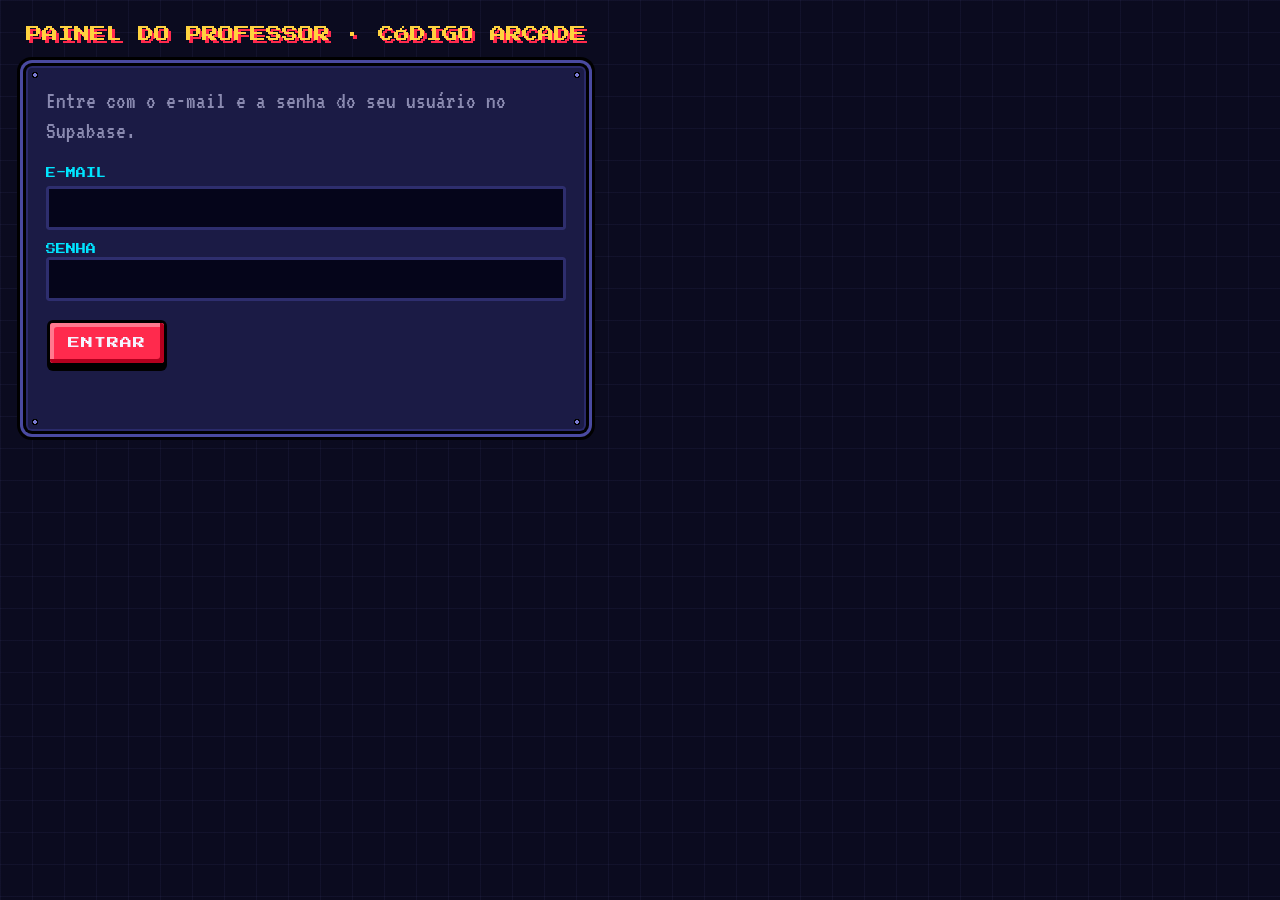
<file: jogo/professor.html>
<!DOCTYPE html>
<html lang="pt-BR">
<head>
<meta charset="UTF-8">
<meta name="viewport" content="width=device-width, initial-scale=1.0">
<title>Painel do Professor – Código Arcade</title>
<link rel="stylesheet" href="css/estilo.css">
<style>
body{padding:16px}
h1{font-family:var(--px);font-size:16px;color:var(--yellow);text-shadow:3px 3px 0 var(--red);line-height:1.6;margin:6px 10px}
.row{display:flex;gap:12px;align-items:center;flex-wrap:wrap}
.row .inp{width:auto;min-width:220px;font-size:24px}
.cards{display:grid;grid-template-columns:repeat(auto-fit,minmax(170px,1fr));gap:14px}
.card{background:#22224a;box-shadow:0 0 0 3px #000;padding:12px;text-align:center;border-radius:3px}
.card b{display:block;font-family:var(--px);font-size:20px;margin-bottom:6px}
.tw{overflow-x:auto}
table{border-collapse:collapse;width:100%;min-width:980px;font-size:22px}
th{font-family:var(--px);font-size:9px;color:var(--cyan);text-align:left;padding:8px 6px;border-bottom:3px solid var(--line);cursor:pointer;white-space:nowrap}
td{padding:4px 6px;border-bottom:1px solid #2a2a5a;white-space:nowrap;vertical-align:middle}
tr:hover td{background:#22224a}
td canvas{height:46px;width:auto}
.f{display:inline-block;width:24px;text-align:center;margin-right:2px;background:#05051a}
.f.s0{color:#33335a}.f.s1{color:#e0884a}.f.s2{color:#d8d8e8}.f.s3{color:var(--yellow)}
.cod{color:var(--green)}
.mini{font-family:var(--px);font-size:8px;padding:3px 5px;color:#000;border-radius:2px}
.err{color:#ff8095}
</style>
</head>
<body>
<h1>PAINEL DO PROFESSOR · CÓDIGO ARCADE</h1>

<div class="box" id="login" style="max-width:560px">
  <p id="aviso" style="margin-bottom:10px;color:var(--gray)">Entre com o e-mail e a senha do seu usuário no Supabase.</p>
  <label class="px" style="font-size:10px;color:var(--cyan)">E-MAIL</label>
  <input class="inp" id="email" type="email" autocomplete="username">
  <label class="px" style="font-size:10px;color:var(--cyan);display:block;margin-top:12px">SENHA</label>
  <input class="inp" id="senha" type="password" autocomplete="current-password">
  <div class="mt"><button class="btn" id="bEntrar">ENTRAR</button></div>
  <p class="msg" id="lMsg"></p>
</div>

<div id="painel" style="display:none">
  <div class="box">
    <div class="row">
      <button class="btn cy" data-aba="alunos">ALUNOS</button>
      <button class="btn dk" data-aba="turmas">TURMAS</button>
      <span style="flex:1"></span>
      <button class="btn dk sm" id="bSair">SAIR</button>
    </div>
  </div>

  <div id="abaAlunos">
    <div class="box"><div class="row">
      <span>Turma:</span><select class="inp" id="fTurma"></select>
      <span>Buscar:</span><input class="inp" id="fBusca" placeholder="nome, nick ou e-mail...">
      <button class="btn cy" id="bAtualizar">↻ ATUALIZAR</button>
      <button class="btn dk" id="bCsv">⬇ CSV</button>
    </div></div>
    <div class="box cards" id="cards"></div>
    <div class="box">
      <p style="color:var(--gray);margin-bottom:10px">Clique no título da coluna para ordenar. Em cada fase: <span class="f s3">3</span> estrelas · <span class="f s0">·</span> não fez. O código do troféu é o mesmo que o aluno envia no AVA.</p>
      <div class="tw"><table id="tab"></table></div>
    </div>
  </div>

  <div id="abaTurmas" style="display:none">
    <div class="box">
      <div class="row"><input class="inp" id="novaTurma" placeholder="Nome da turma (ex.: 2º DS – Tarde)"><button class="btn gr" id="bCriarTurma">CRIAR TURMA</button></div>
      <div id="listaTurmas" class="mt"></div>
    </div>
  </div>
</div>

<script src="js/config.js?v=10"></script>
<script src="js/dados.js?v=10"></script>
<script src="js/avatar.js?v=10"></script>
<script src="mundos/mundos.js?v=10"></script>
<script src="mundos/mundo1.js?v=10"></script>
<script src="mundos/mundo2.js?v=10"></script>
<script src="mundos/mundo3.js?v=10"></script>
<script>
const $ = s => document.querySelector(s);
const esc = s => String(s == null ? "" : s).replace(/&/g, "&amp;").replace(/</g, "&lt;");
const semAcento = s => s.normalize("NFD").replace(/[̀-ͯ]/g, "");
function fnv(str) { let h = 0x811c9dc5; for (let i = 0; i < str.length; i++) { h ^= str.charCodeAt(i); h = Math.imul(h, 0x01000193) >>> 0; } return h >>> 0; }
function codigoVerif(...p) { return "CA-" + fnv(p.join("|") + "|codigoarcade").toString(16).toUpperCase().padStart(8, "0").slice(0, 6); }
const P = DADOS.professor;
let JWT = null, LISTA = [], TURMAS = [], ordem = { k: "estrelas", dir: -1 };

if (!P.online) { $("#aviso").innerHTML = '<span class="err">O jogo está no MODO OFFLINE: preencha SUPABASE_URL e SUPABASE_ANON_KEY no arquivo js/config.js para usar o painel.</span>'; $("#bEntrar").disabled = true; }
try { JWT = sessionStorage.getItem("ca_prof"); } catch (e) {}
if (JWT) abrir();

$("#bEntrar").onclick = async () => {
  $("#lMsg").textContent = "Entrando...";
  try { JWT = await P.login($("#email").value.trim(), $("#senha").value); try { sessionStorage.setItem("ca_prof", JWT); } catch (e) {} abrir(); }
  catch (e) { $("#lMsg").innerHTML = `<span class="err">${esc(e.message)}</span>`; }
};
$("#senha").addEventListener("keydown", e => { if (e.key === "Enter") $("#bEntrar").click(); });
$("#bSair").onclick = () => { try { sessionStorage.removeItem("ca_prof"); } catch (e) {} location.reload(); };
document.querySelectorAll("[data-aba]").forEach(b => b.onclick = () => {
  const a = b.dataset.aba; $("#abaAlunos").style.display = a === "alunos" ? "" : "none"; $("#abaTurmas").style.display = a === "turmas" ? "" : "none";
  document.querySelectorAll("[data-aba]").forEach(x => x.className = "btn " + (x === b ? "cy" : "dk"));
  if (a === "turmas") carregarTurmas();
});

async function abrir() {
  try {
    TURMAS = await P.rpc("admin_turmas", {}, JWT);
  } catch (e) {
    try { sessionStorage.removeItem("ca_prof"); } catch (x) {}
    JWT = null;
    $("#lMsg").innerHTML = `<span class="err">${/sem_permissao/.test(e.message) ? "Este usuário ainda não é professor. Rode no SQL Editor o comando do final do arquivo schema.sql." : "Sessão expirada ou erro: " + esc(e.message)}</span>`;
    return;
  }
  $("#login").style.display = "none"; $("#painel").style.display = "";
  $("#fTurma").innerHTML = `<option value="">Todas</option>` + TURMAS.map(t => `<option value="${t.id}">${esc(t.nome)}</option>`).join("");
  carregar();
}
$("#bAtualizar").onclick = carregar;
$("#fTurma").onchange = carregar; $("#fBusca").oninput = desenhar;

async function carregar() {
  const t = $("#fTurma").value;
  try { LISTA = await P.rpc("admin_listar", { p_turma: t ? Number(t) : null }, JWT); desenhar(); }
  catch (e) { alert("Erro ao carregar: " + e.message); }
}
const somaMundo = (a, n) => FASES.filter(f => f.mundo === n).reduce((s, f) => s + ((a.progresso[f.id] || {}).estrelas || 0), 0);
function trofeus(a) {
  return MUNDOS.filter(m => FASES.some(f => f.mundo === m.n)).map(m => {
    const fs = FASES.filter(f => f.mundo === m.n);
    if (!fs.every(f => (a.progresso[f.id] || {}).estrelas > 0)) return "";
    const e = fs.reduce((s, f) => s + a.progresso[f.id].estrelas, 0), x = fs.reduce((s, f) => s + a.progresso[f.id].xp, 0);
    return `M${m.n}: ${codigoVerif(a.turma, semAcento(a.nome).toLowerCase(), "m" + m.n, e, x)}`;
  }).filter(Boolean).join("<br>");
}
function desenhar() {
  const b = $("#fBusca").value.trim().toLowerCase();
  const L = LISTA.filter(a => !b || (a.nome + " " + (a.nick || "") + " " + (a.email || "")).toLowerCase().includes(b)).map(a => Object.assign(a, { fases: Object.values(a.progresso || {}).filter(x => x.estrelas > 0).length }))
    .sort((x, y) => { const va = x[ordem.k], vb = y[ordem.k]; return (typeof va === "string" ? va.localeCompare(vb) : (va - vb)) * ordem.dir; });
  const tot = FASES.length;
  const media = k => L.length ? (L.reduce((s, a) => s + a[k], 0) / L.length).toFixed(1) : 0;
  const ativos7 = L.filter(a => Date.now() - new Date(a.ultimo_acesso) < 7 * 864e5).length;
  $("#cards").innerHTML = `<div class="card"><b style="color:var(--cyan)">${L.length}</b>alunos</div><div class="card"><b style="color:var(--green)">${ativos7}</b>jogaram nos últimos 7 dias</div>
    <div class="card"><b style="color:var(--yellow)">${media("fases")}</b>fases em média (de ${tot})</div><div class="card"><b style="color:var(--yellow)">${media("estrelas")}</b>estrelas em média (de ${tot * 3})</div>`;
  const cols = [["", ""], ["nome", "ALUNO"], ["nick", "NICK"], ["turma", "TURMA"], ["estrelas", "★"], ["xp", "XP"], ["moedas", "MOEDAS"], ["fases", "FASES"], ["", "POR FASE"], ["ultimo_acesso", "ÚLTIMO ACESSO"], ["", "TROFÉUS"], ["", ""]];
  const tab = $("#tab");
  tab.innerHTML = `<tr>${cols.map(([k, n]) => `<th data-k="${k}">${n}${ordem.k === k && k ? (ordem.dir > 0 ? " ▲" : " ▼") : ""}</th>`).join("")}</tr>`;
  L.forEach(a => {
    const tr = document.createElement("tr");
    const fs = MUNDOS.filter(m => FASES.some(f => f.mundo === m.n)).map(m => `<span class="mini" style="background:${m.cor}">M${m.n}</span> ` + FASES.filter(f => f.mundo === m.n).map(f => { const s = (a.progresso[f.id] || {}).estrelas || 0; return `<span class="f s${s}" title="${esc(f.titulo)}">${s || "·"}</span>`; }).join("")).join(" ");
    const ult = a.ultimo_acesso ? new Date(a.ultimo_acesso).toLocaleString("pt-BR", { day: "2-digit", month: "2-digit", hour: "2-digit", minute: "2-digit" }) : "";
    tr.innerHTML = `<td></td><td>${esc(a.nome)}${a.bloqueado ? ' <span class="mini" style="background:#ff8095">BLOQUEADO</span>' : ""}<br><small style="color:var(--gray)">${esc(a.email || "")}</small></td><td>${esc(a.nick || "")}</td><td>${esc(a.turma)}</td><td style="color:var(--yellow)">${a.estrelas}</td><td style="color:var(--green)">${a.xp}</td><td style="color:var(--yellow)">${a.moedas}</td><td>${a.fases}/${tot}</td><td>${fs}</td><td>${ult}</td><td class="cod">${trofeus(a)}</td>
      <td>${a.sem_senha ? '<span class="mini" style="background:var(--yellow)">SENHA RESETADA</span>' : '<button class="btn dk sm" data-r>RESETAR SENHA</button>'} <button class="btn gr sm" data-m>+ MOEDAS</button> <button class="btn sm" data-x>APAGAR</button></td>`;
    const c = document.createElement("canvas"); AVATAR.desenhar(c, a.avatar, 1, true, { retrato: true }); tr.firstChild.appendChild(c);
    const br = tr.querySelector("[data-r]");
    if (br) br.onclick = async () => { if (!confirm(`Resetar a senha de ${a.nome}?\nNo próximo acesso, a senha que ele digitar (mínimo 6 caracteres) passa a valer.`)) return; await P.rpc("admin_resetar_senha", { p_aluno: a.id }, JWT); carregar(); };
    tr.querySelector("[data-m]").onclick = async () => { const q = parseInt(prompt(`Quantas moedas dar para ${a.nome}? (use número negativo para tirar)`, "50"), 10); if (!q) return; await P.rpc("admin_dar_moedas", { p_aluno: a.id, p_qtd: q }, JWT); carregar(); };
    tr.querySelector("[data-x]").onclick = async () => { if (!confirm(`APAGAR ${a.nome} e todo o progresso? Isso não pode ser desfeito.`)) return; await P.rpc("admin_apagar_aluno", { p_aluno: a.id }, JWT); carregar(); };
    tab.appendChild(tr);
  });
  tab.querySelectorAll("th").forEach(th => th.onclick = () => { const k = th.dataset.k; if (!k) return; ordem = { k, dir: ordem.k === k ? -ordem.dir : (k === "nome" || k === "turma" ? 1 : -1) }; desenhar(); });
}
$("#bCsv").onclick = () => {
  const linhas = [["Turma", "Aluno", "Nick", "E-mail", "Estrelas", "XP", "Moedas", "Fases", ...FASES.map(f => f.id), "Último acesso"]];
  LISTA.forEach(a => linhas.push([a.turma, a.nome, a.nick, a.email, a.estrelas, a.xp, a.moedas, a.fases, ...FASES.map(f => (a.progresso[f.id] || {}).estrelas || 0), a.ultimo_acesso]));
  const csv = "﻿" + linhas.map(l => l.map(v => `"${String(v).replace(/"/g, '""')}"`).join(";")).join("\n");
  const u = URL.createObjectURL(new Blob([csv], { type: "text/csv" })); const el = document.createElement("a"); el.href = u; el.download = "codigo-arcade.csv"; el.click(); URL.revokeObjectURL(u);
};
async function carregarTurmas() {
  TURMAS = await P.rpc("admin_turmas", {}, JWT);
  $("#listaTurmas").innerHTML = TURMAS.map(t => `<div class="row" style="padding:8px 0;border-bottom:1px solid #2a2a5a"><span style="flex:1">${esc(t.nome)} <small style="color:var(--gray)">· ${t.alunos} alunos</small></span>
    <button class="btn sm ${t.ativa ? "dk" : "gr"}" data-t="${t.id}" data-a="${!t.ativa}">${t.ativa ? "ESCONDER DO JOGO" : "MOSTRAR NO JOGO"}</button></div>`).join("");
  document.querySelectorAll("[data-t]").forEach(b => b.onclick = async () => { await P.rpc("admin_ativar_turma", { p_turma: Number(b.dataset.t), p_ativa: b.dataset.a === "true" }, JWT); carregarTurmas(); });
}
$("#bCriarTurma").onclick = async () => { const n = $("#novaTurma").value.trim(); if (!n) return; await P.rpc("admin_criar_turma", { p_nome: n }, JWT); $("#novaTurma").value = ""; carregarTurmas(); };
</script>
</body>
</html>
</file>
<file: jogo/css/estilo.css>
/* ============================================================
   CÓDIGO ARCADE – ESTILO (pixel art / fliperama)
   ============================================================ */
@font-face{font-family:"Press Start 2P";src:url(../fontes/press-start-2p.woff2) format("woff2");font-display:swap}
@font-face{font-family:"VT323";src:url(../fontes/vt323.woff2) format("woff2");font-display:swap}
:root{
  --bg:#0b0b1f; --panel:#1b1b45; --line:#2e2e6e; --borda:#4a4aa0; --rebite:#7a7ad0;
  --red:#ff2a4d; --red-d:#b3001e; --cyan:#00e5ff; --yellow:#ffd23f; --green:#39ff6a; --pink:#ff5fa8; --white:#f4f4ff; --gray:#8a8ab0;
  --px:"Press Start 2P", monospace; --txt:"VT323", "Courier New", monospace;
}
*{box-sizing:border-box;margin:0;padding:0}
html,body{min-height:100%}
body{background:var(--bg);color:var(--white);font-family:var(--txt);font-size:24px;line-height:1.25;overflow-x:hidden;
  background-image:linear-gradient(rgba(122,122,208,.07) 1px,transparent 1px),linear-gradient(90deg,rgba(122,122,208,.07) 1px,transparent 1px);background-size:32px 32px}
.crt{position:fixed;inset:0;pointer-events:none;z-index:999;background:repeating-linear-gradient(0deg,rgba(0,0,0,.16) 0 2px,transparent 2px 4px)}
.crt::after{content:"";position:absolute;inset:0;box-shadow:inset 0 0 120px rgba(0,0,0,.5)}
canvas{image-rendering:pixelated;image-rendering:crisp-edges}
b{color:var(--yellow);font-weight:normal}
code{font-family:var(--txt);color:var(--cyan)}
h1,h2,h3,.px{font-family:var(--px);font-weight:normal;line-height:1.5}
.pxi{vertical-align:-2px;image-rendering:pixelated}
.tela{display:none;min-height:100vh;padding-bottom:40px}
.tela.on{display:block;animation:entra .35s steps(5)}
@keyframes entra{from{opacity:0;transform:translateY(12px)}to{opacity:1;transform:none}}
@keyframes blink{50%{opacity:0}}
@keyframes bob{50%{transform:translateY(-6px)}}
@keyframes shake{25%{transform:translateX(-6px)}75%{transform:translateX(6px)}}
.blink{animation:blink 1s steps(2) infinite}
.pisca{animation:blink 1s steps(2) infinite}
.wrap{max-width:1000px;margin:0 auto;padding:0 16px}
.center{text-align:center}.mt{margin-top:16px}

/* ---------- botões ---------- */
.btn{font-family:var(--px);font-size:12px;border:none;cursor:pointer;color:var(--white);background:var(--red);padding:14px 18px;position:relative;border-radius:3px;
  box-shadow:inset -4px -4px 0 var(--red-d),inset 4px 4px 0 #ff7a8f,0 0 0 3px #000,0 5px 0 3px #000;margin:6px 4px;transition:transform .05s;text-transform:uppercase;letter-spacing:1px}
.btn:hover{filter:brightness(1.15)}
.btn:active{transform:translateY(3px);box-shadow:inset -4px -4px 0 var(--red-d),inset 4px 4px 0 #ff7a8f,0 0 0 3px #000,0 2px 0 3px #000}
.btn.cy{background:#0094b3;box-shadow:inset -4px -4px 0 #005a6e,inset 4px 4px 0 #5cefff,0 0 0 3px #000,0 5px 0 3px #000}
.btn.gr{background:#13a83a;box-shadow:inset -4px -4px 0 #0a6322,inset 4px 4px 0 #6bff8f,0 0 0 3px #000,0 5px 0 3px #000}
.btn.yl{background:#e0a800;color:#1a1a1a;box-shadow:inset -4px -4px 0 #8a6500,inset 4px 4px 0 #ffe680,0 0 0 3px #000,0 5px 0 3px #000}
.btn.dk{background:#2e2e6e;box-shadow:inset -4px -4px 0 #1b1b45,inset 4px 4px 0 #4a4aa0,0 0 0 3px #000,0 5px 0 3px #000}
.btn.sm{font-size:9px;padding:9px 10px}
.btn:disabled{opacity:.45;cursor:default;filter:none}

/* ---------- painéis com rebites ---------- */
.box{background-color:var(--panel);border-radius:6px;padding:20px;margin:18px 10px;
  box-shadow:0 0 0 3px #000,0 0 0 6px var(--borda),0 0 0 9px #000,inset 0 0 0 2px #2a2a6a;
  background-image:radial-gradient(circle at 9px 9px,var(--rebite) 0 2px,#000 2px 3px,transparent 3px),radial-gradient(circle at calc(100% - 9px) 9px,var(--rebite) 0 2px,#000 2px 3px,transparent 3px),
    radial-gradient(circle at 9px calc(100% - 9px),var(--rebite) 0 2px,#000 2px 3px,transparent 3px),radial-gradient(circle at calc(100% - 9px) calc(100% - 9px),var(--rebite) 0 2px,#000 2px 3px,transparent 3px)}
.moldura{padding:6px;background:#141436;border-radius:4px;box-shadow:0 0 0 3px #000,0 0 0 6px var(--borda),0 0 0 9px #000;line-height:0;display:inline-block}
.inp{width:100%;font-family:var(--txt);font-size:28px;background:#05051a;color:var(--yellow);border:none;box-shadow:inset 0 0 0 3px var(--line);padding:8px 12px;outline:none;border-radius:3px}
.inp:focus{box-shadow:inset 0 0 0 3px var(--cyan)}
select.inp{appearance:none;-webkit-appearance:none;cursor:pointer;padding-right:44px;background:#05051a url("data:image/svg+xml,%3Csvg xmlns='http://www.w3.org/2000/svg' viewBox='0 0 7 4' shape-rendering='crispEdges'%3E%3Cpath fill='%23ffd23f' d='M0 0h7v1H0zM1 1h5v1H1zM2 2h3v1H2zM3 3h1v1H3z'/%3E%3C/svg%3E") no-repeat right 14px center/22px 13px}
.tag{font-family:var(--px);font-size:9px;padding:6px 8px;color:#000;border-radius:2px}

/* ---------- início ---------- */
.logo{text-align:center;padding:40px 0 10px}
.logo h1{font-size:40px;color:var(--yellow);text-shadow:4px 4px 0 var(--red),8px 8px 0 #000;letter-spacing:2px}
.logo h1 span{display:block;font-size:18px;color:var(--cyan);text-shadow:3px 3px 0 #000;margin-top:14px}
.sprites{display:flex;justify-content:center;gap:26px;margin:16px 0 14px;flex-wrap:wrap}
.sprites .moldura{animation:bob 1.4s steps(2) infinite}.sprites .moldura:nth-child(2){animation-delay:.35s}.sprites .moldura:nth-child(3){animation-delay:.7s}
.start{font-family:var(--px);font-size:14px;text-align:center;margin:18px 0}
.login{max-width:540px;margin:0 auto}
.login label{display:block;font-family:var(--px);font-size:10px;color:var(--cyan);margin:14px 0 6px}
.msg{margin-top:12px;min-height:30px;color:var(--yellow)}
.msg.err{color:#ff8095}
.foot{font-family:var(--px);font-size:8px;color:var(--gray);text-align:center;margin-top:28px;line-height:2}

/* ---------- HUD ---------- */
.hud{position:sticky;top:0;z-index:50;background:#06061a;box-shadow:0 4px 0 #000,0 8px 0 var(--line);padding:6px 12px;display:flex;align-items:center;gap:8px;flex-wrap:wrap}
.hud .who{display:flex;align-items:center;gap:10px;margin-right:auto}
.hud .who canvas{height:50px;width:auto;box-shadow:0 0 0 3px #000;border-radius:3px}
.hud .nm{font-family:var(--px);font-size:10px;line-height:1.8}
.hud .nm small{display:block;color:var(--gray);font-size:8px}
.stat{font-family:var(--px);font-size:11px;padding:7px 9px;background:#14143a;box-shadow:0 0 0 3px #000;border-radius:3px}
.stat.st{color:var(--yellow)}.stat.xp{color:var(--green)}
.sync{font-size:20px;color:var(--gray)}.sync.ok{color:var(--green)}.sync.off{color:var(--yellow)}

/* ---------- títulos ---------- */
.fhead{display:flex;align-items:center;gap:12px;flex-wrap:wrap;margin:20px 10px 6px}
.fhead h2{font-size:15px;color:var(--yellow);text-shadow:3px 3px 0 #000}

/* ---------- mundos ---------- */
.mundos{display:grid;grid-template-columns:repeat(auto-fill,minmax(270px,1fr));gap:22px;margin:16px 10px}
.mcard{position:relative;cursor:pointer;background:var(--panel);border-radius:6px;overflow:hidden;box-shadow:0 0 0 3px #000,0 0 0 6px var(--borda),0 0 0 9px #000;transition:transform .15s steps(3)}
.mcard:hover{transform:translateY(-6px)}
.mcard canvas{display:block;width:100%;height:150px}
.mcard .info{padding:12px 14px}
.mcard .info .px{font-size:11px}
.mcard .info small{display:block;color:var(--gray);font-size:20px;margin-top:4px}
.mcard .num{position:absolute;top:10px;left:10px;font-family:var(--px);font-size:11px;color:#000;padding:6px 8px;border-radius:2px;box-shadow:0 0 0 3px #000}
.mcard .barra{height:12px;background:#05051a;box-shadow:inset 0 0 0 2px var(--line);margin-top:10px;border-radius:2px}
.mcard .barra i{display:block;height:100%;background:var(--green);border-radius:2px}
.mcard.breve{cursor:not-allowed}
.mcard.breve canvas{filter:grayscale(.8) brightness(.45)}
.mcard .selo{position:absolute;top:56px;left:0;right:0;text-align:center;font-family:var(--px);font-size:12px;color:var(--yellow);text-shadow:3px 3px 0 #000}

/* ---------- mapa de fases ---------- */
.trilha{position:relative;margin:18px auto 10px;box-shadow:0 0 0 4px #000,0 0 0 8px var(--borda),0 0 0 11px #000;border-radius:6px;overflow:hidden}
.trilha canvas.cenario{position:absolute;inset:0;width:100%;height:100%}
.trilha > svg{position:absolute;inset:0;width:100%;height:100%;overflow:visible;z-index:1}
.trilha .banner{position:absolute;top:26px;left:50%;transform:translateX(-50%);width:min(640px,88%);z-index:3;font-family:var(--px);text-align:center;padding:14px 10px;color:#000;font-size:13px;border-radius:3px;box-shadow:0 0 0 4px #000,6px 6px 0 4px rgba(0,0,0,.35)}
.trilha .banner small{display:block;font-family:var(--txt);font-size:22px;margin-top:6px}
.no{font-family:var(--txt);position:absolute;width:78px;height:78px;transform:translate(-50%,-50%);border:none;cursor:pointer;z-index:2;border-radius:3px;color:#fff}
.no .num{font-family:var(--px);font-size:20px;text-shadow:3px 3px 0 #000}
.no.livre{background:#4a4ad0;box-shadow:0 0 0 4px #000,inset -7px -7px 0 #2c2c8a,inset 7px 7px 0 #7f7ff0}
.no.feito{background:var(--cor,#ff2a4d);box-shadow:0 0 0 4px #000,inset -7px -7px 0 rgba(0,0,0,.35),inset 7px 7px 0 rgba(255,255,255,.35)}
.no.lock{cursor:not-allowed}
.no.caixote{background:repeating-linear-gradient(0deg,#a06838 0 15px,#7a4a24 15px 18px);box-shadow:0 0 0 4px #000,inset 0 0 0 6px #6b3f1d,inset 0 0 0 9px #c08048}
.no.pedra{background:#7e8296;box-shadow:0 0 0 4px #000,inset -7px -7px 0 #545868,inset 7px 7px 0 #a8acc0,inset 0 0 0 11px #6e7286}
.no.atual{animation:pulse 1s steps(2) infinite}
@keyframes pulse{50%{box-shadow:0 0 0 4px #000,0 0 0 10px var(--yellow),inset -7px -7px 0 #2c2c8a,inset 7px 7px 0 #7f7ff0}}
.no.boss{width:100px;height:100px}
.no .stars{position:absolute;left:50%;bottom:-22px;transform:translateX(-50%);display:flex;gap:2px;filter:drop-shadow(2px 2px 0 #000)}
.no .cad{display:block;line-height:0;filter:drop-shadow(2px 2px 0 #000)}
.no .tt{position:absolute;left:calc(100% + 12px);top:50%;transform:translateY(-50%);font-size:22px;white-space:nowrap;text-align:left;pointer-events:none;color:#fff;
  text-shadow:2px 0 0 #000,-2px 0 0 #000,0 2px 0 #000,0 -2px 0 #000,2px 2px 0 #000,-2px -2px 0 #000,2px -2px 0 #000,-2px 2px 0 #000}
.no.esq .tt{left:auto;right:calc(100% + 12px);text-align:right}
.eu{position:absolute;pointer-events:none;animation:bob 1s steps(2) infinite;z-index:4;filter:drop-shadow(3px 3px 0 rgba(0,0,0,.4))}

/* ---------- fase ---------- */
.dialogo{display:flex;gap:18px;align-items:flex-start}
.dialogo .moldura{flex:none}
.fala{flex:1;min-height:130px}
.fala .quem{font-family:var(--px);font-size:10px;color:var(--pink);margin-bottom:8px}
.code{background:#05051a;box-shadow:inset 0 0 0 3px #2a2a5a;padding:12px 14px;font-family:var(--txt);font-size:24px;white-space:pre;overflow-x:auto;line-height:1.3;margin:12px 0;color:#d4d4ff;border-radius:3px}
.kw{color:#ff6ec7}.st{color:#ffb86b}.cm{color:#6a9955}.bi{color:#ffe66d}.fn{color:#7dd3fc}.nm{color:#b5f5a5}.df{color:#00e5ff}
.passos{list-style:none;counter-reset:p;margin:14px 0;display:grid;gap:8px}
.passos li{counter-increment:p;background:#22224a;padding:8px 12px 8px 54px;position:relative;box-shadow:0 0 0 2px #000;border-radius:3px}
.passos li::before{content:counter(p);position:absolute;left:10px;top:50%;transform:translateY(-50%);font-family:var(--px);font-size:12px;width:30px;height:30px;display:grid;place-items:center;background:var(--red);box-shadow:0 0 0 2px #000}
.fluxo-box{background:#05051a;box-shadow:inset 0 0 0 3px #2a2a5a;padding:14px;margin:12px 0;text-align:center;border-radius:3px}
.slot{display:inline-block;min-width:110px;text-align:center;border:3px dashed var(--yellow);color:var(--yellow);animation:blink 1s steps(2) infinite;padding:0 6px}
.slot.ok{border-style:solid;border-color:var(--green);color:var(--green);animation:none;background:rgba(57,255,106,.12)}
.prog{display:flex;align-items:center;gap:12px;margin:10px}
.bar{flex:1;height:20px;background:#05051a;box-shadow:0 0 0 3px #000,inset 0 0 0 2px var(--line);display:flex;padding:3px;gap:3px;border-radius:3px}
.bar i{flex:1;background:#22224a}
.bar i.ok{background:var(--green)}.bar i.now{background:var(--yellow);animation:blink 1s steps(2) infinite}
.meter{font-size:28px;letter-spacing:2px;color:var(--yellow);text-shadow:2px 2px 0 #000;min-width:96px;text-align:right}
.meter .off{color:#33335a}
.perg{font-size:28px;margin-bottom:6px;white-space:pre-line}
.tipo{font-family:var(--px);font-size:9px;color:var(--cyan);margin-bottom:10px}
.ops{display:grid;grid-template-columns:1fr 1fr;gap:12px;margin-top:12px}
.op{font-family:var(--txt);font-size:25px;text-align:left;background:#22224a;color:var(--white);border:none;cursor:pointer;padding:12px 14px;box-shadow:0 0 0 3px #000,inset -4px -4px 0 #15153a;white-space:pre-wrap;border-radius:3px}
.op:hover{background:#2e2e6e}
.op.mono{background:#05051a;color:#cfe;box-shadow:0 0 0 3px #000,inset 0 0 0 2px #2a2a5a}
.op.err{background:#5a0f1e;color:#ffb3c0;animation:shake .35s steps(4)}
.op.ok{background:#0f5a26;color:#b8ffcb}
.op:disabled{cursor:default}
.op.forma{text-align:center;padding:8px}
.op.forma small{display:block;font-size:20px;color:var(--gray)}
.chips{display:flex;flex-wrap:wrap;gap:12px;margin-top:6px}
.chips .op{padding:10px 16px}
.linhas{background:#05051a;box-shadow:inset 0 0 0 3px #2a2a5a;margin:10px 0;padding:8px 0;border-radius:3px}
.lin{display:flex;cursor:pointer;font-size:24px;white-space:pre;padding:3px 0}
.lin:hover{background:#22224a}
.lin .n{width:46px;text-align:right;padding-right:14px;color:#55557a;flex:none}
.lin.err{background:#5a0f1e;animation:shake .35s steps(4)}
.lin.ok{background:#0f5a26}
.ordem{display:grid;grid-template-columns:1fr 1fr;gap:14px}
.ordem h4{font-family:var(--px);font-size:9px;color:var(--cyan);margin-bottom:8px}
.pool,.resp{min-height:120px;background:#05051a;box-shadow:inset 0 0 0 3px #2a2a5a;padding:8px;display:flex;flex-direction:column;gap:8px;border-radius:3px}
.peca{font-size:23px;white-space:pre;background:#22224a;padding:6px 10px;cursor:pointer;box-shadow:0 0 0 2px #000;text-align:left;color:var(--white);border:none;font-family:var(--txt);overflow-x:auto;border-radius:3px}
.peca.txt{white-space:normal}
.peca:hover{background:#3a3a8a}
.resp .peca{background:#1b3a5a}
.peca.bad{background:#5a0f1e}
.dica{margin-top:14px;padding:12px 14px;background:#3a0a1e;box-shadow:0 0 0 3px #000;color:#ffc2cf;display:none;border-radius:3px}
.dica.on{display:block;animation:entra .3s steps(4)}
.dica b{color:#fff}
.acerto{margin-top:14px;padding:12px 14px;background:#0a3a1a;box-shadow:0 0 0 3px #000;color:#b8ffcb;display:none;align-items:center;justify-content:space-between;gap:12px;flex-wrap:wrap;border-radius:3px}
.acerto.on{display:flex;animation:entra .3s steps(4)}
.acerto .px{font-size:12px;color:var(--green)}
.digita{display:flex;gap:10px;flex-wrap:wrap;margin-top:10px}
.digita .inp{flex:1;min-width:220px}
.xpfloat{position:fixed;font-family:var(--px);color:var(--green);font-size:16px;pointer-events:none;z-index:200;animation:sobe 1s steps(8) forwards;text-shadow:2px 2px 0 #000}
@keyframes sobe{to{transform:translateY(-70px);opacity:0}}

/* ---------- resultado ---------- */
.res{text-align:center;padding-top:30px}
.res h2{font-size:22px;color:var(--yellow);text-shadow:3px 3px 0 var(--red)}
.big{font-size:80px;letter-spacing:10px;margin:18px 0;color:#33335a}
.big span{display:inline-block}
.big span.on{color:var(--yellow);animation:pop .5s steps(5) both;text-shadow:4px 4px 0 #000}
.big span:nth-child(2){animation-delay:.35s}.big span:nth-child(3){animation-delay:.7s}
@keyframes pop{0%{transform:scale(0)}70%{transform:scale(1.4)}100%{transform:scale(1)}}
.unl{margin:14px auto;max-width:660px;text-align:left;display:flex;gap:16px;align-items:center}
.unl .px{font-size:10px;color:var(--cyan);margin-bottom:6px}

/* ---------- editor de avatar ---------- */
.ed{display:grid;grid-template-columns:330px 1fr;gap:10px;align-items:start}
.prev{text-align:center}
.prev .palco{display:inline-block;margin:6px 0 14px}
.tabs{display:flex;flex-wrap:wrap;gap:4px;margin-bottom:14px}
.tabs .btn{font-size:9px;padding:9px 10px;margin:4px}
.tabs .btn.on{background:var(--yellow);color:#000;box-shadow:inset -4px -4px 0 #8a6500,0 0 0 3px #000,0 5px 0 3px #000}
.secao{font-family:var(--px);font-size:9px;color:var(--cyan);margin:14px 0 8px}
.grade{display:flex;flex-wrap:wrap;gap:12px}
.sw{width:48px;height:48px;border:none;cursor:pointer;box-shadow:0 0 0 3px #000;border-radius:3px}
.sw.on{box-shadow:0 0 0 3px #000,0 0 0 7px var(--yellow)}
.it{width:124px;background:#22224a;border:none;cursor:pointer;padding:8px;color:var(--white);font-family:var(--txt);font-size:19px;box-shadow:0 0 0 3px #000;position:relative;border-radius:3px}
.it canvas{display:block;margin:0 auto 4px}
.it.on{background:#5a4a00;box-shadow:0 0 0 3px #000,0 0 0 7px var(--yellow)}
.it.lock{cursor:not-allowed;color:#77779a}
.it.lock canvas{filter:brightness(.15)}
.it .lk{position:absolute;top:30px;left:0;right:0;display:flex;flex-direction:column;align-items:center;gap:4px;font-family:var(--px);font-size:11px;color:var(--yellow)}

/* ---------- ranking ---------- */
.rk{display:flex;align-items:center;gap:14px;padding:8px 12px;margin:10px 0;background:#22224a;box-shadow:0 0 0 3px #000;border-radius:3px}
.rk.eu2{background:#4a3a00;box-shadow:0 0 0 3px #000,0 0 0 6px var(--yellow)}
.rk canvas{height:62px;width:auto}
.rk .pos{font-family:var(--px);font-size:16px;width:52px;text-align:center;color:var(--cyan)}
.rk .pos.p1{color:#ffd23f}.rk .pos.p2{color:#d8d8e8}.rk .pos.p3{color:#e0884a}
.rk .info{flex:1;font-size:26px}
.rk .info small{display:block;font-size:20px;color:var(--gray)}
.rk .pts{font-family:var(--px);font-size:12px;color:var(--yellow);text-align:right;line-height:2}
.rk .pts span{color:var(--green)}

/* ---------- caderno ---------- */
.cad-item{margin:12px 0;padding:14px 16px;background:#f4ecd8;color:#2a2230;border-radius:3px;box-shadow:0 0 0 3px #000,6px 6px 0 rgba(0,0,0,.35);
  background-image:repeating-linear-gradient(0deg,transparent 0 27px,rgba(80,120,200,.25) 27px 28px)}
.cad-item h3{font-size:11px;color:#b3001e;margin-bottom:8px}
.cad-item p{font-size:24px;line-height:28px}
.cad-item.lock{background:#22224a;color:var(--gray);background-image:none}

/* ---------- certificado ---------- */
.cert{text-align:center;max-width:720px;margin:20px auto;padding:30px 20px;background:var(--panel);border-radius:6px;box-shadow:0 0 0 4px #000,0 0 0 8px var(--yellow),0 0 0 12px #000}
.cert h2{font-size:18px;color:var(--yellow);text-shadow:3px 3px 0 var(--red);margin-bottom:6px}
.cert .px{font-size:10px;color:var(--cyan)}
.cert .nome{font-size:40px}
.cert .cod{font-family:var(--px);font-size:22px;color:var(--green);background:#05051a;display:inline-block;padding:12px 18px;margin:16px 0;box-shadow:0 0 0 3px #000;letter-spacing:3px}
.cert table{margin:10px auto;font-size:24px;border-collapse:collapse}
.cert td{padding:4px 14px;text-align:left}
.cert td:first-child{color:var(--gray)}

.modal{position:fixed;inset:0;background:rgba(0,0,20,.85);z-index:300;display:none;align-items:center;justify-content:center;padding:16px}
.modal.on{display:flex}
.modal .box{max-width:520px;text-align:center}
svg.fluxo{display:block;margin:0 auto}

@media(max-width:760px){
  .logo h1{font-size:24px}.logo h1 span{font-size:12px}
  .ops,.ordem{grid-template-columns:1fr}
  .ed{grid-template-columns:1fr}
  .dialogo{flex-direction:column;align-items:center}
  .no .tt{display:none}.no{width:64px;height:64px}.no.boss{width:84px;height:84px}
  .hud .nm{display:none}
  body{font-size:22px}
}

/* ================= QUARTO, LOJA E CONTA ================= */
.hud .who{background:none;border:none;cursor:pointer;color:var(--white);display:flex;align-items:center;gap:10px;margin-right:auto;padding:0}
.hud .who canvas{height:44px;width:auto}
.hud .menu{display:flex;flex-wrap:wrap;gap:2px}
.stat.md{color:var(--yellow)}
.sala{position:relative;margin:14px auto;max-width:960px;background:#06061a;border-radius:6px;box-shadow:0 0 0 4px #000,0 0 0 8px var(--borda),0 0 0 11px #000;overflow:hidden;touch-action:manipulation}
.sala canvas{display:block;width:100%;height:auto;image-rendering:pixelated;image-rendering:crisp-edges;cursor:default}
.chat-sala{display:flex;gap:10px;max-width:960px;margin:10px auto 0}
.chat-sala input{flex:1;min-width:0;font-family:'VT323',monospace;font-size:22px;padding:8px 12px;background:#0c0a1e;color:#fff;border:none;box-shadow:0 0 0 3px #000,0 0 0 6px var(--borda);border-radius:3px}
.chat-sala input:focus{outline:none;box-shadow:0 0 0 3px #000,0 0 0 6px var(--cyan)}
.dica-sala{text-align:center;color:var(--gray);margin:6px 10px;font-size:22px}
.dpad{display:none;position:fixed;right:24px;bottom:24px;z-index:60;width:150px;height:150px;transform:rotate(45deg)}
.dpad button{position:absolute;width:52px;height:52px;border:none;border-radius:8px;background:rgba(46,46,110,.85);color:#fff;font-size:22px;box-shadow:0 0 0 3px #000,0 4px 0 3px #000;touch-action:manipulation;user-select:none}
.dpad button:active{transform:translateY(3px);box-shadow:0 0 0 3px #000}
#dp_cima{left:49px;top:0}#dp_baixo{left:49px;bottom:0}#dp_esq{left:0;top:49px}#dp_dir{right:0;top:49px}
#tQuarto.on ~ .dpad{display:block}
@media (pointer:coarse),(max-width:760px){#tQuarto.on .dpad{display:block}}
.inv{display:flex;flex-wrap:wrap;gap:12px;margin:8px 0}
.inv .it{width:128px}
.row{display:flex;gap:6px;flex-wrap:wrap;align-items:center}
.loja{display:grid;grid-template-columns:repeat(auto-fill,minmax(190px,1fr));gap:20px;margin:18px 10px}
.loja-card{background:var(--panel);border-radius:6px;padding:12px;text-align:center;box-shadow:0 0 0 3px #000,0 0 0 6px var(--borda),0 0 0 9px #000}
.loja-card canvas{display:block;margin:0 auto 6px;max-width:100%}
.loja-card .preco{font-family:var(--px);font-size:13px;color:var(--yellow);margin:8px 0 4px}
.loja-card small{display:block;color:var(--gray);font-size:20px}
.aviso{position:fixed;left:50%;bottom:24px;transform:translate(-50%,120px);background:#0f5a26;color:#b8ffcb;padding:12px 18px;border-radius:4px;box-shadow:0 0 0 3px #000;z-index:400;font-size:24px;transition:transform .25s steps(4);max-width:90vw;text-align:center}
.aviso.on{transform:translate(-50%,0)}
.rk .btn{margin-left:8px}
.prev canvas{max-width:100%}
@media(max-width:760px){
  .hud{padding:6px}
  .hud .menu .btn{font-size:8px;padding:8px 7px}
  .stat{font-size:9px;padding:5px 6px}
  .loja{grid-template-columns:repeat(2,1fr);gap:14px}
}
.sala{max-width:min(960px, calc((100vh - 190px) * 1.288));min-width:min(100%, 320px)}
#qPainel{position:sticky;bottom:0;z-index:30;max-height:44vh;overflow-y:auto;margin-top:6px}

.op.mono{white-space:pre-line;text-align:left}
</file>
